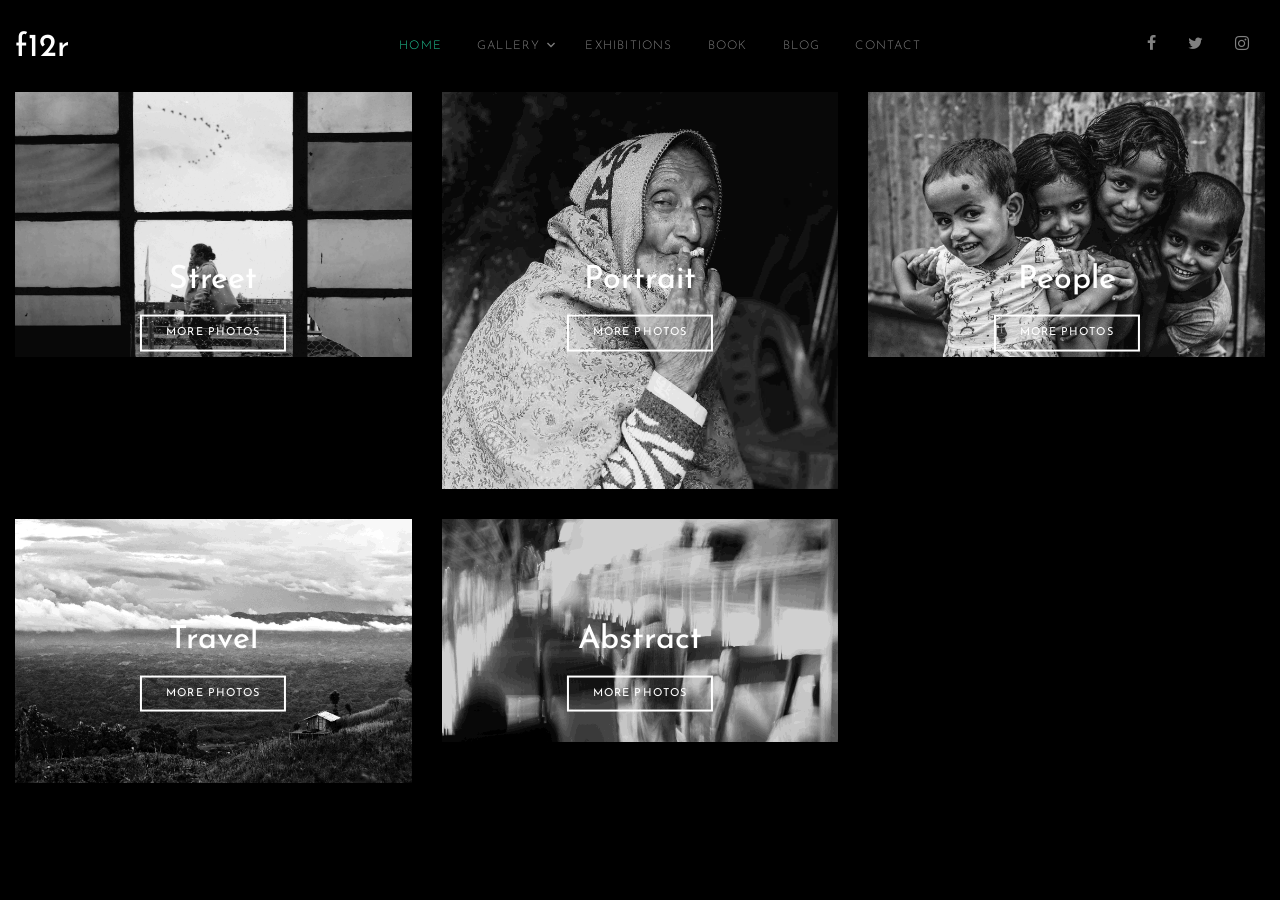
<file: index.html>
<!DOCTYPE html>
<html lang="en">
<head>
  <title>F12R PHOTOGRAPHY &mdash;</title>
  <meta charset="utf-8">
  <meta name="viewport" content="width=device-width, initial-scale=1, shrink-to-fit=no">

  <link href="https://fonts.googleapis.com/css2?family=Josefin+Sans:wght@400;700&family=Roboto+Mono:wght@400;700&display=swap" rel="stylesheet">
  <link rel="stylesheet" href="fonts/icomoon/style.css">

  <link rel="stylesheet" href="css/bootstrap.min.css">
  <link rel="stylesheet" href="css/magnific-popup.css">
  <link rel="stylesheet" href="css/jquery-ui.css">
  <link rel="stylesheet" href="css/owl.carousel.min.css">
  <link rel="stylesheet" href="css/owl.theme.default.min.css">

  <link rel="stylesheet" href="css/lightgallery.min.css">    

  <link rel="stylesheet" href="css/bootstrap-datepicker.css">

  <link rel="stylesheet" href="fonts/flaticon/font/flaticon.css">

  <link rel="stylesheet" href="css/swiper.css">

  <link rel="stylesheet" href="css/aos.css">

  <link rel="stylesheet" href="css/style.css">
<style>
  .site-mobile-menu {
    display: none;
    position: fixed;
    top: 0;
    left: 0;
    width: 100%;
    height: 100%;
    background: #333;
    z-index: 1000;
    overflow-y: auto;
    transition: all 0.3s ease-in-out;
}

.site-mobile-menu.active {
    display: block;
}

.site-mobile-menu .site-mobile-menu-header {
    display: flex;
    justify-content: flex-end;
    padding: 15px;
}

.site-mobile-menu .site-mobile-menu-close span {
    font-size: 24px;
    color: white;
    cursor: pointer;
}

.site-mobile-menu-body ul {
    padding: 20px;
    list-style: none;
}

.site-mobile-menu-body ul li {
    margin-bottom: 10px;
}

.site-mobile-menu-body ul li a {
    color: white;
    text-decoration: none;
    font-size: 18px;
}

.site-mobile-menu-body ul li a:hover {
    color: #f8c471;
}

</style>
</head>
<body>

  <div class="site-wrap">

    <div class="site-mobile-menu">
        <div class="site-mobile-menu-header">
            <div class="site-mobile-menu-close mt-3">
                <span class="icon-close2 js-menu-toggle"></span>
            </div>
        </div>
        <div class="site-mobile-menu-body">
            <ul class="site-menu list-unstyled">
                <li class="active"><a href="index.html">Home</a></li>
                <li class="has-children">
                    <a href="https://flickr.com/photos/fahimmuntashir/">Gallery</a>
                    <ul class="dropdown">
                        <li><a href="https://flickr.com/photos/fahimmuntashir/">Street</a></li>
                        <li><a href="https://portraitmode.io/profile/f12r/">Portrait</a></li>
                        <li><a href="https://portraitmode.io/profile/f12r/">People</a></li>
                        <li><a href="#">Architecture</a></li>
                        <li><a href="#">Animals</a></li>
                        <li><a href="#">Travel</a></li>
                        
                    </ul>
                </li>
                <li><a href="exhibition.html">Exhibitions</a></li>
                <li><a href="books.html">Book</a></li>
                <li><a href="https://fahimmuntashir.com/photography">Blog</a></li>
                <li><a href="contact.html">Contact</a></li>
            </ul>
        </div>
    </div>

    <header class="site-navbar py-3" role="banner">
        <div class="container-fluid">
            <div class="row align-items-center">
                <div class="col-6 col-xl-2" data-aos="fade-down">
                    <h1 class="mb-0"><a href="https://fahimmuntashir.com/" class="text-white h2 mb-0">f12r</a></h1>
                </div>
                <div class="col-10 col-md-8 d-none d-xl-block" data-aos="fade-down">
                    <nav class="site-navigation position-relative text-right text-lg-center" role="navigation">
                        <ul class="site-menu js-clone-nav mx-auto d-none d-lg-block">
                            <li class="active"><a href="index.html">Home</a></li>
                            <li class="has-children">
                                <a href="https://flickr.com/photos/fahimmuntashir/">Gallery</a>
                                <ul class="dropdown">
                                    <li><a href="https://flickr.com/photos/fahimmuntashir/">Street</a></li>
                                    <li><a href="https://portraitmode.io/profile/f12r/">Portrait</a></li>
                                    <li><a href="https://portraitmode.io/profile/f12r/">People</a></li>
                                    <li><a href="#">Architecture</a></li>
                                    <li><a href="#">Animals</a></li>
                                    <li><a href="#">Travel</a></li>
                                </ul>
                            </li>
                            <li><a href="exhibition.html">Exhibitions</a></li>
                            <li><a href="books.html">Book</a></li>
                            <li><a href="https://fahimmuntashir.com/photography">Blog</a></li>
                            <li><a href="contact.html">Contact</a></li>
                        </ul>
                    </nav>
                </div>
                <div class="col-6 col-xl-2 text-right" data-aos="fade-down">
                    <div class="d-none d-xl-inline-block">
                        <ul class="site-menu js-clone-nav ml-auto list-unstyled d-flex text-right mb-0" data-class="social">
                            <li><a href="https://www.facebook.com/f12r.me/" class="pl-0 pr-3"><span class="icon-facebook"></span></a></li>
                            <li><a href="https://x.com/Fahim_Muntashir" class="pl-3 pr-3"><span class="icon-twitter"></span></a></li>
                            <li><a href="https://www.instagram.com/fahim_muntashir/" class="pl-3 pr-3"><span class="icon-instagram"></span></a></li>
                        </ul>
                    </div>
                    <div class="d-inline-block d-xl-none ml-md-0 mr-auto py-3" style="position: relative; top: 3px;">
                        <a href="#" class="site-menu-toggle js-menu-toggle text-white"><span class="icon-menu h3"></span></a>
                    </div>
                </div>
            </div>
        </div>
    </header>
</div>


    <div class="container-fluid" data-aos="fade" data-aos-delay="500">
      <div class="row">
        <div class="col-lg-4">

          <div class="image-wrap-2">
            <div class="image-info">
              <h2 class="mb-3">Street</h2>
              <a href="street.html" class="btn btn-outline-white py-2 px-4">More Photos</a>
            </div>
            <img src="images/street/18.jpg" alt="Image" class="img-fluid">
          </div>

        </div>
        <div class="col-lg-4">
          <div class="image-wrap-2">
            <div class="image-info">
              <h2 class="mb-3">Portrait</h2>
              <a href="portrait.html" class="btn btn-outline-white py-2 px-4">More Photos</a>
            </div>
            <img src="images/portrait/cover.jpg" alt="Image" class="img-fluid">
          </div>
        </div>
        <div class="col-lg-4">
          <div class="image-wrap-2">
            <div class="image-info">
              <h2 class="mb-3">People</h2>
              <a href="people.html" class="btn btn-outline-white py-2 px-4">More Photos</a>
            </div>
            <img src="images/people/1.jpg" alt="Image" class="img-fluid">
          </div>
        </div>

        <div class="col-lg-4">
          <div class="image-wrap-2">
            <div class="image-info">
              <h2 class="mb-3">Travel</h2>
              <a href="travel.html" class="btn btn-outline-white py-2 px-4">More Photos</a>
            </div>
            <img src="images/travel/1.jpg" alt="Image" class="img-fluid">
          </div>
        </div>

        <div class="col-lg-4">
          <div class="image-wrap-2">
            <div class="image-info">
              <h2 class="mb-3">Abstract</h2>
              <a href="abstract.html" class="btn btn-outline-white py-2 px-4">More Photos</a>
            </div>
            <img src="images/abstract/5.jpg" alt="Image" class="img-fluid">
          </div>
        </div>

      

      </div>
    </div>

   

    

    
    
  </div>

  <script src="js/jquery-3.3.1.min.js"></script>
  <script src="js/jquery-migrate-3.0.1.min.js"></script>
  <script src="js/jquery-ui.js"></script>
  <script src="js/popper.min.js"></script>
  <script src="js/bootstrap.min.js"></script>
  <script src="js/owl.carousel.min.js"></script>
  <script src="js/jquery.stellar.min.js"></script>
  <script src="js/jquery.countdown.min.js"></script>
  <script src="js/jquery.magnific-popup.min.js"></script>
  <script src="js/bootstrap-datepicker.min.js"></script>
  <script src="js/swiper.min.js"></script>
  <script src="js/aos.js"></script>

  <script src="js/picturefill.min.js"></script>
  <script src="js/lightgallery-all.min.js"></script>
  <script src="js/jquery.mousewheel.min.js"></script>

  <script src="js/main.js"></script>
  
  <script>
   document.addEventListener("DOMContentLoaded", function () {
  const menuToggle = document.querySelector(".js-menu-toggle");
  const mobileMenu = document.querySelector(".site-mobile-menu");

  if (menuToggle && mobileMenu) {
    menuToggle.addEventListener("click", function (e) {
      e.preventDefault();
      mobileMenu.classList.toggle("active");
    });
  }
});


    $(document).ready(function(){
      $('#lightgallery').lightGallery();
    });
  </script>

</body>
</html>
</file>
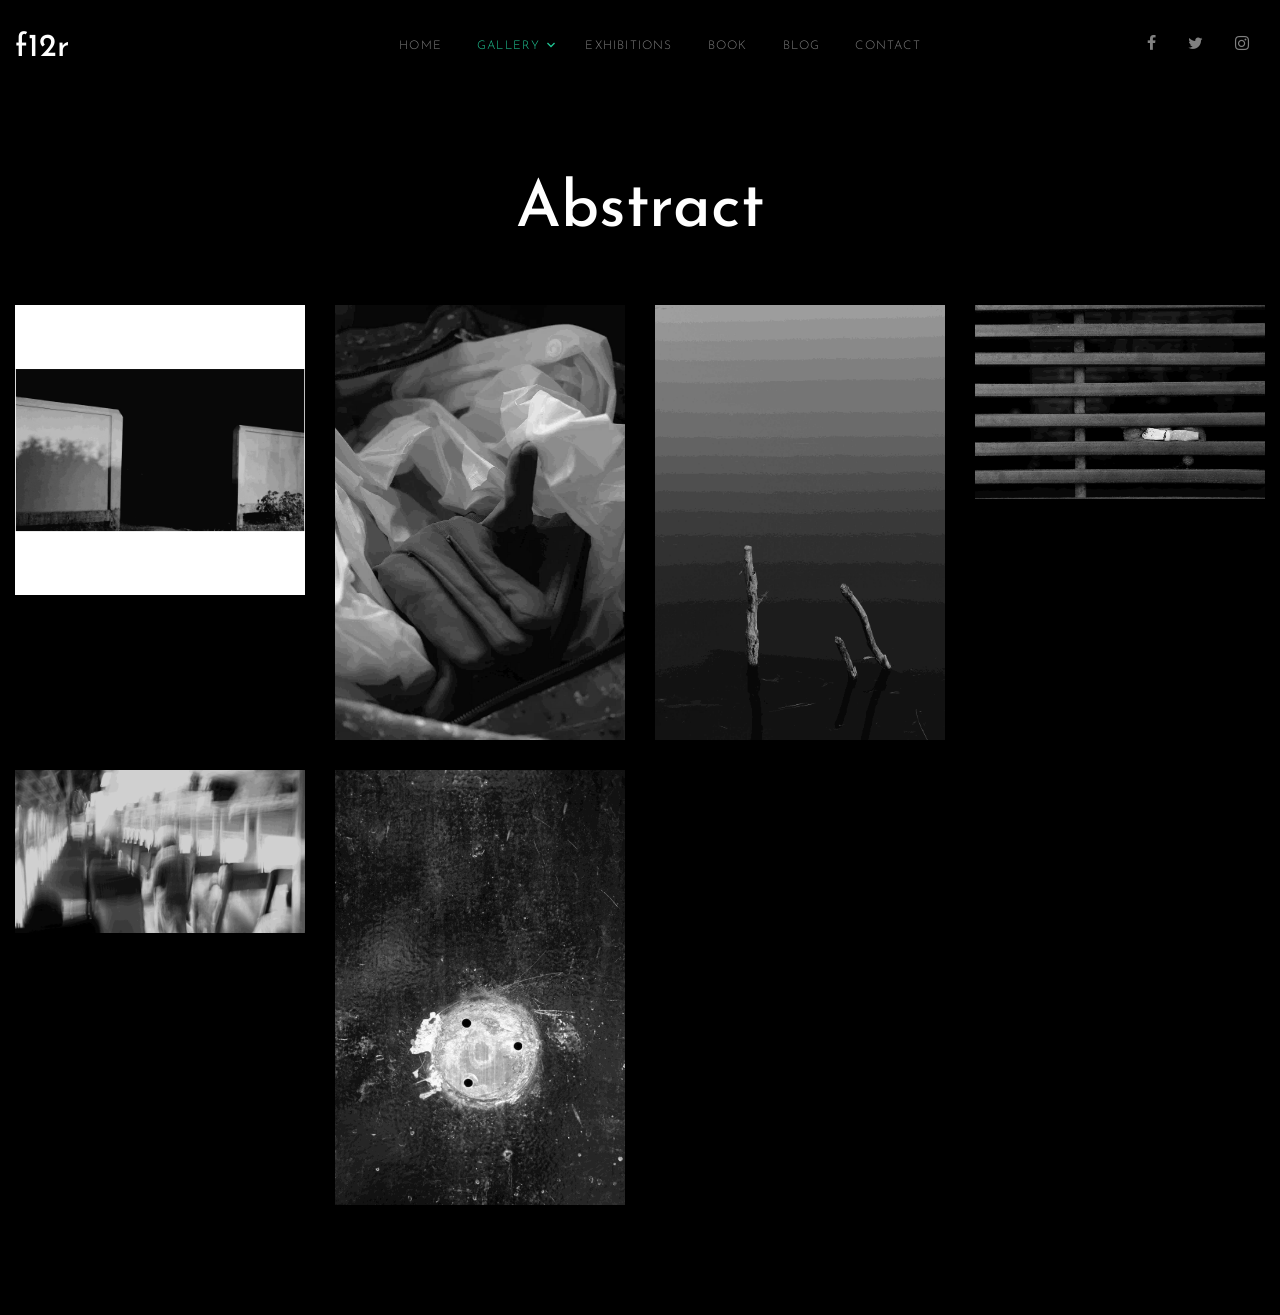
<file: abstract.html>
<!DOCTYPE html>
<html lang="en">
  <head>
    <title>f12r &mdash;</title>
    <meta charset="utf-8" />
    <meta
      name="viewport"
      content="width=device-width, initial-scale=1, shrink-to-fit=no"
    />

    <link
      href="https://fonts.googleapis.com/css2?family=Josefin+Sans:wght@400;700&family=Roboto+Mono:wght@400;700&display=swap"
      rel="stylesheet"
    />
    <link rel="stylesheet" href="fonts/icomoon/style.css" />

    <link rel="stylesheet" href="css/bootstrap.min.css" />
    <link rel="stylesheet" href="css/magnific-popup.css" />
    <link rel="stylesheet" href="css/jquery-ui.css" />
    <link rel="stylesheet" href="css/owl.carousel.min.css" />
    <link rel="stylesheet" href="css/owl.theme.default.min.css" />

    <link rel="stylesheet" href="css/lightgallery.min.css" />

    <link rel="stylesheet" href="css/bootstrap-datepicker.css" />

    <link rel="stylesheet" href="fonts/flaticon/font/flaticon.css" />

    <link rel="stylesheet" href="css/swiper.css" />

    <link rel="stylesheet" href="css/aos.css" />

    <link rel="stylesheet" href="css/style.css" />
  </head>
  <body>
    <div class="site-wrap">
      <div class="site-mobile-menu">
        <div class="site-mobile-menu-header">
          <div class="site-mobile-menu-close mt-3">
            <span class="icon-close2 js-menu-toggle"></span>
          </div>
        </div>
        <div class="site-mobile-menu-body"></div>
      </div>

      <header class="site-navbar py-3" role="banner">
        <div class="container-fluid">
          <div class="row align-items-center">
            <div class="col-6 col-xl-2" data-aos="fade-down">
              <h1 class="mb-0">
                <a href="index.html" class="text-white h2 mb-0"
                  >f12r</a
                >
              </h1>
            </div>
            <div class="col-10 col-md-8 d-none d-xl-block" data-aos="fade-down">
              <nav
                class="site-navigation position-relative text-right text-lg-center"
                role="navigation"
              >
                <ul class="site-menu js-clone-nav mx-auto d-none d-lg-block">
                  <li><a href="index.html">Home</a></li>
                  <li class="has-children active">
                    <a href="https://flickr.com/photos/fahimmuntashir/">Gallery</a>
                    <ul class="dropdown">
                      <li><a href="https://flickr.com/photos/fahimmuntashir/">Street</a></li>
                      <li><a href="https://portraitmode.io/profile/f12r/">Portrait</a></li>
                      <li><a href="https://portraitmode.io/profile/f12r/">People</a></li>
                      <li><a href="#">Architecture</a></li>
                      <li><a href="#">Animals</a></li>
                      <li><a href="#">Travel</a></li>
                    </ul>
                  </li>
                  <li><a href="exhibition.html">Exhibitions</a></li>
                <li><a href="books.html">Book</a></li>
                <li><a href="https://fahimmuntashir.com/photography">Blog</a></li>
                <li><a href="contact.html">Contact</a></li>
                </ul>
              </nav>
            </div>

            <div class="col-6 col-xl-2 text-right" data-aos="fade-down">
              <div class="d-none d-xl-inline-block">
                <ul
                  class="site-menu js-clone-nav ml-auto list-unstyled d-flex text-right mb-0"
                  data-class="social"
                >
                  <li><a href="https://www.facebook.com/f12r.me/" class="pl-0 pr-3"><span class="icon-facebook"></span></a></li>
                            <li><a href="https://x.com/Fahim_Muntashir" class="pl-3 pr-3"><span class="icon-twitter"></span></a></li>
                            <li><a href="https://www.instagram.com/fahim_muntashir/" class="pl-3 pr-3"><span class="icon-instagram"></span></a></li>
                </ul>
              </div>

              <div
                class="d-inline-block d-xl-none ml-md-0 mr-auto py-3"
                style="position: relative; top: 3px"
              >
                <a href="#" class="site-menu-toggle js-menu-toggle text-white"
                  ><span class="icon-menu h3"></span
                ></a>
              </div>
            </div>
          </div>
        </div>
      </header>

      <div class="site-section" data-aos="fade">
        <div class="container-fluid">
          <div class="row justify-content-center">
            <div class="col-md-7">
              <div class="row mb-5">
                <div class="col-12">
                  <h2 class="site-section-heading text-center">Abstract</h2>
                </div>
              </div>
            </div>
          </div>
          <div class="row" id="lightgallery">
            <div
              class="col-sm-6 col-md-4 col-lg-3 col-xl-3 item"
              data-aos="fade"
              data-src="images/big-images/abstract/1.jpg"
              data-sub-html="<h4>shadow in darkness</h4><p></p>"
            >
              <a href="#"
                ><img src="images/abstract/1.jpg" alt="IMage" class="img-fluid"
              /></a>

            </div>
            <div
              class="col-sm-6 col-md-4 col-lg-3 col-xl-3 item"
              data-aos="fade"
              data-src="images/big-images/abstract/2.jpg"
              data-sub-html="<h4></h4><p>untitled</p>"
            >
              <a href="#"
                ><img src="images/abstract/2.jpg" alt="IMage" class="img-fluid"
              /></a>
            </div>


            <div
              class="col-sm-6 col-md-4 col-lg-3 col-xl-3 item"
              data-aos="fade"
              data-src="images/big-images/abstract/3.jpg"
              data-sub-html="<h4>the old monk and his disciples.</h4><p></p>"
            >
              <a href="#"
                ><img src="images/abstract/3.jpg" alt="IMage" class="img-fluid"
              /></a>
            </div>
            <div
              class="col-sm-6 col-md-4 col-lg-3 col-xl-3 item"
              data-aos="fade"
              data-src="images/big-images/abstract/4.jpg"
              data-sub-html="<h4>unexpected holder</h4><p></p>"
            >
              <a href="#"
                ><img src="images/abstract/4.jpg" alt="IMage" class="img-fluid"
              /></a>
            </div>
            <div
              class="col-sm-6 col-md-4 col-lg-3 col-xl-3 item"
              data-aos="fade"
              data-src="images/big-images/abstract/5.jpg"
              data-sub-html="<h4>untitled</h4><p></p>"
            >
              <a href="#"
                ><img src="images/abstract/5.jpg" alt="IMage" class="img-fluid"
              /></a>
            </div>
            <div
              class="col-sm-6 col-md-4 col-lg-3 col-xl-3 item"
              data-aos="fade"
              data-src="images/big-images/abstract/6.jpg"
              data-sub-html="<h4>untitled</h4><p></p>"
            >
              <a href="#"
                ><img src="images/abstract/6.jpg" alt="IMage" class="img-fluid"
              /></a>
            </div>
            
            
            
          </div>
        </div>
      </div>
    </div>

    <script src="js/jquery-3.3.1.min.js"></script>
    <script src="js/jquery-migrate-3.0.1.min.js"></script>
    <script src="js/jquery-ui.js"></script>
    <script src="js/popper.min.js"></script>
    <script src="js/bootstrap.min.js"></script>
    <script src="js/owl.carousel.min.js"></script>
    <script src="js/jquery.stellar.min.js"></script>
    <script src="js/jquery.countdown.min.js"></script>
    <script src="js/jquery.magnific-popup.min.js"></script>
    <script src="js/bootstrap-datepicker.min.js"></script>
    <script src="js/swiper.min.js"></script>
    <script src="js/aos.js"></script>

    <script src="js/picturefill.min.js"></script>
    <script src="js/lightgallery-all.min.js"></script>
    <script src="js/jquery.mousewheel.min.js"></script>

    <script src="js/main.js"></script>

    <script>
      $(document).ready(function () {
        $("#lightgallery").lightGallery();
      });
    </script>
  </body>
</html>
</file>
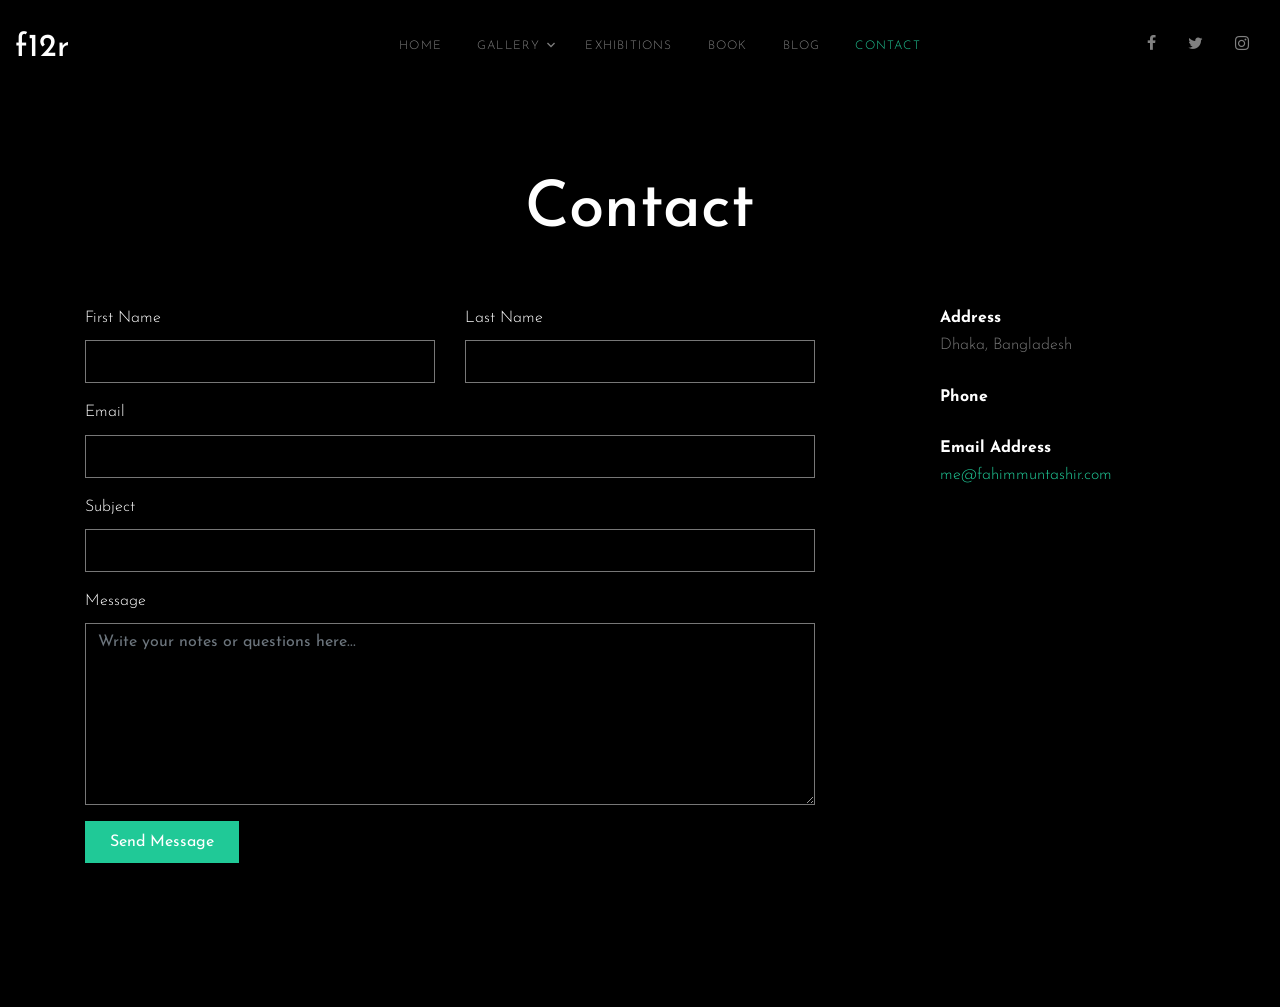
<file: contact.html>
<!DOCTYPE html>
<html lang="en">
<head>
  <title>Photosen &mdash; Colorlib Website Template</title>
  <meta charset="utf-8">
  <meta name="viewport" content="width=device-width, initial-scale=1, shrink-to-fit=no">

  <link href="https://fonts.googleapis.com/css2?family=Josefin+Sans:wght@400;700&family=Roboto+Mono:wght@400;700&display=swap" rel="stylesheet">
  <link rel="stylesheet" href="fonts/icomoon/style.css">

  <link rel="stylesheet" href="css/bootstrap.min.css">
  <link rel="stylesheet" href="css/magnific-popup.css">
  <link rel="stylesheet" href="css/jquery-ui.css">
  <link rel="stylesheet" href="css/owl.carousel.min.css">
  <link rel="stylesheet" href="css/owl.theme.default.min.css">

  <link rel="stylesheet" href="css/lightgallery.min.css">    

  <link rel="stylesheet" href="css/bootstrap-datepicker.css">

  <link rel="stylesheet" href="fonts/flaticon/font/flaticon.css">

  <link rel="stylesheet" href="css/swiper.css">

  <link rel="stylesheet" href="css/aos.css">

  <link rel="stylesheet" href="css/style.css">

</head>
<body>

  <div class="site-wrap">

    <div class="site-mobile-menu">
      <div class="site-mobile-menu-header">
        <div class="site-mobile-menu-close mt-3">
          <span class="icon-close2 js-menu-toggle"></span>
        </div>
      </div>
      <div class="site-mobile-menu-body"></div>
    </div>
    



    <header class="site-navbar py-3" role="banner">

      <div class="container-fluid">
        <div class="row align-items-center">

          <div class="col-6 col-xl-2" data-aos="fade-down">
            <h1 class="mb-0"><a href="index.html" class="text-white h2 mb-0">f12r</a></h1>
          </div>
          <div class="col-10 col-md-8 d-none d-xl-block" data-aos="fade-down">
            <nav class="site-navigation position-relative text-right text-lg-center" role="navigation">

              <ul class="site-menu js-clone-nav mx-auto d-none d-lg-block">
                <li><a href="index.html">Home</a></li>
                <li class="has-children">
                  <a href="https://flickr.com/photos/fahimmuntashir/">Gallery</a>
                  <ul class="dropdown">
                    <li><a href="https://flickr.com/photos/fahimmuntashir/">Street</a></li>
                    <li><a href="https://portraitmode.io/profile/f12r/">Portrait</a></li>
                    <li><a href="https://portraitmode.io/profile/f12r/">People</a></li>
                    <li><a href="#">Architecture</a></li>
                    <li><a href="#">Animals</a></li>
                    <li><a href="#">Travel</a></li>
                    <!-- <li class="has-children">
                      <a href="#">Sub Menu</a>
                      <ul class="dropdown">
                        <li><a href="#">Menu One</a></li>
                        <li><a href="#">Menu Two</a></li>
                        <li><a href="#">Menu Three</a></li>
                      </ul>
                    </li> -->
                  </ul>
                </li>
                <li><a href="exhibition.html">Exhibitions</a></li>
                <li><a href="books.html">Book</a></li>
                <li><a href="https://fahimmuntashir.com/photography">Blog</a></li>
                <li class="active"><a href="contact.html">Contact</a></li>
              </ul>
            </nav>
          </div>

          <div class="col-6 col-xl-2 text-right" data-aos="fade-down">
            <div class="d-none d-xl-inline-block">
              <ul class="site-menu js-clone-nav ml-auto list-unstyled d-flex text-right mb-0" data-class="social">
                <li><a href="https://www.facebook.com/f12r.me/" class="pl-0 pr-3"><span class="icon-facebook"></span></a></li>
                            <li><a href="https://x.com/Fahim_Muntashir" class="pl-3 pr-3"><span class="icon-twitter"></span></a></li>
                            <li><a href="https://www.instagram.com/fahim_muntashir/" class="pl-3 pr-3"><span class="icon-instagram"></span></a></li>
              </ul>
            </div>

            <div class="d-inline-block d-xl-none ml-md-0 mr-auto py-3" style="position: relative; top: 3px;"><a href="#" class="site-menu-toggle js-menu-toggle text-white"><span class="icon-menu h3"></span></a></div>

          </div>

        </div>
      </div>
      
    </header>



    <div class="site-section"  data-aos="fade">
      <div class="container">

        <div class="row justify-content-center">

          <div class="col-md-7">
            <div class="row mb-5">
              <div class="col-12 ">
                <h2 class="site-section-heading text-center">Contact</h2>
              </div>
            </div>
          </div>

        </div>
        
        <div class="row">
          <div class="col-lg-8 mb-5">
            <form action="#">


              <div class="row form-group">
                <div class="col-md-6 mb-3 mb-md-0">
                  <label class="text-white" for="fname">First Name</label>
                  <input type="text" id="fname" class="form-control">
                </div>
                <div class="col-md-6">
                  <label class="text-white" for="lname">Last Name</label>
                  <input type="text" id="lname" class="form-control">
                </div>
              </div>

              <div class="row form-group">

                <div class="col-md-12">
                  <label class="text-white" for="email">Email</label> 
                  <input type="email" id="email" class="form-control">
                </div>
              </div>

              <div class="row form-group">

                <div class="col-md-12">
                  <label class="text-white" for="subject">Subject</label> 
                  <input type="subject" id="subject" class="form-control">
                </div>
              </div>

              <div class="row form-group">
                <div class="col-md-12">
                  <label class="text-white" for="message">Message</label> 
                  <textarea name="message" id="message" cols="30" rows="7" class="form-control" placeholder="Write your notes or questions here..."></textarea>
                </div>
              </div>

              <div class="row form-group">
                <div class="col-md-12">
                  <input type="submit" value="Send Message" class="btn btn-primary py-2 px-4 text-white">
                </div>
              </div>


            </form>
          </div>
          <div class="col-lg-3 ml-auto">
            <div class="mb-3">
              <p class="mb-0 font-weight-bold text-white">Address</p>
              <p class="mb-4">Dhaka, Bangladesh</p>

              <p class="mb-0 font-weight-bold text-white">Phone</p>
              <p class="mb-4"><a href="#"></a></p>

              <p class="mb-0 font-weight-bold text-white">Email Address</p>
              <p class="mb-0"><a href="mailto:me@fahimmuntashir.com">me@fahimmuntashir.com</a></p>

            </div>

          </div>
        </div>
      </div>
    </div>

   

    

    
    
  </div>

  <script src="js/jquery-3.3.1.min.js"></script>
  <script src="js/jquery-migrate-3.0.1.min.js"></script>
  <script src="js/jquery-ui.js"></script>
  <script src="js/popper.min.js"></script>
  <script src="js/bootstrap.min.js"></script>
  <script src="js/owl.carousel.min.js"></script>
  <script src="js/jquery.stellar.min.js"></script>
  <script src="js/jquery.countdown.min.js"></script>
  <script src="js/jquery.magnific-popup.min.js"></script>
  <script src="js/bootstrap-datepicker.min.js"></script>
  <script src="js/swiper.min.js"></script>
  <script src="js/aos.js"></script>

  <script src="js/picturefill.min.js"></script>
  <script src="js/lightgallery-all.min.js"></script>
  <script src="js/jquery.mousewheel.min.js"></script>

  <script src="js/main.js"></script>
  
  <script>
    $(document).ready(function(){
      $('#lightgallery').lightGallery();
    });
  </script>

</body>
</html>
</file>
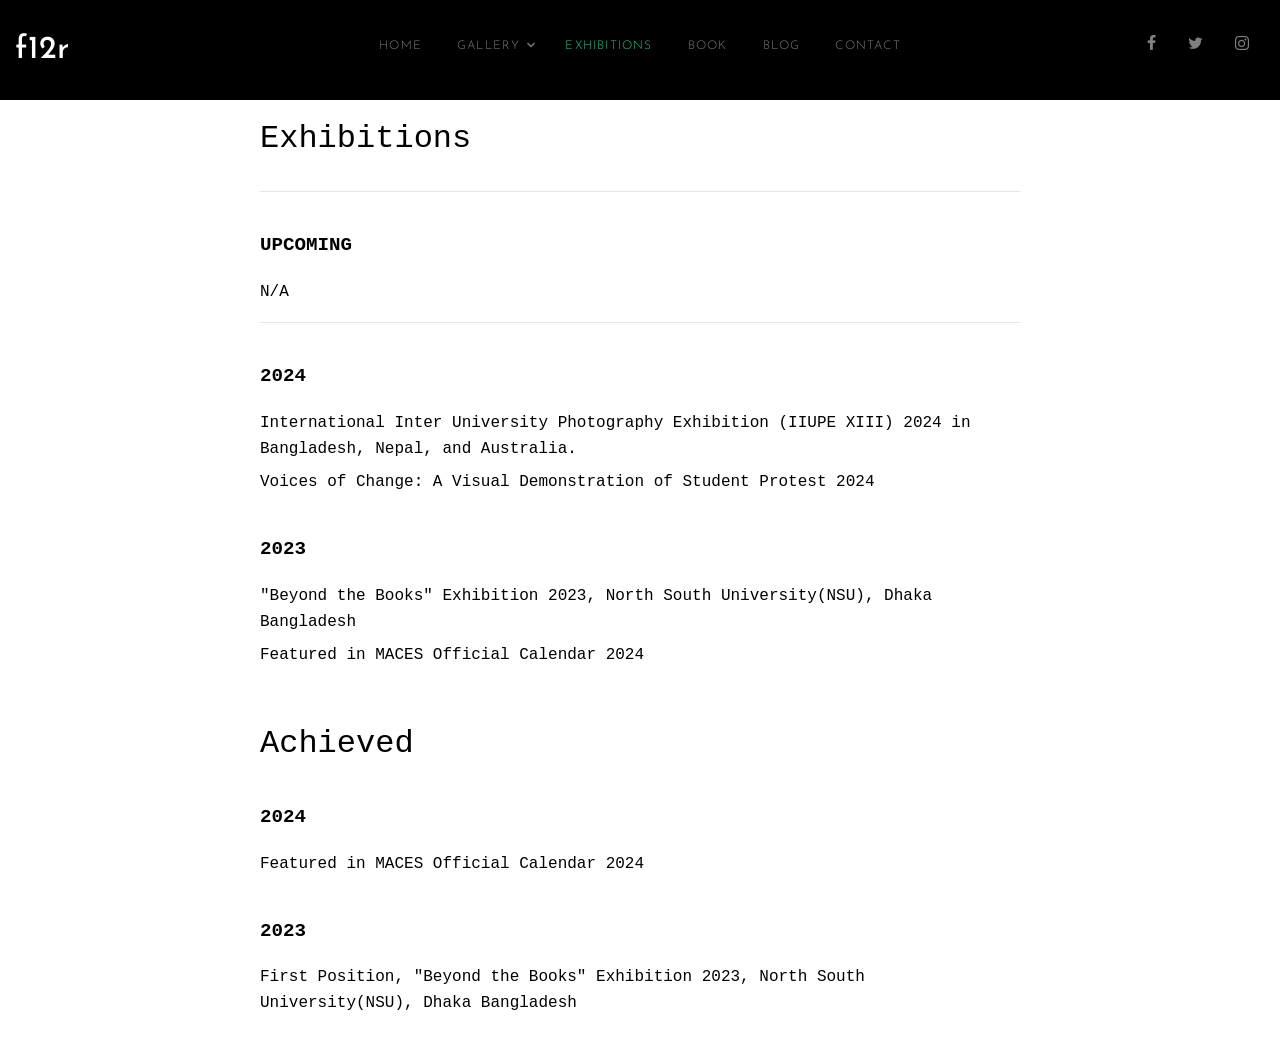
<file: exhibition.html>
<!DOCTYPE html>
<html lang="en">
<head>
  <title>Exhibitions</title>

  <meta charset="utf-8">
  <meta name="viewport" content="width=device-width, initial-scale=1, shrink-to-fit=no">

  <link href="https://fonts.googleapis.com/css2?family=Josefin+Sans:wght@400;700&family=Roboto+Mono:wght@400;700&display=swap" rel="stylesheet">
  <link rel="stylesheet" href="fonts/icomoon/style.css">

  <link rel="stylesheet" href="css/bootstrap.min.css">
  <link rel="stylesheet" href="css/magnific-popup.css">
  <link rel="stylesheet" href="css/jquery-ui.css">
  <link rel="stylesheet" href="css/owl.carousel.min.css">
  <link rel="stylesheet" href="css/owl.theme.default.min.css">

  <link rel="stylesheet" href="css/lightgallery.min.css">    

  <link rel="stylesheet" href="css/bootstrap-datepicker.css">

  <link rel="stylesheet" href="fonts/flaticon/font/flaticon.css">

  <link rel="stylesheet" href="css/swiper.css">

  <link rel="stylesheet" href="css/aos.css">

  <link rel="stylesheet" href="css/style.css">

  <style>
    .main-body-part {
        font-family: 'Courier New', Courier, monospace; /* Ensure font matches original */
        margin: 0;
        padding: 0;
        background-color: #fff;
        color: #000;
        line-height: 1.6;
    }

    .container {
        max-width: 800px;
        margin: 0 auto;
        padding: 20px;
    }

    h1 {
        font-size: 2em;
        margin-bottom: 1em;
    }

    .year {
        font-size: 1.2em;
        font-weight: bold;
        margin-top: 2em;
        margin-bottom: 1em;
    }

    ul {
        list-style: none;
        padding: 0;
    }

    li {
        margin-bottom: 0.5em;
    }

    @media (max-width: 768px) {
        body {
            font-size: 0.9em;
        }

        h1 {
            font-size: 1.8em;
        }

        .container {
            padding: 15px;
        }
    }

    @media (max-width: 480px) {
        h1 {
            font-size: 1.5em;
        }
    }
</style>

</head>
<body>

  <div class="site-wrap">

    <div class="site-mobile-menu">
      <div class="site-mobile-menu-header">
        <div class="site-mobile-menu-close mt-3">
          <span class="icon-close2 js-menu-toggle"></span>
        </div>
      </div>
      <div class="site-mobile-menu-body"></div>
    </div>
    



    <header class="site-navbar py-3" role="banner">

      <div class="container-fluid">
        <div class="row align-items-center">

          <div class="col-6 col-xl-2" data-aos="fade-down">
            <h1 class="mb-0"><a href="index.html" class="text-white h2 mb-0">f12r</a></h1>
          </div>
          <div class="col-10 col-md-8 d-none d-xl-block" data-aos="fade-down">
            <nav class="site-navigation position-relative text-right text-lg-center" role="navigation">

              <ul class="site-menu js-clone-nav mx-auto d-none d-lg-block">
                <li><a href="index.html">Home</a></li>
                <li class="has-children">
                  <a href="https://flickr.com/photos/fahimmuntashir/">Gallery</a>
                  <ul class="dropdown">
                    <li><a href="https://flickr.com/photos/fahimmuntashir/">Street</a></li>
                    <li><a href="https://portraitmode.io/profile/f12r/">Portrait</a></li>
                    <li><a href="https://portraitmode.io/profile/f12r/">People</a></li>
                    <li><a href="#">Architecture</a></li>
                    <li><a href="#">Animals</a></li>
                    <li><a href="#">Travel</a></li>
                    <!-- <li class="has-children">
                      <a href="#">Sub Menu</a>
                      <ul class="dropdown">
                        <li><a href="#">Menu One</a></li>
                        <li><a href="#">Menu Two</a></li>
                        <li><a href="#">Menu Three</a></li>
                      </ul>
                    </li> -->
                  </ul>
                </li>
                <li class="active"><a href="exhibition.html">Exhibitions</a></li>
                <li><a href="books.html">Book</a></li>
                <li><a href="https://fahimmuntashir.com/photography">Blog</a></li>
                <li><a href="contact.html">Contact</a></li>
              </ul>
            </nav>
          </div>

          <div class="col-6 col-xl-2 text-right" data-aos="fade-down">
            <div class="d-none d-xl-inline-block">
              <ul class="site-menu js-clone-nav ml-auto list-unstyled d-flex text-right mb-0" data-class="social">
                <li><a href="https://www.facebook.com/f12r.me/" class="pl-0 pr-3"><span class="icon-facebook"></span></a></li>
                            <li><a href="https://x.com/Fahim_Muntashir" class="pl-3 pr-3"><span class="icon-twitter"></span></a></li>
                            <li><a href="https://www.instagram.com/fahim_muntashir/" class="pl-3 pr-3"><span class="icon-instagram"></span></a></li>
              </ul>
            </div>

            <div class="d-inline-block d-xl-none ml-md-0 mr-auto py-3" style="position: relative; top: 3px;"><a href="#" class="site-menu-toggle js-menu-toggle text-white"><span class="icon-menu h3"></span></a></div>

          </div>

        </div>
      </div>
      
    </header>



   

   

    
    <div class="main-body-part">

    
    
  

    <div class="container">
      <h1>Exhibitions</h1>
      <hr>

      <div class="year">UPCOMING</div>
      <ul>
        <li>N/A</li>
      </ul>
      <hr>

      <div class="year">2024</div>
      <ul>
        <li>
          International Inter University Photography Exhibition (IIUPE XIII) 2024 in Bangladesh, Nepal, and Australia.
        </li>
        <li>Voices of Change: A Visual Demonstration of Student Protest 2024</li>
        
      </ul>

      <div class="year">2023</div>
      <ul>
        <li>"Beyond the Books" Exhibition 2023, North South University(NSU), Dhaka Bangladesh</li>
       <li>Featured in MACES Official Calendar 2024</li>
      </ul>

      

    </div>

    <div class="container">
        <h1>Achieved</h1>
      <div class="year">2024</div>
      <ul>
        <li>Featured in MACES Official Calendar 2024</li>
      </ul>

        <div class="year">2023</div>
      <ul>
        <li>First Position, "Beyond the Books" Exhibition 2023, North South University(NSU), Dhaka Bangladesh</li>
      </ul>
    </div>
    
    

    </div>


  <script src="js/jquery-3.3.1.min.js"></script>
  <script src="js/jquery-migrate-3.0.1.min.js"></script>
  <script src="js/jquery-ui.js"></script>
  <script src="js/popper.min.js"></script>
  <script src="js/bootstrap.min.js"></script>
  <script src="js/owl.carousel.min.js"></script>
  <script src="js/jquery.stellar.min.js"></script>
  <script src="js/jquery.countdown.min.js"></script>
  <script src="js/jquery.magnific-popup.min.js"></script>
  <script src="js/bootstrap-datepicker.min.js"></script>
  <script src="js/swiper.min.js"></script>
  <script src="js/aos.js"></script>

  <script src="js/picturefill.min.js"></script>
  <script src="js/lightgallery-all.min.js"></script>
  <script src="js/jquery.mousewheel.min.js"></script>

  <script src="js/main.js"></script>
  
  <script>
    $(document).ready(function(){
      $('#lightgallery').lightGallery();
    });
  </script>


  </body>
</html>
</file>
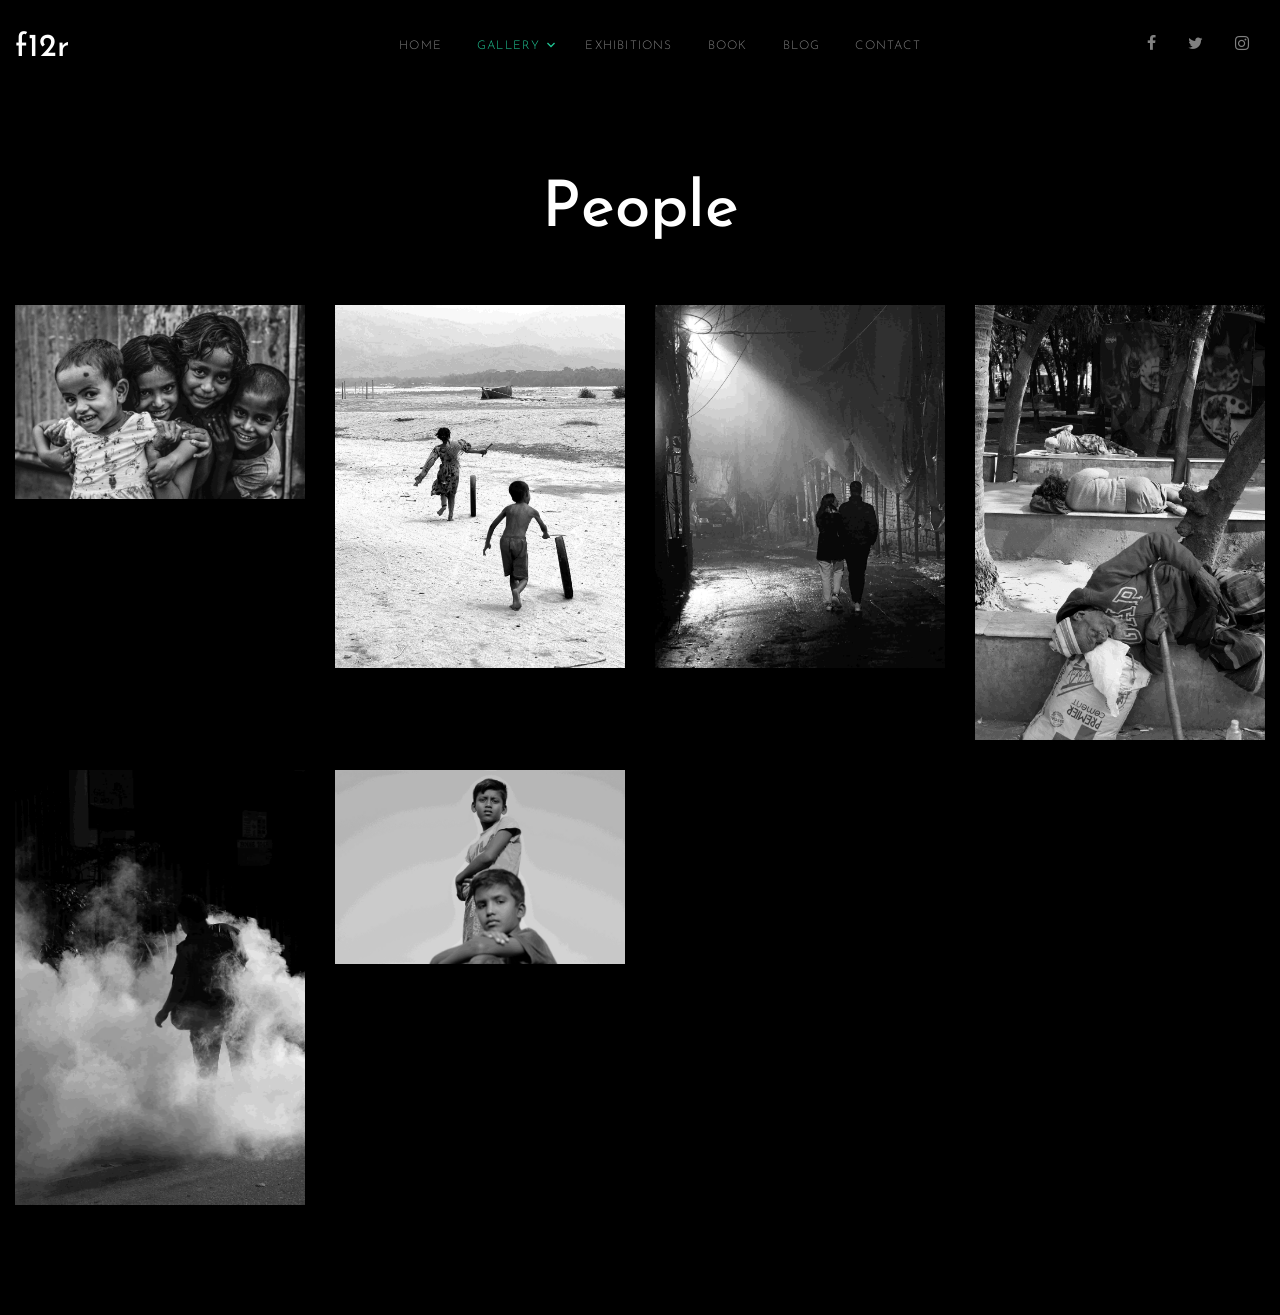
<file: people.html>
<!DOCTYPE html>
<html lang="en">
  <head>
    <title>f12r &mdash;</title>
    <meta charset="utf-8" />
    <meta
      name="viewport"
      content="width=device-width, initial-scale=1, shrink-to-fit=no"
    />

    <link
      href="https://fonts.googleapis.com/css2?family=Josefin+Sans:wght@400;700&family=Roboto+Mono:wght@400;700&display=swap"
      rel="stylesheet"
    />
    <link rel="stylesheet" href="fonts/icomoon/style.css" />

    <link rel="stylesheet" href="css/bootstrap.min.css" />
    <link rel="stylesheet" href="css/magnific-popup.css" />
    <link rel="stylesheet" href="css/jquery-ui.css" />
    <link rel="stylesheet" href="css/owl.carousel.min.css" />
    <link rel="stylesheet" href="css/owl.theme.default.min.css" />

    <link rel="stylesheet" href="css/lightgallery.min.css" />

    <link rel="stylesheet" href="css/bootstrap-datepicker.css" />

    <link rel="stylesheet" href="fonts/flaticon/font/flaticon.css" />

    <link rel="stylesheet" href="css/swiper.css" />

    <link rel="stylesheet" href="css/aos.css" />

    <link rel="stylesheet" href="css/style.css" />
  </head>
  <body>
    <div class="site-wrap">
      <div class="site-mobile-menu">
        <div class="site-mobile-menu-header">
          <div class="site-mobile-menu-close mt-3">
            <span class="icon-close2 js-menu-toggle"></span>
          </div>
        </div>
        <div class="site-mobile-menu-body"></div>
      </div>

      <header class="site-navbar py-3" role="banner">
        <div class="container-fluid">
          <div class="row align-items-center">
            <div class="col-6 col-xl-2" data-aos="fade-down">
              <h1 class="mb-0">
                <a href="index.html" class="text-white h2 mb-0"
                  >f12r</a
                >
              </h1>
            </div>
            <div class="col-10 col-md-8 d-none d-xl-block" data-aos="fade-down">
              <nav
                class="site-navigation position-relative text-right text-lg-center"
                role="navigation"
              >
                <ul class="site-menu js-clone-nav mx-auto d-none d-lg-block">
                  <li><a href="index.html">Home</a></li>
                  <li class="has-children active">
                    <a href="https://flickr.com/photos/fahimmuntashir/">Gallery</a>
                    <ul class="dropdown">
                      <li><a href="https://flickr.com/photos/fahimmuntashir/">Street</a></li>
                      <li><a href="https://portraitmode.io/profile/f12r/">Portrait</a></li>
                      <li><a href="https://portraitmode.io/profile/f12r/">People</a></li>
                      <li><a href="#">Architecture</a></li>
                      <li><a href="#">Animals</a></li>
                      <li><a href="#">Travel</a></li>
                      
                    </ul>
                  </li>
                  <li><a href="exhibition.html">Exhibitions</a></li>
                <li><a href="books.html">Book</a></li>
                <li><a href="https://fahimmuntashir.com/photography">Blog</a></li>
                <li><a href="contact.html">Contact</a></li>
                </ul>
              </nav>
            </div>

            <div class="col-6 col-xl-2 text-right" data-aos="fade-down">
              <div class="d-none d-xl-inline-block">
                <ul
                  class="site-menu js-clone-nav ml-auto list-unstyled d-flex text-right mb-0"
                  data-class="social"
                >
                  <li><a href="https://www.facebook.com/f12r.me/" class="pl-0 pr-3"><span class="icon-facebook"></span></a></li>
                            <li><a href="https://x.com/Fahim_Muntashir" class="pl-3 pr-3"><span class="icon-twitter"></span></a></li>
                            <li><a href="https://www.instagram.com/fahim_muntashir/" class="pl-3 pr-3"><span class="icon-instagram"></span></a></li>
                </ul>
              </div>

              <div
                class="d-inline-block d-xl-none ml-md-0 mr-auto py-3"
                style="position: relative; top: 3px"
              >
                <a href="#" class="site-menu-toggle js-menu-toggle text-white"
                  ><span class="icon-menu h3"></span
                ></a>
              </div>
            </div>
          </div>
        </div>
      </header>

      <div class="site-section" data-aos="fade">
        <div class="container-fluid">
          <div class="row justify-content-center">
            <div class="col-md-7">
              <div class="row mb-5">
                <div class="col-12">
                  <h2 class="site-section-heading text-center">People</h2>
                </div>
              </div>
            </div>
          </div>
          <div class="row" id="lightgallery">
            <div
              class="col-sm-6 col-md-4 col-lg-3 col-xl-3 item"
              data-aos="fade"
              data-src="images/big-images/people/1.jpg"
              data-sub-html="<h4>Smile with all your heart</h4><p>These children do not have much and they don't expect much. Live happily with whatever life has given them.</p>"
            >
              <a href="#"
                ><img src="images/people/1.jpg" alt="IMage" class="img-fluid"
              /></a>

            </div>
            <div
              class="col-sm-6 col-md-4 col-lg-3 col-xl-3 item"
              data-aos="fade"
              data-src="images/big-images/people/2.jpg"
              data-sub-html="<h4>Towards Solitude .... </h4><p>Jadukata River, Sunamganj  | May '23</p>"
            >
              <a href="#"
                ><img src="images/people/2.jpg" alt="IMage" class="img-fluid"
              /></a>
            </div>


            <div
              class="col-sm-6 col-md-4 col-lg-3 col-xl-3 item"
              data-aos="fade"
              data-src="images/big-images/people/3.jpg"
              data-sub-html="<h4>together</h4><p>Darjeeling Street | Sep 2023</p>"
            >
              <a href="#"
                ><img src="images/people/3.jpg" alt="IMage" class="img-fluid"
              /></a>
            </div>
            <div
              class="col-sm-6 col-md-4 col-lg-3 col-xl-3 item"
              data-aos="fade"
              data-src="images/big-images/people/4.jpg"
              data-sub-html="<h4>respite in the city </h4><p>Bahadur Shah Park | 2024</p>"
            >
              <a href="#"
                ><img src="images/people/4.jpg" alt="IMage" class="img-fluid"
              /></a>
            </div>
            <div
              class="col-sm-6 col-md-4 col-lg-3 col-xl-3 item"
              data-aos="fade"
              data-src="images/big-images/people/5.jpg"
              data-sub-html="<h4>untitled</h4><p></p>"
            >
              <a href="#"
                ><img src="images/people/5.jpg" alt="IMage" class="img-fluid"
              /></a>
            </div>
            <div
              class="col-sm-6 col-md-4 col-lg-3 col-xl-3 item"
              data-aos="fade"
              data-src="images/big-images/people/6.jpg"
              data-sub-html="<h4>The Face of Content</h4><p> Hazaribagh, Dhaka |  April '2021</p>"
            >
              <a href="#"
                ><img src="images/people/6.jpg" alt="IMage" class="img-fluid"
              /></a>
            </div>
            
            
            
          </div>
        </div>
      </div>
    </div>

    <script src="js/jquery-3.3.1.min.js"></script>
    <script src="js/jquery-migrate-3.0.1.min.js"></script>
    <script src="js/jquery-ui.js"></script>
    <script src="js/popper.min.js"></script>
    <script src="js/bootstrap.min.js"></script>
    <script src="js/owl.carousel.min.js"></script>
    <script src="js/jquery.stellar.min.js"></script>
    <script src="js/jquery.countdown.min.js"></script>
    <script src="js/jquery.magnific-popup.min.js"></script>
    <script src="js/bootstrap-datepicker.min.js"></script>
    <script src="js/swiper.min.js"></script>
    <script src="js/aos.js"></script>

    <script src="js/picturefill.min.js"></script>
    <script src="js/lightgallery-all.min.js"></script>
    <script src="js/jquery.mousewheel.min.js"></script>

    <script src="js/main.js"></script>

    <script>
      $(document).ready(function () {
        $("#lightgallery").lightGallery();
      });
    </script>
  </body>
</html>
</file>
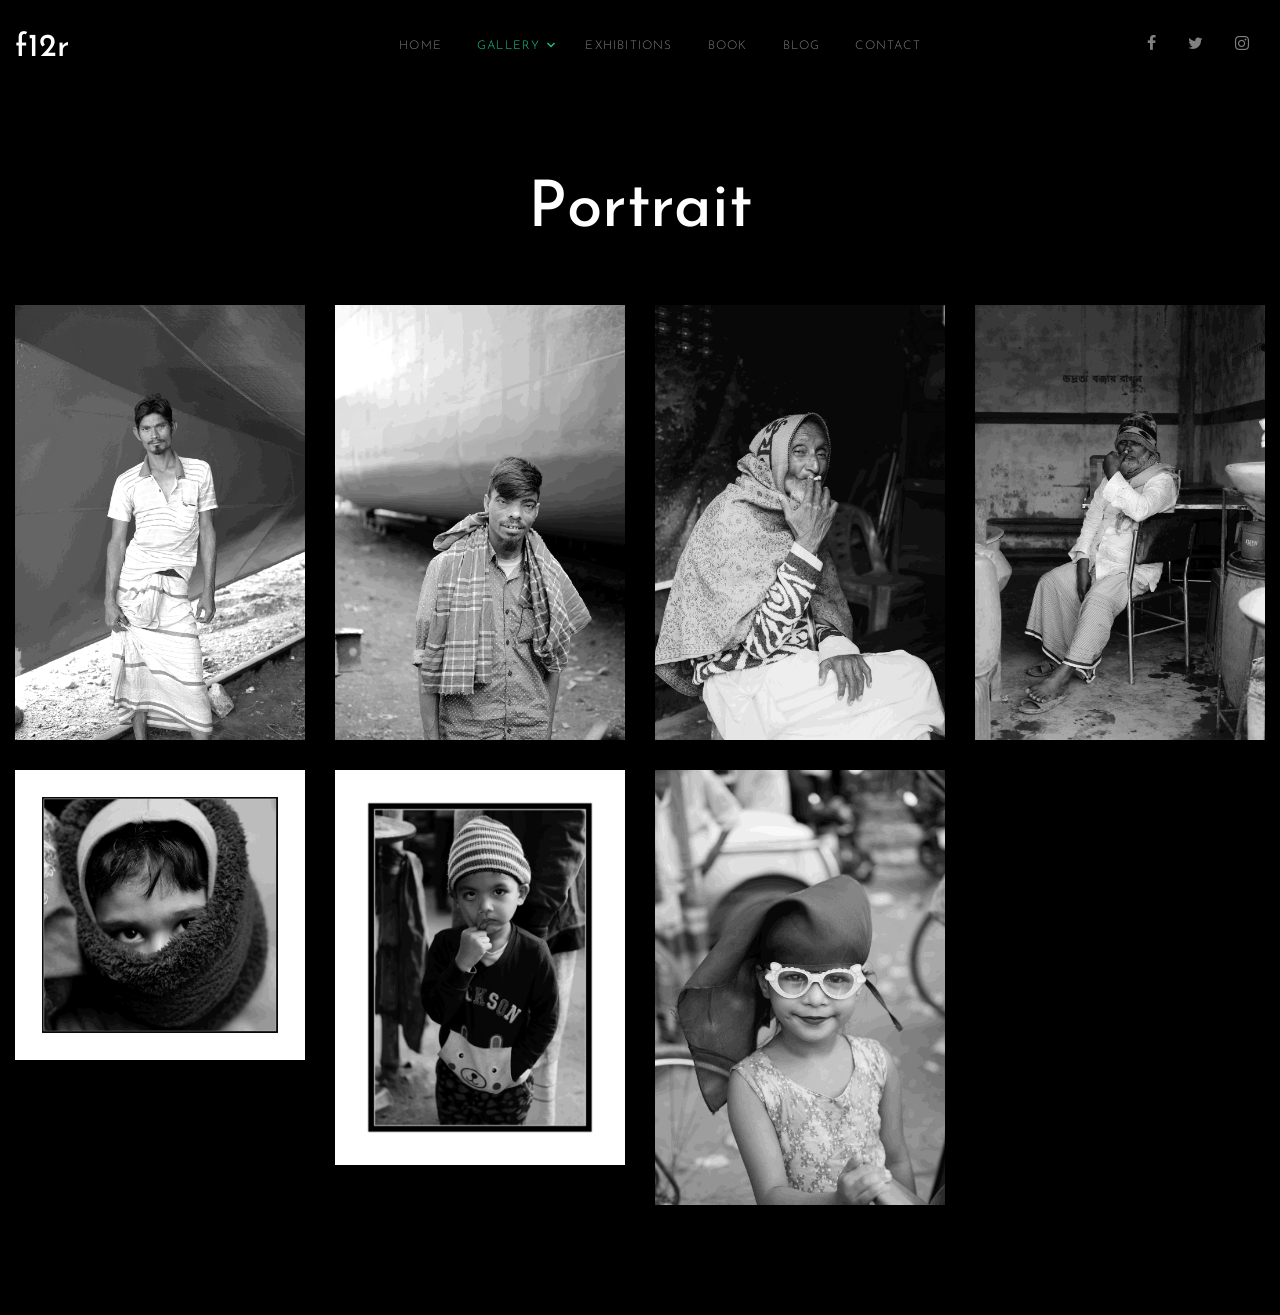
<file: portrait.html>
<!DOCTYPE html>
<html lang="en">
  <head>
    <title>f12r &mdash;</title>
    <meta charset="utf-8" />
    <meta
      name="viewport"
      content="width=device-width, initial-scale=1, shrink-to-fit=no"
    />

    <link
      href="https://fonts.googleapis.com/css2?family=Josefin+Sans:wght@400;700&family=Roboto+Mono:wght@400;700&display=swap"
      rel="stylesheet"
    />
    <link rel="stylesheet" href="fonts/icomoon/style.css" />

    <link rel="stylesheet" href="css/bootstrap.min.css" />
    <link rel="stylesheet" href="css/magnific-popup.css" />
    <link rel="stylesheet" href="css/jquery-ui.css" />
    <link rel="stylesheet" href="css/owl.carousel.min.css" />
    <link rel="stylesheet" href="css/owl.theme.default.min.css" />

    <link rel="stylesheet" href="css/lightgallery.min.css" />

    <link rel="stylesheet" href="css/bootstrap-datepicker.css" />

    <link rel="stylesheet" href="fonts/flaticon/font/flaticon.css" />

    <link rel="stylesheet" href="css/swiper.css" />

    <link rel="stylesheet" href="css/aos.css" />

    <link rel="stylesheet" href="css/style.css" />
  </head>
  <body>
    <div class="site-wrap">
      <div class="site-mobile-menu">
        <div class="site-mobile-menu-header">
          <div class="site-mobile-menu-close mt-3">
            <span class="icon-close2 js-menu-toggle"></span>
          </div>
        </div>
        <div class="site-mobile-menu-body"></div>
      </div>

      <header class="site-navbar py-3" role="banner">
        <div class="container-fluid">
          <div class="row align-items-center">
            <div class="col-6 col-xl-2" data-aos="fade-down">
              <h1 class="mb-0">
                <a href="index.html" class="text-white h2 mb-0"
                  >f12r</a
                >
              </h1>
            </div>
            <div class="col-10 col-md-8 d-none d-xl-block" data-aos="fade-down">
              <nav
                class="site-navigation position-relative text-right text-lg-center"
                role="navigation"
              >
                <ul class="site-menu js-clone-nav mx-auto d-none d-lg-block">
                  <li><a href="index.html">Home</a></li>
                  <li class="has-children active">
                    <a href="https://flickr.com/photos/fahimmuntashir/">Gallery</a>
                    <ul class="dropdown">
                      <li><a href="https://flickr.com/photos/fahimmuntashir/">Street</a></li>
                      <li><a href="https://portraitmode.io/profile/f12r/">Portrait</a></li>
                      <li><a href="https://portraitmode.io/profile/f12r/">People</a></li>
                      <li><a href="#">Architecture</a></li>
                      <li><a href="#">Animals</a></li>
                      <li><a href="#">Travel</a></li>
                    </ul>
                  </li>
                  <li><a href="exhibition.html">Exhibitions</a></li>
                <li><a href="books.html">Book</a></li>
                <li><a href="https://fahimmuntashir.com/photography">Blog</a></li>
                <li><a href="contact.html">Contact</a></li>
                </ul>
              </nav>
            </div>

            <div class="col-6 col-xl-2 text-right" data-aos="fade-down">
              <div class="d-none d-xl-inline-block">
                <ul
                  class="site-menu js-clone-nav ml-auto list-unstyled d-flex text-right mb-0"
                  data-class="social"
                >
                  <li><a href="https://www.facebook.com/f12r.me/" class="pl-0 pr-3"><span class="icon-facebook"></span></a></li>
                            <li><a href="https://x.com/Fahim_Muntashir" class="pl-3 pr-3"><span class="icon-twitter"></span></a></li>
                            <li><a href="https://www.instagram.com/fahim_muntashir/" class="pl-3 pr-3"><span class="icon-instagram"></span></a></li>
                </ul>
              </div>

              <div
                class="d-inline-block d-xl-none ml-md-0 mr-auto py-3"
                style="position: relative; top: 3px"
              >
                <a href="#" class="site-menu-toggle js-menu-toggle text-white"
                  ><span class="icon-menu h3"></span
                ></a>
              </div>
            </div>
          </div>
        </div>
      </header>

      <div class="site-section" data-aos="fade">
        <div class="container-fluid">
          <div class="row justify-content-center">
            <div class="col-md-7">
              <div class="row mb-5">
                <div class="col-12">
                  <h2 class="site-section-heading text-center">Portrait</h2>
                </div>
              </div>
            </div>
          </div>
          <div class="row" id="lightgallery">
            <div
              class="col-sm-6 col-md-4 col-lg-3 col-xl-3 item"
              data-aos="fade"
              data-src="images/big-images/portrait/5.jpg"
              data-sub-html="<h4>portrait of a dockyard worker</h4><p></p>"
            >
              <a href="#"
                ><img src="images/portrait/5.jpg" alt="IMage" class="img-fluid"
              /></a>

            </div>
            <div
              class="col-sm-6 col-md-4 col-lg-3 col-xl-3 item"
              data-aos="fade"
              data-src="images/big-images/portrait/6.jpg"
              data-sub-html="<h4>portrait of a dockyard worker</h4><p></p>"
            >
              <a href="#"
                ><img src="images/portrait/6.jpg" alt="IMage" class="img-fluid"
              /></a>
            </div>


            <div
              class="col-sm-6 col-md-4 col-lg-3 col-xl-3 item"
              data-aos="fade"
              data-src="images/big-images/portrait/3.jpg"
              data-sub-html="<h4>years of life in every puff</h4><p>Beraid, Badda | Dec '24</p>"
            >
              <a href="#"
                ><img src="images/portrait/3.jpg" alt="IMage" class="img-fluid"
              /></a>
            </div>
            <div
              class="col-sm-6 col-md-4 col-lg-3 col-xl-3 item"
              data-aos="fade"
              data-src="images/big-images/portrait/2.jpg"
              data-sub-html="<h4>sits lost in thought</h4><p></p>"
            >
              <a href="#"
                ><img src="images/portrait/2.jpg" alt="IMage" class="img-fluid"
              /></a>
            </div>
            <div
              class="col-sm-6 col-md-4 col-lg-3 col-xl-3 item"
              data-aos="fade"
              data-src="images/big-images/portrait/4.jpg"
              data-sub-html="<h4>wrapped in warmth</h4><p></p>"
            >
              <a href="#"
                ><img src="images/portrait/4.jpg" alt="IMage" class="img-fluid"
              /></a>
            </div>
            <div
              class="col-sm-6 col-md-4 col-lg-3 col-xl-3 item"
              data-aos="fade"
              data-src="images/big-images/portrait/1.jpg"
              data-sub-html="<h4>curious eyes</h4><p></p>"
            >
              <a href="#"
                ><img src="images/portrait/1.jpg" alt="IMage" class="img-fluid"
              /></a>
            </div>
            <div
              class="col-sm-6 col-md-4 col-lg-3 col-xl-3 item"
              data-aos="fade"
              data-src="images/big-images/portrait/7.jpg"
              data-sub-html="<h4>joyful faces of victory</h4><p></p>"
            >
              <a href="#"
                ><img src="images/portrait/7.jpg" alt="IMage" class="img-fluid"
              /></a>
            </div>
            
            
          </div>
        </div>
      </div>
    </div>

    <script src="js/jquery-3.3.1.min.js"></script>
    <script src="js/jquery-migrate-3.0.1.min.js"></script>
    <script src="js/jquery-ui.js"></script>
    <script src="js/popper.min.js"></script>
    <script src="js/bootstrap.min.js"></script>
    <script src="js/owl.carousel.min.js"></script>
    <script src="js/jquery.stellar.min.js"></script>
    <script src="js/jquery.countdown.min.js"></script>
    <script src="js/jquery.magnific-popup.min.js"></script>
    <script src="js/bootstrap-datepicker.min.js"></script>
    <script src="js/swiper.min.js"></script>
    <script src="js/aos.js"></script>

    <script src="js/picturefill.min.js"></script>
    <script src="js/lightgallery-all.min.js"></script>
    <script src="js/jquery.mousewheel.min.js"></script>

    <script src="js/main.js"></script>

    <script>
      $(document).ready(function () {
        $("#lightgallery").lightGallery();
      });
    </script>
  </body>
</html>
</file>
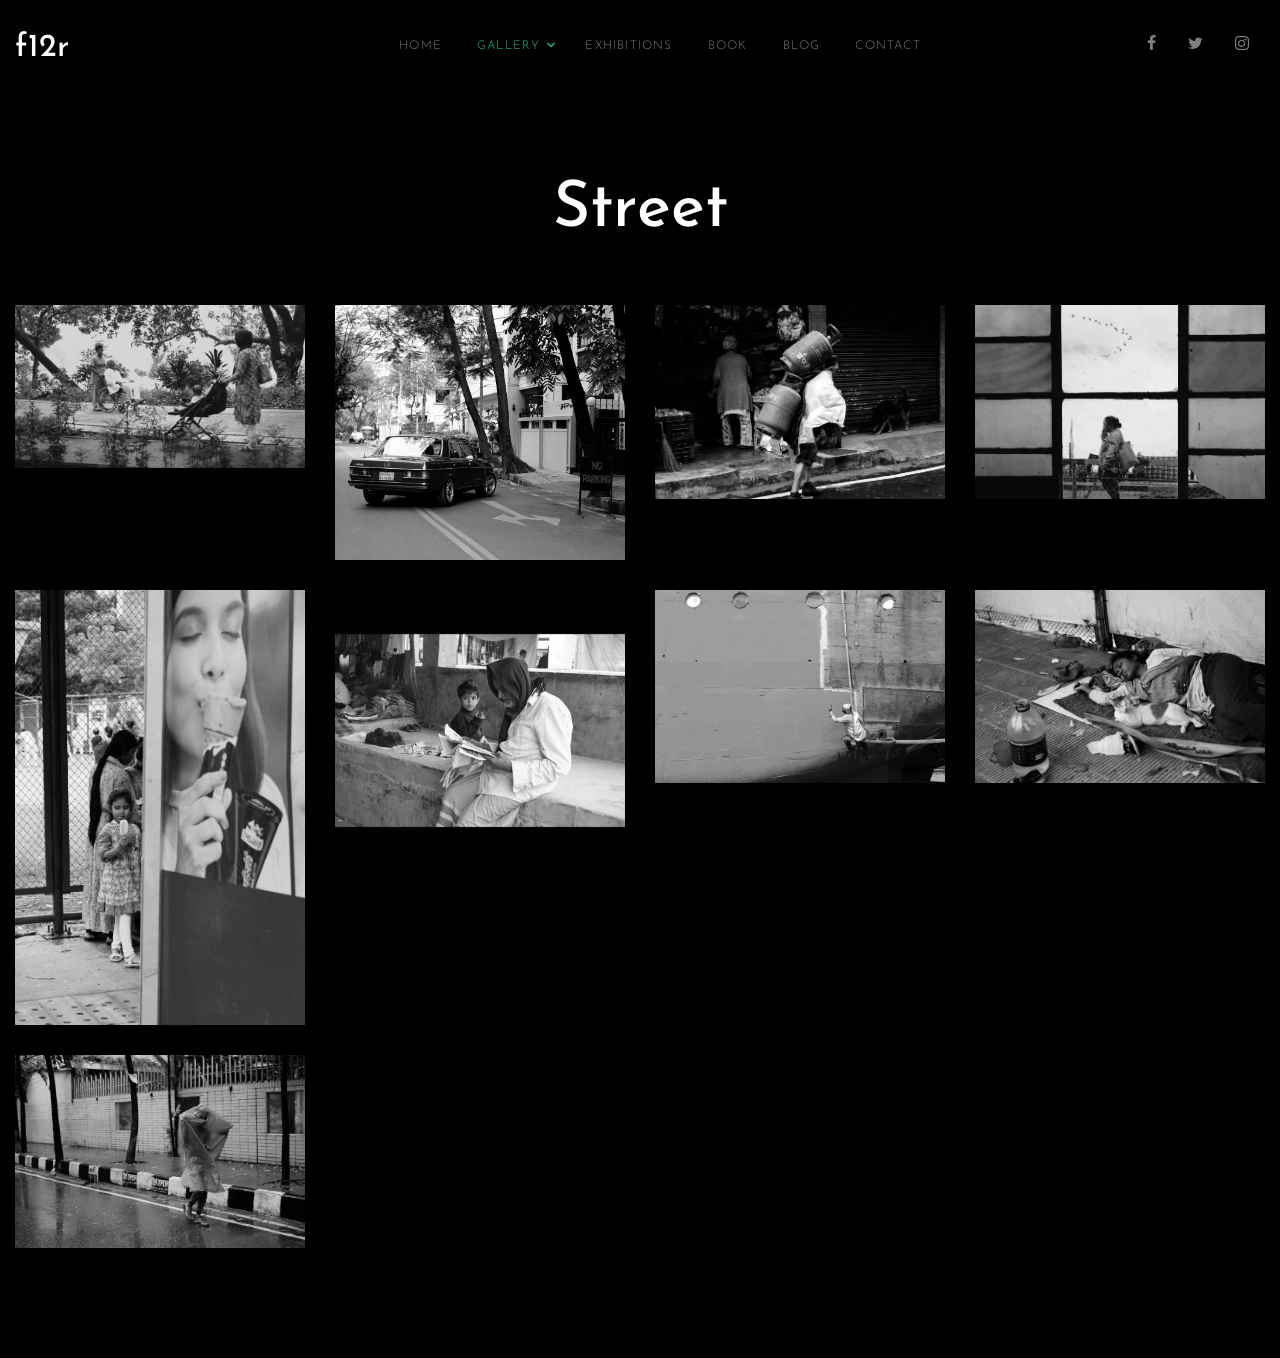
<file: street.html>
<!DOCTYPE html>
<html lang="en">
<head>
  <title>f12r &mdash;</title>
  <meta charset="utf-8">
  <meta name="viewport" content="width=device-width, initial-scale=1, shrink-to-fit=no">

  <link href="https://fonts.googleapis.com/css2?family=Josefin+Sans:wght@400;700&family=Roboto+Mono:wght@400;700&display=swap" rel="stylesheet">
  <link rel="stylesheet" href="fonts/icomoon/style.css">

  <link rel="stylesheet" href="css/bootstrap.min.css">
  <link rel="stylesheet" href="css/magnific-popup.css">
  <link rel="stylesheet" href="css/jquery-ui.css">
  <link rel="stylesheet" href="css/owl.carousel.min.css">
  <link rel="stylesheet" href="css/owl.theme.default.min.css">

  <link rel="stylesheet" href="css/lightgallery.min.css">    

  <link rel="stylesheet" href="css/bootstrap-datepicker.css">

  <link rel="stylesheet" href="fonts/flaticon/font/flaticon.css">

  <link rel="stylesheet" href="css/swiper.css">

  <link rel="stylesheet" href="css/aos.css">

  <link rel="stylesheet" href="css/style.css">

</head>
<body>

  <div class="site-wrap">

    <div class="site-mobile-menu">
      <div class="site-mobile-menu-header">
        <div class="site-mobile-menu-close mt-3">
          <span class="icon-close2 js-menu-toggle"></span>
        </div>
      </div>
      <div class="site-mobile-menu-body"></div>
    </div>
    



    <header class="site-navbar py-3" role="banner">

      <div class="container-fluid">
        <div class="row align-items-center">

          <div class="col-6 col-xl-2" data-aos="fade-down">
            <h1 class="mb-0"><a href="index.html" class="text-white h2 mb-0">f12r</a></h1>
          </div>
          <div class="col-10 col-md-8 d-none d-xl-block" data-aos="fade-down">
            <nav class="site-navigation position-relative text-right text-lg-center" role="navigation">

              <ul class="site-menu js-clone-nav mx-auto d-none d-lg-block">
                <li><a href="index.html">Home</a></li>
                <li class="has-children active">
                  <a href="https://flickr.com/photos/fahimmuntashir/">Gallery</a>
                  <ul class="dropdown">
                    <li><a href="https://flickr.com/photos/fahimmuntashir/">Street</a></li>
                        <li><a href="https://portraitmode.io/profile/f12r/">Portrait</a></li>
                        <li><a href="https://portraitmode.io/profile/f12r/">People</a></li>
                        <li><a href="#">Architecture</a></li>
                        <li><a href="#">Animals</a></li>
                        <li><a href="#">Travel</a></li>
                    
                  </ul>
                </li>
                <li><a href="exhibition.html">Exhibitions</a></li>
                <li><a href="books.html">Book</a></li>
                <li><a href="https://fahimmuntashir.com/photography">Blog</a></li>
                <li><a href="contact.html">Contact</a></li>
              </ul>
            </nav>
          </div>

          <div class="col-6 col-xl-2 text-right" data-aos="fade-down">
            <div class="d-none d-xl-inline-block">
              <ul class="site-menu js-clone-nav ml-auto list-unstyled d-flex text-right mb-0" data-class="social">
               <li><a href="https://www.facebook.com/f12r.me/" class="pl-0 pr-3"><span class="icon-facebook"></span></a></li>
                            <li><a href="https://x.com/Fahim_Muntashir" class="pl-3 pr-3"><span class="icon-twitter"></span></a></li>
                            <li><a href="https://www.instagram.com/fahim_muntashir/" class="pl-3 pr-3"><span class="icon-instagram"></span></a></li>
              </ul>
            </div>

            <div class="d-inline-block d-xl-none ml-md-0 mr-auto py-3" style="position: relative; top: 3px;"><a href="#" class="site-menu-toggle js-menu-toggle text-white"><span class="icon-menu h3"></span></a></div>

          </div>

        </div>
      </div>
      
    </header>



    <div class="site-section"  data-aos="fade">
      <div class="container-fluid">

        <div class="row justify-content-center">

          <div class="col-md-7">
            <div class="row mb-5">
              <div class="col-12 ">
                <h2 class="site-section-heading text-center">Street</h2>
              </div>
            </div>
          </div>

        </div>
        <div class="row" id="lightgallery">
          <div class="col-sm-6 col-md-4 col-lg-3 col-xl-3 item" data-aos="fade" data-src="images/big-images/street/1.jpg" data-sub-html="<h4>reflection</h4><p>

            Said the little boy, “Sometimes I drop my spoon.”
            Said the little old man, “I do that too.”
            - Chel Silverstein. 
            
            Shahabuddin Park | September '2023</p>">
            <a href="#"><img src="images/street/1.jpg" alt="IMage" class="img-fluid"></a>
          </div>
          <div class="col-sm-6 col-md-4 col-lg-3 col-xl-3 item" data-aos="fade" data-src="images/big-images/street/7.jpg" data-sub-html="<h4>Parking</h4><p>Gulshan, Dhaka | March '2023</p>">
            <a href="#"><img src="images/street/7.jpg" alt="IMage" class="img-fluid"></a>
          </div>
          <div class="col-sm-6 col-md-4 col-lg-3 col-xl-3 item" data-aos="fade" data-src="images/big-images/street/17.jpg" data-sub-html="<h4>the struggle</h4><p>Darjeeling, India</p>">
            <a href="#"><img src="images/street/17.jpg" alt="IMage" class="img-fluid"></a>
          </div>
          <div class="col-sm-6 col-md-4 col-lg-3 col-xl-3 item" data-aos="fade" data-src="images/big-images/street/18.jpg" data-sub-html="<h4>untitled</h4><p>Darjeeling, India</p>">
            <a href="#"><img src="images/street/18.jpg" alt="IMage" class="img-fluid"></a>
          </div>
          <div class="col-sm-6 col-md-4 col-lg-3 col-xl-3 item" data-aos="fade" data-src="images/big-images/street/21.jpg" data-sub-html="<h4>Indulging in sweet moments, just like the poster promised</h4><p>Banani | Oct 2023          </p>">
            <a href="#"><img src="images/street/21.jpg" alt="IMage" class="img-fluid"></a>
          </div>
          <div class="col-sm-6 col-md-4 col-lg-3 col-xl-3 item" data-aos="fade" data-src="images/big-images/street/2.jpg" data-sub-html="<h4></h4><p>Beraid, Badda | Dec '24</p>">
            <a href="#"><img src="images/street/2.jpg" alt="IMage" class="img-fluid"></a>
          </div>
          <div class="col-sm-6 col-md-4 col-lg-3 col-xl-3 item" data-aos="fade" data-src="images/big-images/street/3.jpg" data-sub-html="<h4>dockyard worker</h4><p></p>">
            <a href="#"><img src="images/street/3.jpg" alt="IMage" class="img-fluid"></a>
          </div>
          <div class="col-sm-6 col-md-4 col-lg-3 col-xl-3 item" data-aos="fade" data-src="images/big-images/street/4.jpg" data-sub-html="<h4>Street Scene</h4><p></p>">
            <a href="#"><img src="images/street/4.jpg" alt="IMage" class="img-fluid"></a>
          </div>
          <div class="col-sm-6 col-md-4 col-lg-3 col-xl-3 item" data-aos="fade" data-src="images/big-images/street/5.jpg" data-sub-html="<h4>Shielded by plastic, eyes meet the storm.</h4><p></p>">
            <a href="#"><img src="images/street/5.jpg" alt="IMage" class="img-fluid"></a>
          </div>
          

        </div>
      </div>
    </div>

   

    

    
    
  </div>

  <script src="js/jquery-3.3.1.min.js"></script>
  <script src="js/jquery-migrate-3.0.1.min.js"></script>
  <script src="js/jquery-ui.js"></script>
  <script src="js/popper.min.js"></script>
  <script src="js/bootstrap.min.js"></script>
  <script src="js/owl.carousel.min.js"></script>
  <script src="js/jquery.stellar.min.js"></script>
  <script src="js/jquery.countdown.min.js"></script>
  <script src="js/jquery.magnific-popup.min.js"></script>
  <script src="js/bootstrap-datepicker.min.js"></script>
  <script src="js/swiper.min.js"></script>
  <script src="js/aos.js"></script>

  <script src="js/picturefill.min.js"></script>
  <script src="js/lightgallery-all.min.js"></script>
  <script src="js/jquery.mousewheel.min.js"></script>

  <script src="js/main.js"></script>
  
  <script>
    $(document).ready(function(){
      $('#lightgallery').lightGallery();
    });
  </script>

</body>
</html>
</file>
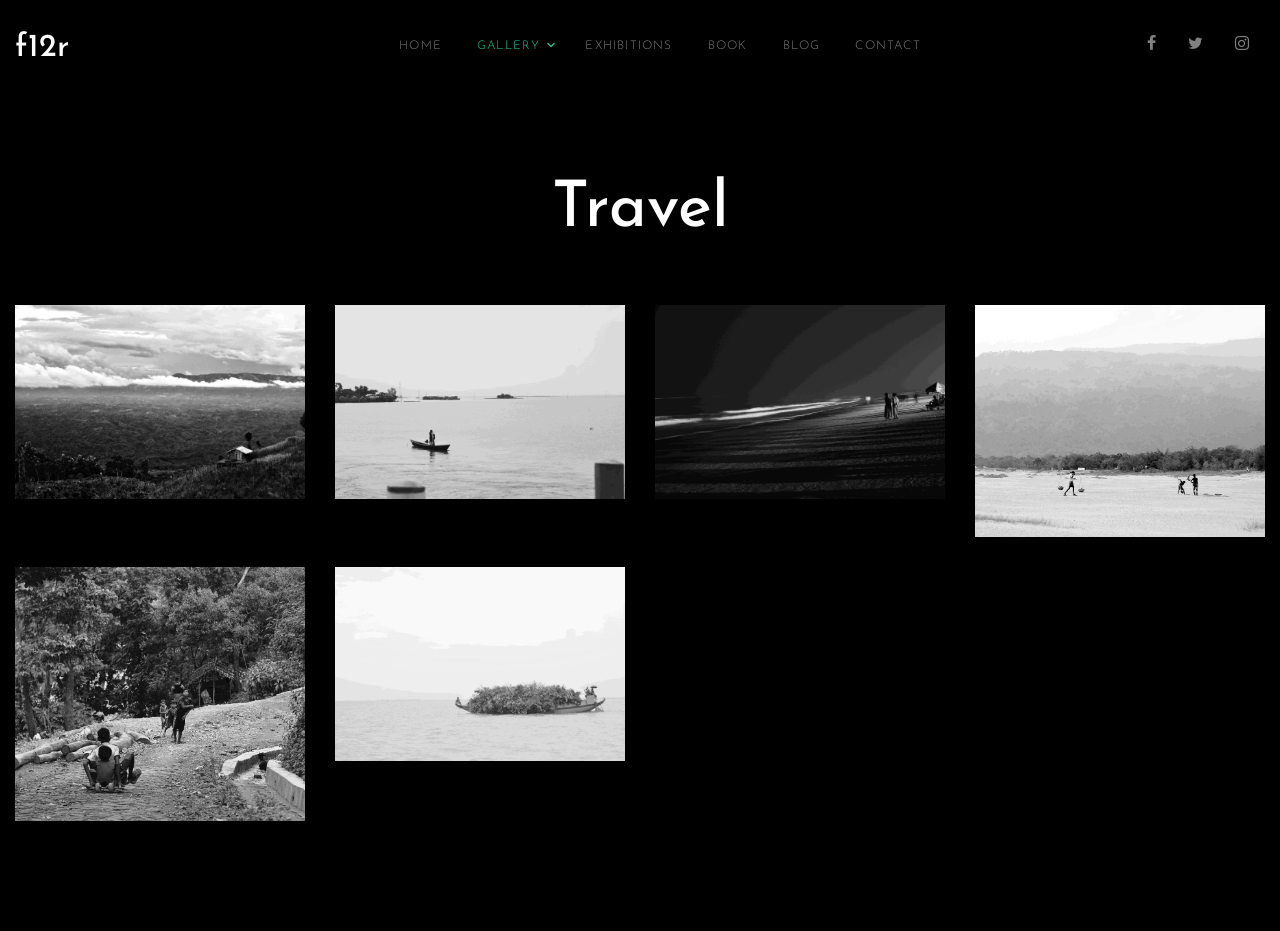
<file: travel.html>
<!DOCTYPE html>
<html lang="en">
  <head>
    <title>f12r &mdash;</title>
    <meta charset="utf-8" />
    <meta
      name="viewport"
      content="width=device-width, initial-scale=1, shrink-to-fit=no"
    />

    <link
      href="https://fonts.googleapis.com/css2?family=Josefin+Sans:wght@400;700&family=Roboto+Mono:wght@400;700&display=swap"
      rel="stylesheet"
    />
    <link rel="stylesheet" href="fonts/icomoon/style.css" />

    <link rel="stylesheet" href="css/bootstrap.min.css" />
    <link rel="stylesheet" href="css/magnific-popup.css" />
    <link rel="stylesheet" href="css/jquery-ui.css" />
    <link rel="stylesheet" href="css/owl.carousel.min.css" />
    <link rel="stylesheet" href="css/owl.theme.default.min.css" />

    <link rel="stylesheet" href="css/lightgallery.min.css" />

    <link rel="stylesheet" href="css/bootstrap-datepicker.css" />

    <link rel="stylesheet" href="fonts/flaticon/font/flaticon.css" />

    <link rel="stylesheet" href="css/swiper.css" />

    <link rel="stylesheet" href="css/aos.css" />

    <link rel="stylesheet" href="css/style.css" />
  </head>
  <body>
    <div class="site-wrap">
      <div class="site-mobile-menu">
        <div class="site-mobile-menu-header">
          <div class="site-mobile-menu-close mt-3">
            <span class="icon-close2 js-menu-toggle"></span>
          </div>
        </div>
        <div class="site-mobile-menu-body"></div>
      </div>

      <header class="site-navbar py-3" role="banner">
        <div class="container-fluid">
          <div class="row align-items-center">
            <div class="col-6 col-xl-2" data-aos="fade-down">
              <h1 class="mb-0">
                <a href="index.html" class="text-white h2 mb-0"
                  >f12r</a
                >
              </h1>
            </div>
            <div class="col-10 col-md-8 d-none d-xl-block" data-aos="fade-down">
              <nav
                class="site-navigation position-relative text-right text-lg-center"
                role="navigation"
              >
                <ul class="site-menu js-clone-nav mx-auto d-none d-lg-block">
                  <li><a href="index.html">Home</a></li>
                  <li class="has-children active">
                    <a href="https://flickr.com/photos/fahimmuntashir/">Gallery</a>
                    <ul class="dropdown">
                      <li><a href="https://flickr.com/photos/fahimmuntashir/">Street</a></li>
                      <li><a href="https://portraitmode.io/profile/f12r/">Portrait</a></li>
                      <li><a href="https://portraitmode.io/profile/f12r/">People</a></li>
                      <li><a href="#">Architecture</a></li>
                      <li><a href="#">Animals</a></li>
                      <li><a href="#">Travel</a></li>
                    </ul>
                  </li>
                  <li><a href="exhibition.html">Exhibitions</a></li>
                  <li><a href="books.html">Book</a></li>
                  
                  <li><a href="https://fahimmuntashir.com/photography">Blog</a></li>
                  <li><a href="contact.html">Contact</a></li>
                </ul>
              </nav>
            </div>

            <div class="col-6 col-xl-2 text-right" data-aos="fade-down">
              <div class="d-none d-xl-inline-block">
                <ul
                  class="site-menu js-clone-nav ml-auto list-unstyled d-flex text-right mb-0"
                  data-class="social"
                >
                  <li><a href="https://www.facebook.com/f12r.me/" class="pl-0 pr-3"><span class="icon-facebook"></span></a></li>
                            <li><a href="https://x.com/Fahim_Muntashir" class="pl-3 pr-3"><span class="icon-twitter"></span></a></li>
                            <li><a href="https://www.instagram.com/fahim_muntashir/" class="pl-3 pr-3"><span class="icon-instagram"></span></a></li>
                </ul>
              </div>

              <div
                class="d-inline-block d-xl-none ml-md-0 mr-auto py-3"
                style="position: relative; top: 3px"
              >
                <a href="#" class="site-menu-toggle js-menu-toggle text-white"
                  ><span class="icon-menu h3"></span
                ></a>
              </div>
            </div>
          </div>
        </div>
      </header>

      <div class="site-section" data-aos="fade">
        <div class="container-fluid">
          <div class="row justify-content-center">
            <div class="col-md-7">
              <div class="row mb-5">
                <div class="col-12">
                  <h2 class="site-section-heading text-center">Travel</h2>
                </div>
              </div>
            </div>
          </div>
          <div class="row" id="lightgallery">
            <div
              class="col-sm-6 col-md-4 col-lg-3 col-xl-3 item"
              data-aos="fade"
              data-src="images/big-images/travel/1.jpg"
              data-sub-html="<h4>the silent sound of loneliness</h4><p>Bandarban</p>"
            >
              <a href="#"
                ><img src="images/travel/1.jpg" alt="IMage" class="img-fluid"
              /></a>

            </div>
            <div
              class="col-sm-6 col-md-4 col-lg-3 col-xl-3 item"
              data-aos="fade"
              data-src="images/big-images/travel/2.jpg"
              data-sub-html="<h4></h4><p>Mithamoin, Kishorgonj</p>"
            >
              <a href="#"
                ><img src="images/travel/2.jpg" alt="IMage" class="img-fluid"
              /></a>
            </div>


            <div
              class="col-sm-6 col-md-4 col-lg-3 col-xl-3 item"
              data-aos="fade"
              data-src="images/big-images/travel/3.jpg"
              data-sub-html="<h4>ICM</h4><p>COX's Bazar Sea Beach</p>"
            >
              <a href="#"
                ><img src="images/travel/3.jpg" alt="IMage" class="img-fluid"
              /></a>
            </div>
            <div
              class="col-sm-6 col-md-4 col-lg-3 col-xl-3 item"
              data-aos="fade"
              data-src="images/big-images/travel/4.jpg"
              data-sub-html="<h4>Harmony</h4><p>Sunamganj</p>"
            >
              <a href="#"
                ><img src="images/travel/4.jpg" alt="IMage" class="img-fluid"
              /></a>
            </div>
            <div
              class="col-sm-6 col-md-4 col-lg-3 col-xl-3 item"
              data-aos="fade"
              data-src="images/big-images/travel/5.jpg"
              data-sub-html="<h4>children playing</h4><p>Bandarban</p>"
            >
              <a href="#"
                ><img src="images/travel/5.jpg" alt="IMage" class="img-fluid"
              /></a>
            </div>
            <div
              class="col-sm-6 col-md-4 col-lg-3 col-xl-3 item"
              data-aos="fade"
              data-src="images/big-images/travel/6.jpg"
              data-sub-html="<h4></h4><p>Mithamoin-Austagram, Kishoregonj</p>"
            >
              <a href="#"
                ><img src="images/travel/6.jpg" alt="IMage" class="img-fluid"
              /></a>
            </div>
            
            
            
          </div>
        </div>
      </div>
    </div>

    <script src="js/jquery-3.3.1.min.js"></script>
    <script src="js/jquery-migrate-3.0.1.min.js"></script>
    <script src="js/jquery-ui.js"></script>
    <script src="js/popper.min.js"></script>
    <script src="js/bootstrap.min.js"></script>
    <script src="js/owl.carousel.min.js"></script>
    <script src="js/jquery.stellar.min.js"></script>
    <script src="js/jquery.countdown.min.js"></script>
    <script src="js/jquery.magnific-popup.min.js"></script>
    <script src="js/bootstrap-datepicker.min.js"></script>
    <script src="js/swiper.min.js"></script>
    <script src="js/aos.js"></script>

    <script src="js/picturefill.min.js"></script>
    <script src="js/lightgallery-all.min.js"></script>
    <script src="js/jquery.mousewheel.min.js"></script>

    <script src="js/main.js"></script>

    <script>
      $(document).ready(function () {
        $("#lightgallery").lightGallery();
      });
    </script>
  </body>
</html>
</file>
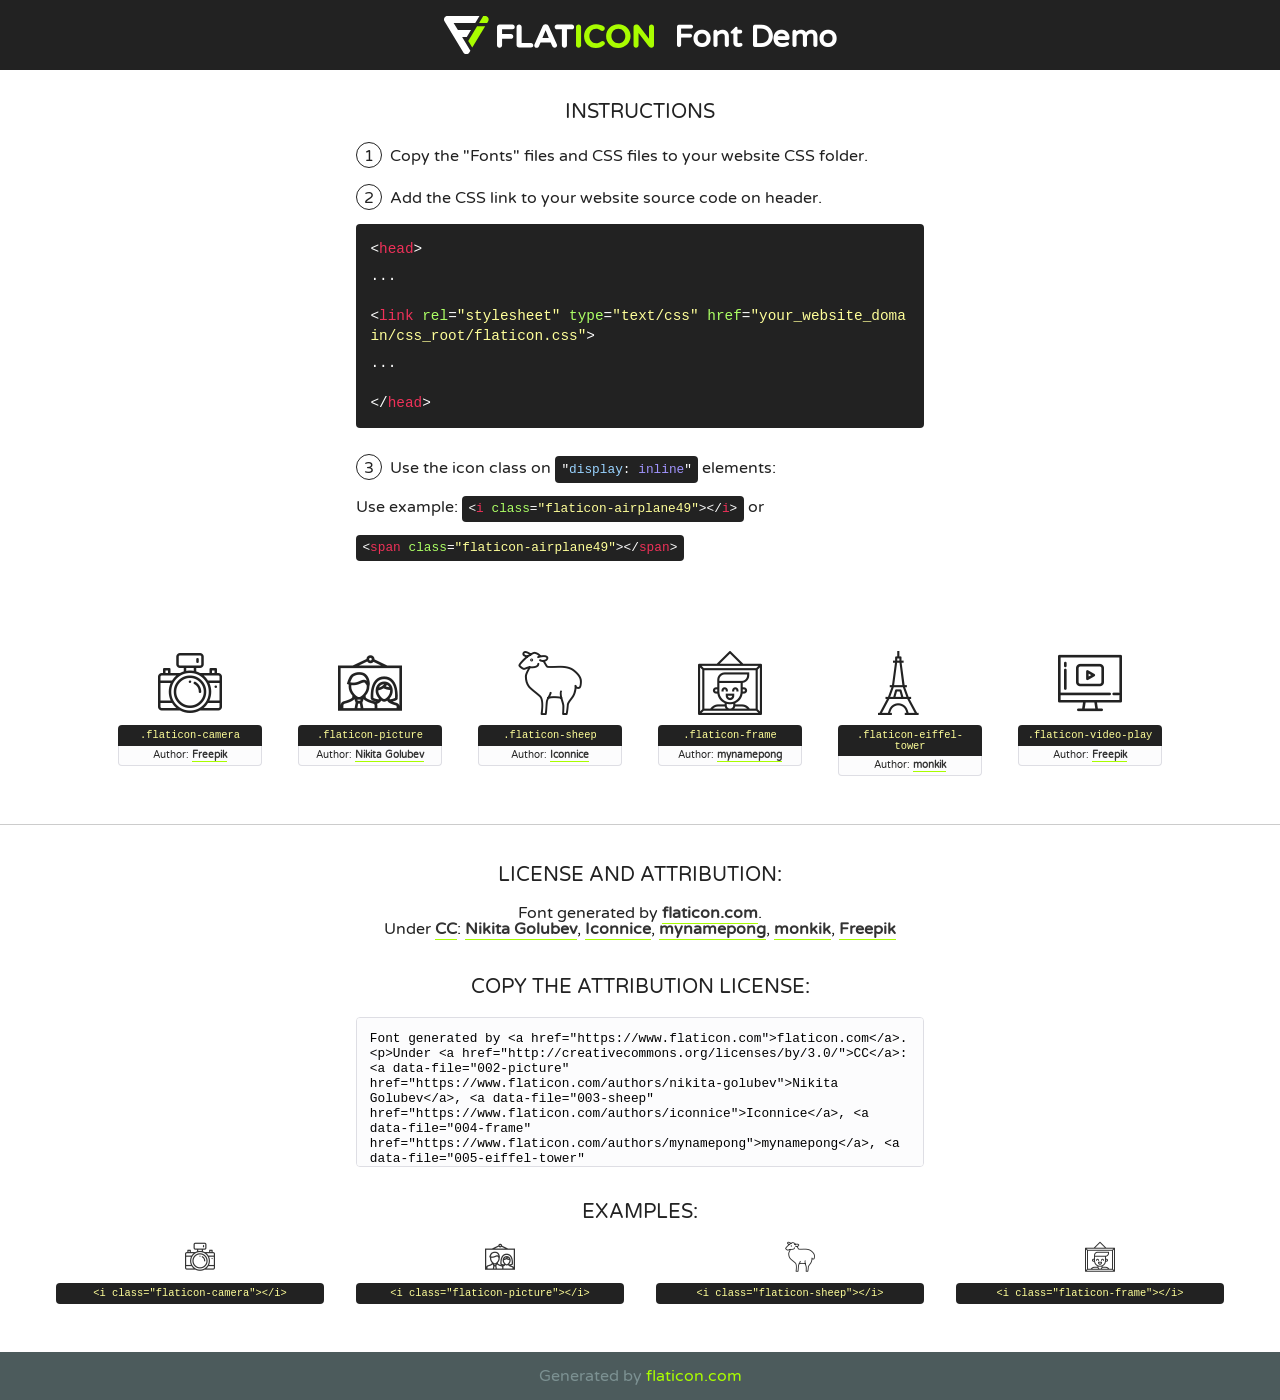
<file: fonts/flaticon/font/flaticon.html>
<!DOCTYPE html>
<!--
  Flaticon icon font: Flaticon
  Creation date: 07/12/2018 03:18
-->
<html>
<!DOCTYPE html>
<html>

<head>
    <title>Flaticon WebFont</title>
    <link href="http://fonts.googleapis.com/css?family=Varela+Round" rel="stylesheet" type="text/css" />
    <link rel="stylesheet" type="text/css" href="flaticon.css">
    <meta charset="UTF-8">
    <style>
    html, body, div, span, applet, object, iframe,
    h1, h2, h3, h4, h5, h6, p, blockquote, pre,
    a, abbr, acronym, address, big, cite, code,
    del, dfn, em, img, ins, kbd, q, s, samp,
    small, strike, strong, sub, sup, tt, var,
    b, u, i, center,
    dl, dt, dd, ol, ul, li,
    fieldset, form, label, legend,
    table, caption, tbody, tfoot, thead, tr, th, td,
    article, aside, canvas, details, embed, 
    figure, figcaption, footer, header, hgroup, 
    menu, nav, output, ruby, section, summary,
    time, mark, audio, video {
        margin: 0;
        padding: 0;
        border: 0;
        font-size: 100%;
        font: inherit;
        vertical-align: baseline;
    }
    /* HTML5 display-role reset for older browsers */
    article, aside, details, figcaption, figure, 
    footer, header, hgroup, menu, nav, section {
        display: block;
    }
    body {
        line-height: 1;
    }
    ol, ul {
        list-style: none;
    }
    blockquote, q {
        quotes: none;
    }
    blockquote:before, blockquote:after,
    q:before, q:after {
        content: '';
        content: none;
    }
    table {
        border-collapse: collapse;
        border-spacing: 0;
    }
    body {
        font-family: 'Varela Round', Helvetica, Arial, sans-serif;
        font-size: 16px;
        color: #222;
    }
    a {
        color: #333;
        border-bottom: 1px solid #a9fd00;
        font-weight: bold;
        text-decoration: none;
    }
    * {
        -moz-box-sizing: border-box;
        -webkit-box-sizing: border-box;
        box-sizing: border-box;
        margin: 0;
        padding: 0;
    }
    [class^="flaticon-"]:before, [class*=" flaticon-"]:before, [class^="flaticon-"]:after, [class*=" flaticon-"]:after {
        font-family: Flaticon;
        font-size: 30px;
        font-style: normal;
        margin-left: 20px;
        color: #333;
    }
    .wrapper {
        max-width: 600px;
        margin: auto;
        padding: 0 1em;
    }
    .title {
        font-size: 1.25em;
        text-align: center;
        margin-bottom: 1em;
        text-transform: uppercase;
    }
    header {
        text-align: center;
        background-color: #222;
        color: #fff;
        padding: 1em;
    }
    header .logo {
        width: 210px;
        height: 38px;
        display: inline-block;
        vertical-align: middle;
        margin-right: 1em;
        border: none;
    }
    header strong {
        font-size: 1.95em;
        font-weight: bold;
        vertical-align: middle;
        margin-top: 5px;
        display: inline-block;
    }
    .demo {
        margin: 2em auto;
        line-height: 1.25em;
    }
    .demo ul li {
        margin-bottom: 1em;
    }
    .demo ul li .num {
        color: #222;
        border-radius: 20px;
        display: inline-block;
        width: 26px;
        padding: 3px;
        height: 26px;
        text-align: center;
        margin-right: 0.5em;
        border: 1px solid #222;
    }
    .demo ul li code {
        background-color: #222;
        border-radius: 4px;
        padding: 0.25em 0.5em;
        display: inline-block;
        color: #fff;
        font-family: Consolas,Monaco,Lucida Console,Liberation Mono,DejaVu Sans Mono,Bitstream Vera Sans Mono,Courier New, monospace;
        font-weight: lighter;
        margin-top: 1em;
        font-size: 0.8em;
        word-break: break-all;
    }
    .demo ul li code.big {
        padding: 1em;
        font-size: 0.9em;
    }
    .demo ul li code .red {
        color: #EF3159;
    }
    .demo ul li code .green {
        color: #ACFF65;
    }
    .demo ul li code .yellow {
        color: #FFFF99;
    }
    .demo ul li code .blue {
        color: #99D3FF;
    }
    .demo ul li code .purple {
        color: #A295FF;
    }
    .demo ul li code .dots {
        margin-top: 0.5em;
        display: block;
    }
    #glyphs {
        border-bottom: 1px solid #ccc;
        padding: 2em 0;
        text-align: center;
    }
    .glyph {
        display: inline-block;
        width: 9em;
        margin: 1em;
        text-align: center;
        vertical-align: top;
        background: #FFF;
    }
    .glyph .glyph-icon {
        padding: 10px;
        display: block;
        font-family:"Flaticon";
        font-size: 64px;
        line-height: 1;
    }
    .glyph .glyph-icon:before {
        font-size: 64px;
        color: #222;
        margin-left: 0;
    }
    .class-name {
        font-size: 0.65em;
        background-color: #222;
        color: #fff;
        border-radius: 4px 4px 0 0;
        padding: 0.5em;
        color: #FFFF99;
        font-family: Consolas,Monaco,Lucida Console,Liberation Mono,DejaVu Sans Mono,Bitstream Vera Sans Mono,Courier New, monospace;
    }
    .author-name {
        font-size: 0.6em;
        background-color: #fcfcfd;
        border: 1px solid #DEDEE4;
        border-top: 0;
        border-radius: 0 0 4px 4px;
        padding: 0.5em;
    }
    .class-name:last-child {
        font-size: 10px;
        color:#888;
    }
    .class-name:last-child a {
        font-size: 10px;
        color:#555;
    }
    .class-name:last-child a:hover {
        color:#a9fd00;
    }
    .glyph > input {
        display: block;
        width: 100px;
        margin: 5px auto;
        text-align: center;
        font-size: 12px;
        cursor: text;
    }
    .glyph > input.icon-input {
        font-family:"Flaticon";
        font-size: 16px;
        margin-bottom: 10px;
    }
    .attribution .title {
        margin-top: 2em;
    }
    .attribution textarea {
        background-color: #fcfcfd;
        padding: 1em;
        border: none;
        box-shadow: none;
        border: 1px solid #DEDEE4;
        border-radius: 4px;
        resize: none;
        width: 100%;
        height: 150px;
        font-size: 0.8em;
        font-family: Consolas,Monaco,Lucida Console,Liberation Mono,DejaVu Sans Mono,Bitstream Vera Sans Mono,Courier New, monospace;
        -webkit-appearance: none;
    }
    .iconsuse {
        margin: 2em auto;
        text-align: center;
        max-width: 1200px;
    }
    .iconsuse:after {
        content: '';
        display: table;
        clear: both;
    }
    .iconsuse .image {
        float: left;
        width: 25%;
        padding: 0 1em;
    }
    .iconsuse .image p {
        margin-bottom: 1em;
    }
    .iconsuse .image span {
        display: block;
        font-size: 0.65em;
        background-color: #222;
        color: #fff;
        border-radius: 4px;
        padding: 0.5em;
        color: #FFFF99;
        margin-top: 1em;
        font-family: Consolas,Monaco,Lucida Console,Liberation Mono,DejaVu Sans Mono,Bitstream Vera Sans Mono,Courier New, monospace;
    }
    #footer {
        text-align: center;
        background-color: #4C5B5C;
        color: #7c9192;
        padding: 1em;
    }
    #footer a {
        border: none;
        color: #a9fd00;
        font-weight: normal;
    }
    @media (max-width: 960px) {
        .iconsuse .image {
            width: 50%;
        }
    }
    @media (max-width: 560px) {
        .iconsuse .image {
            width: 100%;
        }
    }
    </style>
</head>

<body class="characters-off">

    <header>
        <a href="https://www.flaticon.com" target="_blank" class="logo">
            <svg version="1.1" xmlns="http://www.w3.org/2000/svg" xmlns:xlink="http://www.w3.org/1999/xlink" xmlns:a="http://ns.adobe.com/AdobeSVGViewerExtensions/3.0/" viewBox="0 0 560.875 102.036" enable-background="new 0 0 560.875 102.036" xml:space="preserve">
                <defs>
                </defs>
                <g>
                    <g class="letters">
                        <path fill="#ffffff" d="M141.596,29.675c0-3.777,2.985-6.767,6.764-6.767h34.438c3.426,0,6.15,2.728,6.15,6.15
                        c0,3.43-2.724,6.149-6.15,6.149h-27.674v13.091h23.719c3.429,0,6.151,2.724,6.151,6.15c0,3.43-2.723,6.149-6.151,6.149h-23.719
                        v17.574c0,3.773-2.986,6.761-6.764,6.761c-3.779,0-6.764-2.989-6.764-6.761V29.675z"></path>
                        <path fill="#ffffff" d="M193.844,29.149c0-3.781,2.985-6.767,6.764-6.767c3.776,0,6.763,2.985,6.763,6.767v42.957h25.039
                        c3.426,0,6.149,2.726,6.149,6.153c0,3.425-2.723,6.15-6.149,6.15h-31.802c-3.779,0-6.764-2.986-6.764-6.768V29.149z"></path>
                        <path fill="#ffffff" d="M241.891,75.71l21.438-48.407c1.492-3.341,4.215-5.357,7.906-5.357h0.792
                        c3.686,0,6.323,2.017,7.815,5.357l21.439,48.407c0.436,0.967,0.701,1.845,0.701,2.723c0,3.602-2.809,6.501-6.414,6.501
                        c-3.161,0-5.269-1.845-6.499-4.655l-4.132-9.661h-27.059l-4.301,10.102c-1.144,2.631-3.426,4.214-6.237,4.214
                        c-3.517,0-6.24-2.81-6.24-6.325C241.1,77.64,241.451,76.677,241.891,75.71z M279.932,58.666l-8.521-20.297l-8.526,20.297H279.932
                        z"></path>
                        <path fill="#ffffff" d="M314.864,35.387H301.86c-3.429,0-6.239-2.813-6.239-6.238c0-3.429,2.811-6.24,6.239-6.24h39.533
                        c3.426,0,6.237,2.811,6.237,6.24c0,3.425-2.811,6.238-6.237,6.238h-13.001v42.785c0,3.773-2.99,6.761-6.764,6.761
                        c-3.779,0-6.764-2.989-6.764-6.761V35.387z"></path>
                        <path fill="#A9FD00" d="M352.615,29.149c0-3.781,2.985-6.767,6.767-6.767c3.774,0,6.761,2.985,6.761,6.767v49.024
                        c0,3.773-2.987,6.761-6.761,6.761c-3.781,0-6.767-2.989-6.767-6.761V29.149z"></path>
                        <path fill="#A9FD00" d="M374.132,53.836v-0.179c0-17.481,13.178-31.801,32.065-31.801c9.22,0,15.459,2.458,20.557,6.238
                        c1.402,1.054,2.637,2.985,2.637,5.357c0,3.692-2.985,6.59-6.681,6.59c-1.845,0-3.071-0.702-4.044-1.319
                        c-3.776-2.813-7.729-4.393-12.562-4.393c-10.364,0-17.831,8.611-17.831,19.154v0.173c0,10.542,7.291,19.329,17.831,19.329
                        c5.715,0,9.492-1.756,13.359-4.834c1.049-0.874,2.458-1.491,4.039-1.491c3.429,0,6.325,2.813,6.325,6.236
                        c0,2.106-1.056,3.78-2.282,4.834c-5.539,4.834-12.036,7.733-21.878,7.733C387.572,85.464,374.132,71.493,374.132,53.836z"></path>
                        <path fill="#A9FD00" d="M433.009,53.836v-0.179c0-17.481,13.79-31.801,32.766-31.801c18.981,0,32.592,14.143,32.592,31.628v0.173
                        c0,17.483-13.785,31.807-32.769,31.807C446.625,85.464,433.009,71.32,433.009,53.836z M484.224,53.836v-0.179
                        c0-10.539-7.725-19.326-18.626-19.326c-10.893,0-18.449,8.611-18.449,19.154v0.173c0,10.542,7.73,19.329,18.626,19.329
                        C476.676,72.986,484.224,64.378,484.224,53.836z"></path>
                        <path fill="#A9FD00" d="M506.233,29.321c0-3.774,2.99-6.763,6.767-6.763h1.401c3.252,0,5.183,1.583,7.029,3.953l26.093,34.265
                        V29.059c0-3.692,2.99-6.677,6.681-6.677c3.683,0,6.671,2.985,6.671,6.677v48.934c0,3.78-2.987,6.765-6.764,6.765h-0.436
                        c-3.257,0-5.188-1.581-7.034-3.953l-27.056-35.492v32.944c0,3.687-2.985,6.676-6.678,6.676c-3.683,0-6.673-2.989-6.673-6.676
                        V29.321z"></path>
                    </g>
                    <g class="insignia">
                        <path fill="#ffffff" d="M48.372,56.137h12.517l11.156-18.537H37.186L25.688,18.539h57.825L94.668,0H9.271
                        C5.925,0,2.842,1.801,1.198,4.716c-1.644,2.907-1.593,6.482,0.134,9.343l50.38,83.501c1.678,2.781,4.689,4.476,7.938,4.476
                        c3.246,0,6.257-1.695,7.935-4.476l2.898-4.804L48.372,56.137z"></path>
                        <g class="i">
                            <path fill="#A9FD00" d="M93.575,18.539h0.031v0.004l21.652,0.004l2.705-4.488c1.727-2.861,1.778-6.436,0.133-9.343
                            C116.454,1.801,113.371,0,110.026,0h-5.294L93.575,18.539z"></path>
                            <polygon fill="#A9FD00" points="88.291,27.356 64.725,66.486 75.519,84.404 109.942,27.356"></polygon>
                        </g>
                    </g>
                </g>
            </svg>
        </a>
        <strong>Font Demo</strong>
    </header>


    <section class="demo wrapper">

        <p class="title">Instructions</p>

        <ul>
            <li>
                <span class="num">1</span>Copy the "Fonts" files and CSS files to your website CSS folder.
            </li>
            <li>
                <span class="num">2</span>Add the CSS link to your website source code on header.
                <code class="big">
                    &lt;<span class="red">head</span>&gt;
                    <br/><span class="dots">...</span>
                    <br/>&lt;<span class="red">link</span> <span class="green">rel</span>=<span class="yellow">"stylesheet"</span> <span class="green">type</span>=<span class="yellow">"text/css"</span> <span class="green">href</span>=<span class="yellow">"your_website_domain/css_root/flaticon.css"</span>&gt;
                    <br/><span class="dots">...</span>
                    <br/>&lt;/<span class="red">head</span>&gt;
                </code>
            </li>

            <li>
                <p>
                    <span class="num">3</span>Use the icon class on <code>"<span class="blue">display</span>:<span class="purple"> inline</span>"</code> elements:
                    <br />
                    Use example: <code>&lt;<span class="red">i</span> <span class="green">class</span>=<span class="yellow">&quot;flaticon-airplane49&quot;</span>&gt;&lt;/<span class="red">i</span>&gt;</code> or <code>&lt;<span class="red">span</span> <span class="green">class</span>=<span class="yellow">&quot;flaticon-airplane49&quot;</span>&gt;&lt;/<span class="red">span</span>&gt;</code>
            </li>
        </ul>

    </section>




   <section id="glyphs">          
    
      
        <div class="glyph"><div class="glyph-icon flaticon-camera"></div>
            <div class="class-name">.flaticon-camera</div>
            <div class="author-name">Author: <a data-file="001-camera" href="http://www.freepik.com">Freepik</a> </div> 
        </div>        
        
        <div class="glyph"><div class="glyph-icon flaticon-picture"></div>
            <div class="class-name">.flaticon-picture</div>
            <div class="author-name">Author: <a data-file="002-picture" href="https://www.flaticon.com/authors/nikita-golubev">Nikita Golubev</a> </div> 
        </div>        
        
        <div class="glyph"><div class="glyph-icon flaticon-sheep"></div>
            <div class="class-name">.flaticon-sheep</div>
            <div class="author-name">Author: <a data-file="003-sheep" href="https://www.flaticon.com/authors/iconnice">Iconnice</a> </div> 
        </div>        
        
        <div class="glyph"><div class="glyph-icon flaticon-frame"></div>
            <div class="class-name">.flaticon-frame</div>
            <div class="author-name">Author: <a data-file="004-frame" href="https://www.flaticon.com/authors/mynamepong">mynamepong</a> </div> 
        </div>        
        
        <div class="glyph"><div class="glyph-icon flaticon-eiffel-tower"></div>
            <div class="class-name">.flaticon-eiffel-tower</div>
            <div class="author-name">Author: <a data-file="005-eiffel-tower" href="https://www.flaticon.com/authors/monkik">monkik</a> </div> 
        </div>        
        
        <div class="glyph"><div class="glyph-icon flaticon-video-play"></div>
            <div class="class-name">.flaticon-video-play</div>
            <div class="author-name">Author: <a data-file="006-video-play" href="http://www.freepik.com">Freepik</a> </div> 
        </div>        
        

    </section>



    <section class="attribution wrapper"   style="text-align:center;">

      <div class="title">License and attribution:</div><div class="attrDiv">Font generated by <a href="https://www.flaticon.com">flaticon.com</a>. <div><p>Under <a href="http://creativecommons.org/licenses/by/3.0/">CC</a>: <a data-file="002-picture" href="https://www.flaticon.com/authors/nikita-golubev">Nikita Golubev</a>, <a data-file="003-sheep" href="https://www.flaticon.com/authors/iconnice">Iconnice</a>, <a data-file="004-frame" href="https://www.flaticon.com/authors/mynamepong">mynamepong</a>, <a data-file="005-eiffel-tower" href="https://www.flaticon.com/authors/monkik">monkik</a>, <a data-file="001-camera" href="http://www.freepik.com">Freepik</a></p>  </div>
      </div>
      <div class="title">Copy the Attribution License:</div>

    <textarea onclick="this.focus();this.select();">Font generated by &lt;a href=&quot;https://www.flaticon.com&quot;&gt;flaticon.com&lt;/a&gt;. <p>Under <a href="http://creativecommons.org/licenses/by/3.0/">CC</a>: <a data-file="002-picture" href="https://www.flaticon.com/authors/nikita-golubev">Nikita Golubev</a>, <a data-file="003-sheep" href="https://www.flaticon.com/authors/iconnice">Iconnice</a>, <a data-file="004-frame" href="https://www.flaticon.com/authors/mynamepong">mynamepong</a>, <a data-file="005-eiffel-tower" href="https://www.flaticon.com/authors/monkik">monkik</a>, <a data-file="001-camera" href="http://www.freepik.com">Freepik</a></p>  
     </textarea>

    </section>

    <section class="iconsuse">

          <div class="title">Examples:</div>            
             
            <div class="image">
                <p>
                    <i class="glyph-icon flaticon-camera"></i> 
                    <span>&lt;i class=&quot;flaticon-camera&quot;&gt;&lt;/i&gt;</span>
                </p>
            </div>
            
            <div class="image">
                <p>
                    <i class="glyph-icon flaticon-picture"></i> 
                    <span>&lt;i class=&quot;flaticon-picture&quot;&gt;&lt;/i&gt;</span>
                </p>
            </div>
            
            <div class="image">
                <p>
                    <i class="glyph-icon flaticon-sheep"></i> 
                    <span>&lt;i class=&quot;flaticon-sheep&quot;&gt;&lt;/i&gt;</span>
                </p>
            </div>
            
            <div class="image">
                <p>
                    <i class="glyph-icon flaticon-frame"></i> 
                    <span>&lt;i class=&quot;flaticon-frame&quot;&gt;&lt;/i&gt;</span>
                </p>
            </div>
                       
        </div>
                            
    </section>

<div id="footer">
    <div>Generated by <a href="https://www.flaticon.com">flaticon.com</a>
    </div>
</div>



</body>
</html>
</file>
<file: fonts/icomoon/style.css>
@font-face {
  font-family: 'icomoon';
  src:  url('fonts/icomoon.eot?10si43');
  src:  url('fonts/icomoon.eot?10si43#iefix') format('embedded-opentype'),
    url('fonts/icomoon.ttf?10si43') format('truetype'),
    url('fonts/icomoon.woff?10si43') format('woff'),
    url('fonts/icomoon.svg?10si43#icomoon') format('svg');
  font-weight: normal;
  font-style: normal;
}

[class^="icon-"], [class*=" icon-"] {
  /* use !important to prevent issues with browser extensions that change fonts */
  font-family: 'icomoon' !important;
  speak: none;
  font-style: normal;
  font-weight: normal;
  font-variant: normal;
  text-transform: none;
  line-height: 1;

  /* Better Font Rendering =========== */
  -webkit-font-smoothing: antialiased;
  -moz-osx-font-smoothing: grayscale;
}

.icon-asterisk:before {
  content: "\f069";
}
.icon-plus:before {
  content: "\f067";
}
.icon-question:before {
  content: "\f128";
}
.icon-minus:before {
  content: "\f068";
}
.icon-glass:before {
  content: "\f000";
}
.icon-music:before {
  content: "\f001";
}
.icon-search:before {
  content: "\f002";
}
.icon-envelope-o:before {
  content: "\f003";
}
.icon-heart:before {
  content: "\f004";
}
.icon-star:before {
  content: "\f005";
}
.icon-star-o:before {
  content: "\f006";
}
.icon-user:before {
  content: "\f007";
}
.icon-film:before {
  content: "\f008";
}
.icon-th-large:before {
  content: "\f009";
}
.icon-th:before {
  content: "\f00a";
}
.icon-th-list:before {
  content: "\f00b";
}
.icon-check:before {
  content: "\f00c";
}
.icon-close:before {
  content: "\f00d";
}
.icon-remove:before {
  content: "\f00d";
}
.icon-times:before {
  content: "\f00d";
}
.icon-search-plus:before {
  content: "\f00e";
}
.icon-search-minus:before {
  content: "\f010";
}
.icon-power-off:before {
  content: "\f011";
}
.icon-signal:before {
  content: "\f012";
}
.icon-cog:before {
  content: "\f013";
}
.icon-gear:before {
  content: "\f013";
}
.icon-trash-o:before {
  content: "\f014";
}
.icon-home:before {
  content: "\f015";
}
.icon-file-o:before {
  content: "\f016";
}
.icon-clock-o:before {
  content: "\f017";
}
.icon-road:before {
  content: "\f018";
}
.icon-download:before {
  content: "\f019";
}
.icon-arrow-circle-o-down:before {
  content: "\f01a";
}
.icon-arrow-circle-o-up:before {
  content: "\f01b";
}
.icon-inbox:before {
  content: "\f01c";
}
.icon-play-circle-o:before {
  content: "\f01d";
}
.icon-repeat:before {
  content: "\f01e";
}
.icon-rotate-right:before {
  content: "\f01e";
}
.icon-refresh:before {
  content: "\f021";
}
.icon-list-alt:before {
  content: "\f022";
}
.icon-lock:before {
  content: "\f023";
}
.icon-flag:before {
  content: "\f024";
}
.icon-headphones:before {
  content: "\f025";
}
.icon-volume-off:before {
  content: "\f026";
}
.icon-volume-down:before {
  content: "\f027";
}
.icon-volume-up:before {
  content: "\f028";
}
.icon-qrcode:before {
  content: "\f029";
}
.icon-barcode:before {
  content: "\f02a";
}
.icon-tag:before {
  content: "\f02b";
}
.icon-tags:before {
  content: "\f02c";
}
.icon-book:before {
  content: "\f02d";
}
.icon-bookmark:before {
  content: "\f02e";
}
.icon-print:before {
  content: "\f02f";
}
.icon-camera:before {
  content: "\f030";
}
.icon-font:before {
  content: "\f031";
}
.icon-bold:before {
  content: "\f032";
}
.icon-italic:before {
  content: "\f033";
}
.icon-text-height:before {
  content: "\f034";
}
.icon-text-width:before {
  content: "\f035";
}
.icon-align-left:before {
  content: "\f036";
}
.icon-align-center:before {
  content: "\f037";
}
.icon-align-right:before {
  content: "\f038";
}
.icon-align-justify:before {
  content: "\f039";
}
.icon-list:before {
  content: "\f03a";
}
.icon-dedent:before {
  content: "\f03b";
}
.icon-outdent:before {
  content: "\f03b";
}
.icon-indent:before {
  content: "\f03c";
}
.icon-video-camera:before {
  content: "\f03d";
}
.icon-image:before {
  content: "\f03e";
}
.icon-photo:before {
  content: "\f03e";
}
.icon-picture-o:before {
  content: "\f03e";
}
.icon-pencil:before {
  content: "\f040";
}
.icon-map-marker:before {
  content: "\f041";
}
.icon-adjust:before {
  content: "\f042";
}
.icon-tint:before {
  content: "\f043";
}
.icon-edit:before {
  content: "\f044";
}
.icon-pencil-square-o:before {
  content: "\f044";
}
.icon-share-square-o:before {
  content: "\f045";
}
.icon-check-square-o:before {
  content: "\f046";
}
.icon-arrows:before {
  content: "\f047";
}
.icon-step-backward:before {
  content: "\f048";
}
.icon-fast-backward:before {
  content: "\f049";
}
.icon-backward:before {
  content: "\f04a";
}
.icon-play:before {
  content: "\f04b";
}
.icon-pause:before {
  content: "\f04c";
}
.icon-stop:before {
  content: "\f04d";
}
.icon-forward:before {
  content: "\f04e";
}
.icon-fast-forward:before {
  content: "\f050";
}
.icon-step-forward:before {
  content: "\f051";
}
.icon-eject:before {
  content: "\f052";
}
.icon-chevron-left:before {
  content: "\f053";
}
.icon-chevron-right:before {
  content: "\f054";
}
.icon-plus-circle:before {
  content: "\f055";
}
.icon-minus-circle:before {
  content: "\f056";
}
.icon-times-circle:before {
  content: "\f057";
}
.icon-check-circle:before {
  content: "\f058";
}
.icon-question-circle:before {
  content: "\f059";
}
.icon-info-circle:before {
  content: "\f05a";
}
.icon-crosshairs:before {
  content: "\f05b";
}
.icon-times-circle-o:before {
  content: "\f05c";
}
.icon-check-circle-o:before {
  content: "\f05d";
}
.icon-ban:before {
  content: "\f05e";
}
.icon-arrow-left:before {
  content: "\f060";
}
.icon-arrow-right:before {
  content: "\f061";
}
.icon-arrow-up:before {
  content: "\f062";
}
.icon-arrow-down:before {
  content: "\f063";
}
.icon-mail-forward:before {
  content: "\f064";
}
.icon-share:before {
  content: "\f064";
}
.icon-expand:before {
  content: "\f065";
}
.icon-compress:before {
  content: "\f066";
}
.icon-exclamation-circle:before {
  content: "\f06a";
}
.icon-gift:before {
  content: "\f06b";
}
.icon-leaf:before {
  content: "\f06c";
}
.icon-fire:before {
  content: "\f06d";
}
.icon-eye:before {
  content: "\f06e";
}
.icon-eye-slash:before {
  content: "\f070";
}
.icon-exclamation-triangle:before {
  content: "\f071";
}
.icon-warning:before {
  content: "\f071";
}
.icon-plane:before {
  content: "\f072";
}
.icon-calendar:before {
  content: "\f073";
}
.icon-random:before {
  content: "\f074";
}
.icon-comment:before {
  content: "\f075";
}
.icon-magnet:before {
  content: "\f076";
}
.icon-chevron-up:before {
  content: "\f077";
}
.icon-chevron-down:before {
  content: "\f078";
}
.icon-retweet:before {
  content: "\f079";
}
.icon-shopping-cart:before {
  content: "\f07a";
}
.icon-folder:before {
  content: "\f07b";
}
.icon-folder-open:before {
  content: "\f07c";
}
.icon-arrows-v:before {
  content: "\f07d";
}
.icon-arrows-h:before {
  content: "\f07e";
}
.icon-bar-chart:before {
  content: "\f080";
}
.icon-bar-chart-o:before {
  content: "\f080";
}
.icon-twitter-square:before {
  content: "\f081";
}
.icon-facebook-square:before {
  content: "\f082";
}
.icon-camera-retro:before {
  content: "\f083";
}
.icon-key:before {
  content: "\f084";
}
.icon-cogs:before {
  content: "\f085";
}
.icon-gears:before {
  content: "\f085";
}
.icon-comments:before {
  content: "\f086";
}
.icon-thumbs-o-up:before {
  content: "\f087";
}
.icon-thumbs-o-down:before {
  content: "\f088";
}
.icon-star-half:before {
  content: "\f089";
}
.icon-heart-o:before {
  content: "\f08a";
}
.icon-sign-out:before {
  content: "\f08b";
}
.icon-linkedin-square:before {
  content: "\f08c";
}
.icon-thumb-tack:before {
  content: "\f08d";
}
.icon-external-link:before {
  content: "\f08e";
}
.icon-sign-in:before {
  content: "\f090";
}
.icon-trophy:before {
  content: "\f091";
}
.icon-github-square:before {
  content: "\f092";
}
.icon-upload:before {
  content: "\f093";
}
.icon-lemon-o:before {
  content: "\f094";
}
.icon-phone:before {
  content: "\f095";
}
.icon-square-o:before {
  content: "\f096";
}
.icon-bookmark-o:before {
  content: "\f097";
}
.icon-phone-square:before {
  content: "\f098";
}
.icon-twitter:before {
  content: "\f099";
}
.icon-facebook:before {
  content: "\f09a";
}
.icon-facebook-f:before {
  content: "\f09a";
}
.icon-github:before {
  content: "\f09b";
}
.icon-unlock:before {
  content: "\f09c";
}
.icon-credit-card:before {
  content: "\f09d";
}
.icon-feed:before {
  content: "\f09e";
}
.icon-rss:before {
  content: "\f09e";
}
.icon-hdd-o:before {
  content: "\f0a0";
}
.icon-bullhorn:before {
  content: "\f0a1";
}
.icon-bell-o:before {
  content: "\f0a2";
}
.icon-certificate:before {
  content: "\f0a3";
}
.icon-hand-o-right:before {
  content: "\f0a4";
}
.icon-hand-o-left:before {
  content: "\f0a5";
}
.icon-hand-o-up:before {
  content: "\f0a6";
}
.icon-hand-o-down:before {
  content: "\f0a7";
}
.icon-arrow-circle-left:before {
  content: "\f0a8";
}
.icon-arrow-circle-right:before {
  content: "\f0a9";
}
.icon-arrow-circle-up:before {
  content: "\f0aa";
}
.icon-arrow-circle-down:before {
  content: "\f0ab";
}
.icon-globe:before {
  content: "\f0ac";
}
.icon-wrench:before {
  content: "\f0ad";
}
.icon-tasks:before {
  content: "\f0ae";
}
.icon-filter:before {
  content: "\f0b0";
}
.icon-briefcase:before {
  content: "\f0b1";
}
.icon-arrows-alt:before {
  content: "\f0b2";
}
.icon-group:before {
  content: "\f0c0";
}
.icon-users:before {
  content: "\f0c0";
}
.icon-chain:before {
  content: "\f0c1";
}
.icon-link:before {
  content: "\f0c1";
}
.icon-cloud:before {
  content: "\f0c2";
}
.icon-flask:before {
  content: "\f0c3";
}
.icon-cut:before {
  content: "\f0c4";
}
.icon-scissors:before {
  content: "\f0c4";
}
.icon-copy:before {
  content: "\f0c5";
}
.icon-files-o:before {
  content: "\f0c5";
}
.icon-paperclip:before {
  content: "\f0c6";
}
.icon-floppy-o:before {
  content: "\f0c7";
}
.icon-save:before {
  content: "\f0c7";
}
.icon-square:before {
  content: "\f0c8";
}
.icon-bars:before {
  content: "\f0c9";
}
.icon-navicon:before {
  content: "\f0c9";
}
.icon-reorder:before {
  content: "\f0c9";
}
.icon-list-ul:before {
  content: "\f0ca";
}
.icon-list-ol:before {
  content: "\f0cb";
}
.icon-strikethrough:before {
  content: "\f0cc";
}
.icon-underline:before {
  content: "\f0cd";
}
.icon-table:before {
  content: "\f0ce";
}
.icon-magic:before {
  content: "\f0d0";
}
.icon-truck:before {
  content: "\f0d1";
}
.icon-pinterest:before {
  content: "\f0d2";
}
.icon-pinterest-square:before {
  content: "\f0d3";
}
.icon-google-plus-square:before {
  content: "\f0d4";
}
.icon-google-plus:before {
  content: "\f0d5";
}
.icon-money:before {
  content: "\f0d6";
}
.icon-caret-down:before {
  content: "\f0d7";
}
.icon-caret-up:before {
  content: "\f0d8";
}
.icon-caret-left:before {
  content: "\f0d9";
}
.icon-caret-right:before {
  content: "\f0da";
}
.icon-columns:before {
  content: "\f0db";
}
.icon-sort:before {
  content: "\f0dc";
}
.icon-unsorted:before {
  content: "\f0dc";
}
.icon-sort-desc:before {
  content: "\f0dd";
}
.icon-sort-down:before {
  content: "\f0dd";
}
.icon-sort-asc:before {
  content: "\f0de";
}
.icon-sort-up:before {
  content: "\f0de";
}
.icon-envelope:before {
  content: "\f0e0";
}
.icon-linkedin:before {
  content: "\f0e1";
}
.icon-rotate-left:before {
  content: "\f0e2";
}
.icon-undo:before {
  content: "\f0e2";
}
.icon-gavel:before {
  content: "\f0e3";
}
.icon-legal:before {
  content: "\f0e3";
}
.icon-dashboard:before {
  content: "\f0e4";
}
.icon-tachometer:before {
  content: "\f0e4";
}
.icon-comment-o:before {
  content: "\f0e5";
}
.icon-comments-o:before {
  content: "\f0e6";
}
.icon-bolt:before {
  content: "\f0e7";
}
.icon-flash:before {
  content: "\f0e7";
}
.icon-sitemap:before {
  content: "\f0e8";
}
.icon-umbrella:before {
  content: "\f0e9";
}
.icon-clipboard:before {
  content: "\f0ea";
}
.icon-paste:before {
  content: "\f0ea";
}
.icon-lightbulb-o:before {
  content: "\f0eb";
}
.icon-exchange:before {
  content: "\f0ec";
}
.icon-cloud-download:before {
  content: "\f0ed";
}
.icon-cloud-upload:before {
  content: "\f0ee";
}
.icon-user-md:before {
  content: "\f0f0";
}
.icon-stethoscope:before {
  content: "\f0f1";
}
.icon-suitcase:before {
  content: "\f0f2";
}
.icon-bell:before {
  content: "\f0f3";
}
.icon-coffee:before {
  content: "\f0f4";
}
.icon-cutlery:before {
  content: "\f0f5";
}
.icon-file-text-o:before {
  content: "\f0f6";
}
.icon-building-o:before {
  content: "\f0f7";
}
.icon-hospital-o:before {
  content: "\f0f8";
}
.icon-ambulance:before {
  content: "\f0f9";
}
.icon-medkit:before {
  content: "\f0fa";
}
.icon-fighter-jet:before {
  content: "\f0fb";
}
.icon-beer:before {
  content: "\f0fc";
}
.icon-h-square:before {
  content: "\f0fd";
}
.icon-plus-square:before {
  content: "\f0fe";
}
.icon-angle-double-left:before {
  content: "\f100";
}
.icon-angle-double-right:before {
  content: "\f101";
}
.icon-angle-double-up:before {
  content: "\f102";
}
.icon-angle-double-down:before {
  content: "\f103";
}
.icon-angle-left:before {
  content: "\f104";
}
.icon-angle-right:before {
  content: "\f105";
}
.icon-angle-up:before {
  content: "\f106";
}
.icon-angle-down:before {
  content: "\f107";
}
.icon-desktop:before {
  content: "\f108";
}
.icon-laptop:before {
  content: "\f109";
}
.icon-tablet:before {
  content: "\f10a";
}
.icon-mobile:before {
  content: "\f10b";
}
.icon-mobile-phone:before {
  content: "\f10b";
}
.icon-circle-o:before {
  content: "\f10c";
}
.icon-quote-left:before {
  content: "\f10d";
}
.icon-quote-right:before {
  content: "\f10e";
}
.icon-spinner:before {
  content: "\f110";
}
.icon-circle:before {
  content: "\f111";
}
.icon-mail-reply:before {
  content: "\f112";
}
.icon-reply:before {
  content: "\f112";
}
.icon-github-alt:before {
  content: "\f113";
}
.icon-folder-o:before {
  content: "\f114";
}
.icon-folder-open-o:before {
  content: "\f115";
}
.icon-smile-o:before {
  content: "\f118";
}
.icon-frown-o:before {
  content: "\f119";
}
.icon-meh-o:before {
  content: "\f11a";
}
.icon-gamepad:before {
  content: "\f11b";
}
.icon-keyboard-o:before {
  content: "\f11c";
}
.icon-flag-o:before {
  content: "\f11d";
}
.icon-flag-checkered:before {
  content: "\f11e";
}
.icon-terminal:before {
  content: "\f120";
}
.icon-code:before {
  content: "\f121";
}
.icon-mail-reply-all:before {
  content: "\f122";
}
.icon-reply-all:before {
  content: "\f122";
}
.icon-star-half-empty:before {
  content: "\f123";
}
.icon-star-half-full:before {
  content: "\f123";
}
.icon-star-half-o:before {
  content: "\f123";
}
.icon-location-arrow:before {
  content: "\f124";
}
.icon-crop:before {
  content: "\f125";
}
.icon-code-fork:before {
  content: "\f126";
}
.icon-chain-broken:before {
  content: "\f127";
}
.icon-unlink:before {
  content: "\f127";
}
.icon-info:before {
  content: "\f129";
}
.icon-exclamation:before {
  content: "\f12a";
}
.icon-superscript:before {
  content: "\f12b";
}
.icon-subscript:before {
  content: "\f12c";
}
.icon-eraser:before {
  content: "\f12d";
}
.icon-puzzle-piece:before {
  content: "\f12e";
}
.icon-microphone:before {
  content: "\f130";
}
.icon-microphone-slash:before {
  content: "\f131";
}
.icon-shield:before {
  content: "\f132";
}
.icon-calendar-o:before {
  content: "\f133";
}
.icon-fire-extinguisher:before {
  content: "\f134";
}
.icon-rocket:before {
  content: "\f135";
}
.icon-maxcdn:before {
  content: "\f136";
}
.icon-chevron-circle-left:before {
  content: "\f137";
}
.icon-chevron-circle-right:before {
  content: "\f138";
}
.icon-chevron-circle-up:before {
  content: "\f139";
}
.icon-chevron-circle-down:before {
  content: "\f13a";
}
.icon-html5:before {
  content: "\f13b";
}
.icon-css3:before {
  content: "\f13c";
}
.icon-anchor:before {
  content: "\f13d";
}
.icon-unlock-alt:before {
  content: "\f13e";
}
.icon-bullseye:before {
  content: "\f140";
}
.icon-ellipsis-h:before {
  content: "\f141";
}
.icon-ellipsis-v:before {
  content: "\f142";
}
.icon-rss-square:before {
  content: "\f143";
}
.icon-play-circle:before {
  content: "\f144";
}
.icon-ticket:before {
  content: "\f145";
}
.icon-minus-square:before {
  content: "\f146";
}
.icon-minus-square-o:before {
  content: "\f147";
}
.icon-level-up:before {
  content: "\f148";
}
.icon-level-down:before {
  content: "\f149";
}
.icon-check-square:before {
  content: "\f14a";
}
.icon-pencil-square:before {
  content: "\f14b";
}
.icon-external-link-square:before {
  content: "\f14c";
}
.icon-share-square:before {
  content: "\f14d";
}
.icon-compass:before {
  content: "\f14e";
}
.icon-caret-square-o-down:before {
  content: "\f150";
}
.icon-toggle-down:before {
  content: "\f150";
}
.icon-caret-square-o-up:before {
  content: "\f151";
}
.icon-toggle-up:before {
  content: "\f151";
}
.icon-caret-square-o-right:before {
  content: "\f152";
}
.icon-toggle-right:before {
  content: "\f152";
}
.icon-eur:before {
  content: "\f153";
}
.icon-euro:before {
  content: "\f153";
}
.icon-gbp:before {
  content: "\f154";
}
.icon-dollar:before {
  content: "\f155";
}
.icon-usd:before {
  content: "\f155";
}
.icon-inr:before {
  content: "\f156";
}
.icon-rupee:before {
  content: "\f156";
}
.icon-cny:before {
  content: "\f157";
}
.icon-jpy:before {
  content: "\f157";
}
.icon-rmb:before {
  content: "\f157";
}
.icon-yen:before {
  content: "\f157";
}
.icon-rouble:before {
  content: "\f158";
}
.icon-rub:before {
  content: "\f158";
}
.icon-ruble:before {
  content: "\f158";
}
.icon-krw:before {
  content: "\f159";
}
.icon-won:before {
  content: "\f159";
}
.icon-bitcoin:before {
  content: "\f15a";
}
.icon-btc:before {
  content: "\f15a";
}
.icon-file:before {
  content: "\f15b";
}
.icon-file-text:before {
  content: "\f15c";
}
.icon-sort-alpha-asc:before {
  content: "\f15d";
}
.icon-sort-alpha-desc:before {
  content: "\f15e";
}
.icon-sort-amount-asc:before {
  content: "\f160";
}
.icon-sort-amount-desc:before {
  content: "\f161";
}
.icon-sort-numeric-asc:before {
  content: "\f162";
}
.icon-sort-numeric-desc:before {
  content: "\f163";
}
.icon-thumbs-up:before {
  content: "\f164";
}
.icon-thumbs-down:before {
  content: "\f165";
}
.icon-youtube-square:before {
  content: "\f166";
}
.icon-youtube:before {
  content: "\f167";
}
.icon-xing:before {
  content: "\f168";
}
.icon-xing-square:before {
  content: "\f169";
}
.icon-youtube-play:before {
  content: "\f16a";
}
.icon-dropbox:before {
  content: "\f16b";
}
.icon-stack-overflow:before {
  content: "\f16c";
}
.icon-instagram:before {
  content: "\f16d";
}
.icon-flickr:before {
  content: "\f16e";
}
.icon-adn:before {
  content: "\f170";
}
.icon-bitbucket:before {
  content: "\f171";
}
.icon-bitbucket-square:before {
  content: "\f172";
}
.icon-tumblr:before {
  content: "\f173";
}
.icon-tumblr-square:before {
  content: "\f174";
}
.icon-long-arrow-down:before {
  content: "\f175";
}
.icon-long-arrow-up:before {
  content: "\f176";
}
.icon-long-arrow-left:before {
  content: "\f177";
}
.icon-long-arrow-right:before {
  content: "\f178";
}
.icon-apple:before {
  content: "\f179";
}
.icon-windows:before {
  content: "\f17a";
}
.icon-android:before {
  content: "\f17b";
}
.icon-linux:before {
  content: "\f17c";
}
.icon-dribbble:before {
  content: "\f17d";
}
.icon-skype:before {
  content: "\f17e";
}
.icon-foursquare:before {
  content: "\f180";
}
.icon-trello:before {
  content: "\f181";
}
.icon-female:before {
  content: "\f182";
}
.icon-male:before {
  content: "\f183";
}
.icon-gittip:before {
  content: "\f184";
}
.icon-gratipay:before {
  content: "\f184";
}
.icon-sun-o:before {
  content: "\f185";
}
.icon-moon-o:before {
  content: "\f186";
}
.icon-archive:before {
  content: "\f187";
}
.icon-bug:before {
  content: "\f188";
}
.icon-vk:before {
  content: "\f189";
}
.icon-weibo:before {
  content: "\f18a";
}
.icon-renren:before {
  content: "\f18b";
}
.icon-pagelines:before {
  content: "\f18c";
}
.icon-stack-exchange:before {
  content: "\f18d";
}
.icon-arrow-circle-o-right:before {
  content: "\f18e";
}
.icon-arrow-circle-o-left:before {
  content: "\f190";
}
.icon-caret-square-o-left:before {
  content: "\f191";
}
.icon-toggle-left:before {
  content: "\f191";
}
.icon-dot-circle-o:before {
  content: "\f192";
}
.icon-wheelchair:before {
  content: "\f193";
}
.icon-vimeo-square:before {
  content: "\f194";
}
.icon-try:before {
  content: "\f195";
}
.icon-turkish-lira:before {
  content: "\f195";
}
.icon-plus-square-o:before {
  content: "\f196";
}
.icon-space-shuttle:before {
  content: "\f197";
}
.icon-slack:before {
  content: "\f198";
}
.icon-envelope-square:before {
  content: "\f199";
}
.icon-wordpress:before {
  content: "\f19a";
}
.icon-openid:before {
  content: "\f19b";
}
.icon-bank:before {
  content: "\f19c";
}
.icon-institution:before {
  content: "\f19c";
}
.icon-university:before {
  content: "\f19c";
}
.icon-graduation-cap:before {
  content: "\f19d";
}
.icon-mortar-board:before {
  content: "\f19d";
}
.icon-yahoo:before {
  content: "\f19e";
}
.icon-google:before {
  content: "\f1a0";
}
.icon-reddit:before {
  content: "\f1a1";
}
.icon-reddit-square:before {
  content: "\f1a2";
}
.icon-stumbleupon-circle:before {
  content: "\f1a3";
}
.icon-stumbleupon:before {
  content: "\f1a4";
}
.icon-delicious:before {
  content: "\f1a5";
}
.icon-digg:before {
  content: "\f1a6";
}
.icon-pied-piper-pp:before {
  content: "\f1a7";
}
.icon-pied-piper-alt:before {
  content: "\f1a8";
}
.icon-drupal:before {
  content: "\f1a9";
}
.icon-joomla:before {
  content: "\f1aa";
}
.icon-language:before {
  content: "\f1ab";
}
.icon-fax:before {
  content: "\f1ac";
}
.icon-building:before {
  content: "\f1ad";
}
.icon-child:before {
  content: "\f1ae";
}
.icon-paw:before {
  content: "\f1b0";
}
.icon-spoon:before {
  content: "\f1b1";
}
.icon-cube:before {
  content: "\f1b2";
}
.icon-cubes:before {
  content: "\f1b3";
}
.icon-behance:before {
  content: "\f1b4";
}
.icon-behance-square:before {
  content: "\f1b5";
}
.icon-steam:before {
  content: "\f1b6";
}
.icon-steam-square:before {
  content: "\f1b7";
}
.icon-recycle:before {
  content: "\f1b8";
}
.icon-automobile:before {
  content: "\f1b9";
}
.icon-car:before {
  content: "\f1b9";
}
.icon-cab:before {
  content: "\f1ba";
}
.icon-taxi:before {
  content: "\f1ba";
}
.icon-tree:before {
  content: "\f1bb";
}
.icon-spotify:before {
  content: "\f1bc";
}
.icon-deviantart:before {
  content: "\f1bd";
}
.icon-soundcloud:before {
  content: "\f1be";
}
.icon-database:before {
  content: "\f1c0";
}
.icon-file-pdf-o:before {
  content: "\f1c1";
}
.icon-file-word-o:before {
  content: "\f1c2";
}
.icon-file-excel-o:before {
  content: "\f1c3";
}
.icon-file-powerpoint-o:before {
  content: "\f1c4";
}
.icon-file-image-o:before {
  content: "\f1c5";
}
.icon-file-photo-o:before {
  content: "\f1c5";
}
.icon-file-picture-o:before {
  content: "\f1c5";
}
.icon-file-archive-o:before {
  content: "\f1c6";
}
.icon-file-zip-o:before {
  content: "\f1c6";
}
.icon-file-audio-o:before {
  content: "\f1c7";
}
.icon-file-sound-o:before {
  content: "\f1c7";
}
.icon-file-movie-o:before {
  content: "\f1c8";
}
.icon-file-video-o:before {
  content: "\f1c8";
}
.icon-file-code-o:before {
  content: "\f1c9";
}
.icon-vine:before {
  content: "\f1ca";
}
.icon-codepen:before {
  content: "\f1cb";
}
.icon-jsfiddle:before {
  content: "\f1cc";
}
.icon-life-bouy:before {
  content: "\f1cd";
}
.icon-life-buoy:before {
  content: "\f1cd";
}
.icon-life-ring:before {
  content: "\f1cd";
}
.icon-life-saver:before {
  content: "\f1cd";
}
.icon-support:before {
  content: "\f1cd";
}
.icon-circle-o-notch:before {
  content: "\f1ce";
}
.icon-ra:before {
  content: "\f1d0";
}
.icon-rebel:before {
  content: "\f1d0";
}
.icon-resistance:before {
  content: "\f1d0";
}
.icon-empire:before {
  content: "\f1d1";
}
.icon-ge:before {
  content: "\f1d1";
}
.icon-git-square:before {
  content: "\f1d2";
}
.icon-git:before {
  content: "\f1d3";
}
.icon-hacker-news:before {
  content: "\f1d4";
}
.icon-y-combinator-square:before {
  content: "\f1d4";
}
.icon-yc-square:before {
  content: "\f1d4";
}
.icon-tencent-weibo:before {
  content: "\f1d5";
}
.icon-qq:before {
  content: "\f1d6";
}
.icon-wechat:before {
  content: "\f1d7";
}
.icon-weixin:before {
  content: "\f1d7";
}
.icon-paper-plane:before {
  content: "\f1d8";
}
.icon-send:before {
  content: "\f1d8";
}
.icon-paper-plane-o:before {
  content: "\f1d9";
}
.icon-send-o:before {
  content: "\f1d9";
}
.icon-history:before {
  content: "\f1da";
}
.icon-circle-thin:before {
  content: "\f1db";
}
.icon-header:before {
  content: "\f1dc";
}
.icon-paragraph:before {
  content: "\f1dd";
}
.icon-sliders:before {
  content: "\f1de";
}
.icon-share-alt:before {
  content: "\f1e0";
}
.icon-share-alt-square:before {
  content: "\f1e1";
}
.icon-bomb:before {
  content: "\f1e2";
}
.icon-futbol-o:before {
  content: "\f1e3";
}
.icon-soccer-ball-o:before {
  content: "\f1e3";
}
.icon-tty:before {
  content: "\f1e4";
}
.icon-binoculars:before {
  content: "\f1e5";
}
.icon-plug:before {
  content: "\f1e6";
}
.icon-slideshare:before {
  content: "\f1e7";
}
.icon-twitch:before {
  content: "\f1e8";
}
.icon-yelp:before {
  content: "\f1e9";
}
.icon-newspaper-o:before {
  content: "\f1ea";
}
.icon-wifi:before {
  content: "\f1eb";
}
.icon-calculator:before {
  content: "\f1ec";
}
.icon-paypal:before {
  content: "\f1ed";
}
.icon-google-wallet:before {
  content: "\f1ee";
}
.icon-cc-visa:before {
  content: "\f1f0";
}
.icon-cc-mastercard:before {
  content: "\f1f1";
}
.icon-cc-discover:before {
  content: "\f1f2";
}
.icon-cc-amex:before {
  content: "\f1f3";
}
.icon-cc-paypal:before {
  content: "\f1f4";
}
.icon-cc-stripe:before {
  content: "\f1f5";
}
.icon-bell-slash:before {
  content: "\f1f6";
}
.icon-bell-slash-o:before {
  content: "\f1f7";
}
.icon-trash:before {
  content: "\f1f8";
}
.icon-copyright:before {
  content: "\f1f9";
}
.icon-at:before {
  content: "\f1fa";
}
.icon-eyedropper:before {
  content: "\f1fb";
}
.icon-paint-brush:before {
  content: "\f1fc";
}
.icon-birthday-cake:before {
  content: "\f1fd";
}
.icon-area-chart:before {
  content: "\f1fe";
}
.icon-pie-chart:before {
  content: "\f200";
}
.icon-line-chart:before {
  content: "\f201";
}
.icon-lastfm:before {
  content: "\f202";
}
.icon-lastfm-square:before {
  content: "\f203";
}
.icon-toggle-off:before {
  content: "\f204";
}
.icon-toggle-on:before {
  content: "\f205";
}
.icon-bicycle:before {
  content: "\f206";
}
.icon-bus:before {
  content: "\f207";
}
.icon-ioxhost:before {
  content: "\f208";
}
.icon-angellist:before {
  content: "\f209";
}
.icon-cc:before {
  content: "\f20a";
}
.icon-ils:before {
  content: "\f20b";
}
.icon-shekel:before {
  content: "\f20b";
}
.icon-sheqel:before {
  content: "\f20b";
}
.icon-meanpath:before {
  content: "\f20c";
}
.icon-buysellads:before {
  content: "\f20d";
}
.icon-connectdevelop:before {
  content: "\f20e";
}
.icon-dashcube:before {
  content: "\f210";
}
.icon-forumbee:before {
  content: "\f211";
}
.icon-leanpub:before {
  content: "\f212";
}
.icon-sellsy:before {
  content: "\f213";
}
.icon-shirtsinbulk:before {
  content: "\f214";
}
.icon-simplybuilt:before {
  content: "\f215";
}
.icon-skyatlas:before {
  content: "\f216";
}
.icon-cart-plus:before {
  content: "\f217";
}
.icon-cart-arrow-down:before {
  content: "\f218";
}
.icon-diamond:before {
  content: "\f219";
}
.icon-ship:before {
  content: "\f21a";
}
.icon-user-secret:before {
  content: "\f21b";
}
.icon-motorcycle:before {
  content: "\f21c";
}
.icon-street-view:before {
  content: "\f21d";
}
.icon-heartbeat:before {
  content: "\f21e";
}
.icon-venus:before {
  content: "\f221";
}
.icon-mars:before {
  content: "\f222";
}
.icon-mercury:before {
  content: "\f223";
}
.icon-intersex:before {
  content: "\f224";
}
.icon-transgender:before {
  content: "\f224";
}
.icon-transgender-alt:before {
  content: "\f225";
}
.icon-venus-double:before {
  content: "\f226";
}
.icon-mars-double:before {
  content: "\f227";
}
.icon-venus-mars:before {
  content: "\f228";
}
.icon-mars-stroke:before {
  content: "\f229";
}
.icon-mars-stroke-v:before {
  content: "\f22a";
}
.icon-mars-stroke-h:before {
  content: "\f22b";
}
.icon-neuter:before {
  content: "\f22c";
}
.icon-genderless:before {
  content: "\f22d";
}
.icon-facebook-official:before {
  content: "\f230";
}
.icon-pinterest-p:before {
  content: "\f231";
}
.icon-whatsapp:before {
  content: "\f232";
}
.icon-server:before {
  content: "\f233";
}
.icon-user-plus:before {
  content: "\f234";
}
.icon-user-times:before {
  content: "\f235";
}
.icon-bed:before {
  content: "\f236";
}
.icon-hotel:before {
  content: "\f236";
}
.icon-viacoin:before {
  content: "\f237";
}
.icon-train:before {
  content: "\f238";
}
.icon-subway:before {
  content: "\f239";
}
.icon-medium:before {
  content: "\f23a";
}
.icon-y-combinator:before {
  content: "\f23b";
}
.icon-yc:before {
  content: "\f23b";
}
.icon-optin-monster:before {
  content: "\f23c";
}
.icon-opencart:before {
  content: "\f23d";
}
.icon-expeditedssl:before {
  content: "\f23e";
}
.icon-battery:before {
  content: "\f240";
}
.icon-battery-4:before {
  content: "\f240";
}
.icon-battery-full:before {
  content: "\f240";
}
.icon-battery-3:before {
  content: "\f241";
}
.icon-battery-three-quarters:before {
  content: "\f241";
}
.icon-battery-2:before {
  content: "\f242";
}
.icon-battery-half:before {
  content: "\f242";
}
.icon-battery-1:before {
  content: "\f243";
}
.icon-battery-quarter:before {
  content: "\f243";
}
.icon-battery-0:before {
  content: "\f244";
}
.icon-battery-empty:before {
  content: "\f244";
}
.icon-mouse-pointer:before {
  content: "\f245";
}
.icon-i-cursor:before {
  content: "\f246";
}
.icon-object-group:before {
  content: "\f247";
}
.icon-object-ungroup:before {
  content: "\f248";
}
.icon-sticky-note:before {
  content: "\f249";
}
.icon-sticky-note-o:before {
  content: "\f24a";
}
.icon-cc-jcb:before {
  content: "\f24b";
}
.icon-cc-diners-club:before {
  content: "\f24c";
}
.icon-clone:before {
  content: "\f24d";
}
.icon-balance-scale:before {
  content: "\f24e";
}
.icon-hourglass-o:before {
  content: "\f250";
}
.icon-hourglass-1:before {
  content: "\f251";
}
.icon-hourglass-start:before {
  content: "\f251";
}
.icon-hourglass-2:before {
  content: "\f252";
}
.icon-hourglass-half:before {
  content: "\f252";
}
.icon-hourglass-3:before {
  content: "\f253";
}
.icon-hourglass-end:before {
  content: "\f253";
}
.icon-hourglass:before {
  content: "\f254";
}
.icon-hand-grab-o:before {
  content: "\f255";
}
.icon-hand-rock-o:before {
  content: "\f255";
}
.icon-hand-paper-o:before {
  content: "\f256";
}
.icon-hand-stop-o:before {
  content: "\f256";
}
.icon-hand-scissors-o:before {
  content: "\f257";
}
.icon-hand-lizard-o:before {
  content: "\f258";
}
.icon-hand-spock-o:before {
  content: "\f259";
}
.icon-hand-pointer-o:before {
  content: "\f25a";
}
.icon-hand-peace-o:before {
  content: "\f25b";
}
.icon-trademark:before {
  content: "\f25c";
}
.icon-registered:before {
  content: "\f25d";
}
.icon-creative-commons:before {
  content: "\f25e";
}
.icon-gg:before {
  content: "\f260";
}
.icon-gg-circle:before {
  content: "\f261";
}
.icon-tripadvisor:before {
  content: "\f262";
}
.icon-odnoklassniki:before {
  content: "\f263";
}
.icon-odnoklassniki-square:before {
  content: "\f264";
}
.icon-get-pocket:before {
  content: "\f265";
}
.icon-wikipedia-w:before {
  content: "\f266";
}
.icon-safari:before {
  content: "\f267";
}
.icon-chrome:before {
  content: "\f268";
}
.icon-firefox:before {
  content: "\f269";
}
.icon-opera:before {
  content: "\f26a";
}
.icon-internet-explorer:before {
  content: "\f26b";
}
.icon-television:before {
  content: "\f26c";
}
.icon-tv:before {
  content: "\f26c";
}
.icon-contao:before {
  content: "\f26d";
}
.icon-500px:before {
  content: "\f26e";
}
.icon-amazon:before {
  content: "\f270";
}
.icon-calendar-plus-o:before {
  content: "\f271";
}
.icon-calendar-minus-o:before {
  content: "\f272";
}
.icon-calendar-times-o:before {
  content: "\f273";
}
.icon-calendar-check-o:before {
  content: "\f274";
}
.icon-industry:before {
  content: "\f275";
}
.icon-map-pin:before {
  content: "\f276";
}
.icon-map-signs:before {
  content: "\f277";
}
.icon-map-o:before {
  content: "\f278";
}
.icon-map:before {
  content: "\f279";
}
.icon-commenting:before {
  content: "\f27a";
}
.icon-commenting-o:before {
  content: "\f27b";
}
.icon-houzz:before {
  content: "\f27c";
}
.icon-vimeo:before {
  content: "\f27d";
}
.icon-black-tie:before {
  content: "\f27e";
}
.icon-fonticons:before {
  content: "\f280";
}
.icon-reddit-alien:before {
  content: "\f281";
}
.icon-edge:before {
  content: "\f282";
}
.icon-credit-card-alt:before {
  content: "\f283";
}
.icon-codiepie:before {
  content: "\f284";
}
.icon-modx:before {
  content: "\f285";
}
.icon-fort-awesome:before {
  content: "\f286";
}
.icon-usb:before {
  content: "\f287";
}
.icon-product-hunt:before {
  content: "\f288";
}
.icon-mixcloud:before {
  content: "\f289";
}
.icon-scribd:before {
  content: "\f28a";
}
.icon-pause-circle:before {
  content: "\f28b";
}
.icon-pause-circle-o:before {
  content: "\f28c";
}
.icon-stop-circle:before {
  content: "\f28d";
}
.icon-stop-circle-o:before {
  content: "\f28e";
}
.icon-shopping-bag:before {
  content: "\f290";
}
.icon-shopping-basket:before {
  content: "\f291";
}
.icon-hashtag:before {
  content: "\f292";
}
.icon-bluetooth:before {
  content: "\f293";
}
.icon-bluetooth-b:before {
  content: "\f294";
}
.icon-percent:before {
  content: "\f295";
}
.icon-gitlab:before {
  content: "\f296";
}
.icon-wpbeginner:before {
  content: "\f297";
}
.icon-wpforms:before {
  content: "\f298";
}
.icon-envira:before {
  content: "\f299";
}
.icon-universal-access:before {
  content: "\f29a";
}
.icon-wheelchair-alt:before {
  content: "\f29b";
}
.icon-question-circle-o:before {
  content: "\f29c";
}
.icon-blind:before {
  content: "\f29d";
}
.icon-audio-description:before {
  content: "\f29e";
}
.icon-volume-control-phone:before {
  content: "\f2a0";
}
.icon-braille:before {
  content: "\f2a1";
}
.icon-assistive-listening-systems:before {
  content: "\f2a2";
}
.icon-american-sign-language-interpreting:before {
  content: "\f2a3";
}
.icon-asl-interpreting:before {
  content: "\f2a3";
}
.icon-deaf:before {
  content: "\f2a4";
}
.icon-deafness:before {
  content: "\f2a4";
}
.icon-hard-of-hearing:before {
  content: "\f2a4";
}
.icon-glide:before {
  content: "\f2a5";
}
.icon-glide-g:before {
  content: "\f2a6";
}
.icon-sign-language:before {
  content: "\f2a7";
}
.icon-signing:before {
  content: "\f2a7";
}
.icon-low-vision:before {
  content: "\f2a8";
}
.icon-viadeo:before {
  content: "\f2a9";
}
.icon-viadeo-square:before {
  content: "\f2aa";
}
.icon-snapchat:before {
  content: "\f2ab";
}
.icon-snapchat-ghost:before {
  content: "\f2ac";
}
.icon-snapchat-square:before {
  content: "\f2ad";
}
.icon-pied-piper:before {
  content: "\f2ae";
}
.icon-first-order:before {
  content: "\f2b0";
}
.icon-yoast:before {
  content: "\f2b1";
}
.icon-themeisle:before {
  content: "\f2b2";
}
.icon-google-plus-circle:before {
  content: "\f2b3";
}
.icon-google-plus-official:before {
  content: "\f2b3";
}
.icon-fa:before {
  content: "\f2b4";
}
.icon-font-awesome:before {
  content: "\f2b4";
}
.icon-handshake-o:before {
  content: "\f2b5";
}
.icon-envelope-open:before {
  content: "\f2b6";
}
.icon-envelope-open-o:before {
  content: "\f2b7";
}
.icon-linode:before {
  content: "\f2b8";
}
.icon-address-book:before {
  content: "\f2b9";
}
.icon-address-book-o:before {
  content: "\f2ba";
}
.icon-address-card:before {
  content: "\f2bb";
}
.icon-vcard:before {
  content: "\f2bb";
}
.icon-address-card-o:before {
  content: "\f2bc";
}
.icon-vcard-o:before {
  content: "\f2bc";
}
.icon-user-circle:before {
  content: "\f2bd";
}
.icon-user-circle-o:before {
  content: "\f2be";
}
.icon-user-o:before {
  content: "\f2c0";
}
.icon-id-badge:before {
  content: "\f2c1";
}
.icon-drivers-license:before {
  content: "\f2c2";
}
.icon-id-card:before {
  content: "\f2c2";
}
.icon-drivers-license-o:before {
  content: "\f2c3";
}
.icon-id-card-o:before {
  content: "\f2c3";
}
.icon-quora:before {
  content: "\f2c4";
}
.icon-free-code-camp:before {
  content: "\f2c5";
}
.icon-telegram:before {
  content: "\f2c6";
}
.icon-thermometer:before {
  content: "\f2c7";
}
.icon-thermometer-4:before {
  content: "\f2c7";
}
.icon-thermometer-full:before {
  content: "\f2c7";
}
.icon-thermometer-3:before {
  content: "\f2c8";
}
.icon-thermometer-three-quarters:before {
  content: "\f2c8";
}
.icon-thermometer-2:before {
  content: "\f2c9";
}
.icon-thermometer-half:before {
  content: "\f2c9";
}
.icon-thermometer-1:before {
  content: "\f2ca";
}
.icon-thermometer-quarter:before {
  content: "\f2ca";
}
.icon-thermometer-0:before {
  content: "\f2cb";
}
.icon-thermometer-empty:before {
  content: "\f2cb";
}
.icon-shower:before {
  content: "\f2cc";
}
.icon-bath:before {
  content: "\f2cd";
}
.icon-bathtub:before {
  content: "\f2cd";
}
.icon-s15:before {
  content: "\f2cd";
}
.icon-podcast:before {
  content: "\f2ce";
}
.icon-window-maximize:before {
  content: "\f2d0";
}
.icon-window-minimize:before {
  content: "\f2d1";
}
.icon-window-restore:before {
  content: "\f2d2";
}
.icon-times-rectangle:before {
  content: "\f2d3";
}
.icon-window-close:before {
  content: "\f2d3";
}
.icon-times-rectangle-o:before {
  content: "\f2d4";
}
.icon-window-close-o:before {
  content: "\f2d4";
}
.icon-bandcamp:before {
  content: "\f2d5";
}
.icon-grav:before {
  content: "\f2d6";
}
.icon-etsy:before {
  content: "\f2d7";
}
.icon-imdb:before {
  content: "\f2d8";
}
.icon-ravelry:before {
  content: "\f2d9";
}
.icon-eercast:before {
  content: "\f2da";
}
.icon-microchip:before {
  content: "\f2db";
}
.icon-snowflake-o:before {
  content: "\f2dc";
}
.icon-superpowers:before {
  content: "\f2dd";
}
.icon-wpexplorer:before {
  content: "\f2de";
}
.icon-meetup:before {
  content: "\f2e0";
}
.icon-3d_rotation:before {
  content: "\e84d";
}
.icon-ac_unit:before {
  content: "\eb3b";
}
.icon-alarm:before {
  content: "\e855";
}
.icon-access_alarms:before {
  content: "\e191";
}
.icon-schedule:before {
  content: "\e8b5";
}
.icon-accessibility:before {
  content: "\e84e";
}
.icon-accessible:before {
  content: "\e914";
}
.icon-account_balance:before {
  content: "\e84f";
}
.icon-account_balance_wallet:before {
  content: "\e850";
}
.icon-account_box:before {
  content: "\e851";
}
.icon-account_circle:before {
  content: "\e853";
}
.icon-adb:before {
  content: "\e60e";
}
.icon-add:before {
  content: "\e145";
}
.icon-add_a_photo:before {
  content: "\e439";
}
.icon-alarm_add:before {
  content: "\e856";
}
.icon-add_alert:before {
  content: "\e003";
}
.icon-add_box:before {
  content: "\e146";
}
.icon-add_circle:before {
  content: "\e147";
}
.icon-control_point:before {
  content: "\e3ba";
}
.icon-add_location:before {
  content: "\e567";
}
.icon-add_shopping_cart:before {
  content: "\e854";
}
.icon-queue:before {
  content: "\e03c";
}
.icon-add_to_queue:before {
  content: "\e05c";
}
.icon-adjust2:before {
  content: "\e39e";
}
.icon-airline_seat_flat:before {
  content: "\e630";
}
.icon-airline_seat_flat_angled:before {
  content: "\e631";
}
.icon-airline_seat_individual_suite:before {
  content: "\e632";
}
.icon-airline_seat_legroom_extra:before {
  content: "\e633";
}
.icon-airline_seat_legroom_normal:before {
  content: "\e634";
}
.icon-airline_seat_legroom_reduced:before {
  content: "\e635";
}
.icon-airline_seat_recline_extra:before {
  content: "\e636";
}
.icon-airline_seat_recline_normal:before {
  content: "\e637";
}
.icon-flight:before {
  content: "\e539";
}
.icon-airplanemode_inactive:before {
  content: "\e194";
}
.icon-airplay:before {
  content: "\e055";
}
.icon-airport_shuttle:before {
  content: "\eb3c";
}
.icon-alarm_off:before {
  content: "\e857";
}
.icon-alarm_on:before {
  content: "\e858";
}
.icon-album:before {
  content: "\e019";
}
.icon-all_inclusive:before {
  content: "\eb3d";
}
.icon-all_out:before {
  content: "\e90b";
}
.icon-android2:before {
  content: "\e859";
}
.icon-announcement:before {
  content: "\e85a";
}
.icon-apps:before {
  content: "\e5c3";
}
.icon-archive2:before {
  content: "\e149";
}
.icon-arrow_back:before {
  content: "\e5c4";
}
.icon-arrow_downward:before {
  content: "\e5db";
}
.icon-arrow_drop_down:before {
  content: "\e5c5";
}
.icon-arrow_drop_down_circle:before {
  content: "\e5c6";
}
.icon-arrow_drop_up:before {
  content: "\e5c7";
}
.icon-arrow_forward:before {
  content: "\e5c8";
}
.icon-arrow_upward:before {
  content: "\e5d8";
}
.icon-art_track:before {
  content: "\e060";
}
.icon-aspect_ratio:before {
  content: "\e85b";
}
.icon-poll:before {
  content: "\e801";
}
.icon-assignment:before {
  content: "\e85d";
}
.icon-assignment_ind:before {
  content: "\e85e";
}
.icon-assignment_late:before {
  content: "\e85f";
}
.icon-assignment_return:before {
  content: "\e860";
}
.icon-assignment_returned:before {
  content: "\e861";
}
.icon-assignment_turned_in:before {
  content: "\e862";
}
.icon-assistant:before {
  content: "\e39f";
}
.icon-flag2:before {
  content: "\e153";
}
.icon-attach_file:before {
  content: "\e226";
}
.icon-attach_money:before {
  content: "\e227";
}
.icon-attachment:before {
  content: "\e2bc";
}
.icon-audiotrack:before {
  content: "\e3a1";
}
.icon-autorenew:before {
  content: "\e863";
}
.icon-av_timer:before {
  content: "\e01b";
}
.icon-backspace:before {
  content: "\e14a";
}
.icon-cloud_upload:before {
  content: "\e2c3";
}
.icon-battery_alert:before {
  content: "\e19c";
}
.icon-battery_charging_full:before {
  content: "\e1a3";
}
.icon-battery_std:before {
  content: "\e1a5";
}
.icon-battery_unknown:before {
  content: "\e1a6";
}
.icon-beach_access:before {
  content: "\eb3e";
}
.icon-beenhere:before {
  content: "\e52d";
}
.icon-block:before {
  content: "\e14b";
}
.icon-bluetooth2:before {
  content: "\e1a7";
}
.icon-bluetooth_searching:before {
  content: "\e1aa";
}
.icon-bluetooth_connected:before {
  content: "\e1a8";
}
.icon-bluetooth_disabled:before {
  content: "\e1a9";
}
.icon-blur_circular:before {
  content: "\e3a2";
}
.icon-blur_linear:before {
  content: "\e3a3";
}
.icon-blur_off:before {
  content: "\e3a4";
}
.icon-blur_on:before {
  content: "\e3a5";
}
.icon-class:before {
  content: "\e86e";
}
.icon-turned_in:before {
  content: "\e8e6";
}
.icon-turned_in_not:before {
  content: "\e8e7";
}
.icon-border_all:before {
  content: "\e228";
}
.icon-border_bottom:before {
  content: "\e229";
}
.icon-border_clear:before {
  content: "\e22a";
}
.icon-border_color:before {
  content: "\e22b";
}
.icon-border_horizontal:before {
  content: "\e22c";
}
.icon-border_inner:before {
  content: "\e22d";
}
.icon-border_left:before {
  content: "\e22e";
}
.icon-border_outer:before {
  content: "\e22f";
}
.icon-border_right:before {
  content: "\e230";
}
.icon-border_style:before {
  content: "\e231";
}
.icon-border_top:before {
  content: "\e232";
}
.icon-border_vertical:before {
  content: "\e233";
}
.icon-branding_watermark:before {
  content: "\e06b";
}
.icon-brightness_1:before {
  content: "\e3a6";
}
.icon-brightness_2:before {
  content: "\e3a7";
}
.icon-brightness_3:before {
  content: "\e3a8";
}
.icon-brightness_4:before {
  content: "\e3a9";
}
.icon-brightness_low:before {
  content: "\e1ad";
}
.icon-brightness_medium:before {
  content: "\e1ae";
}
.icon-brightness_high:before {
  content: "\e1ac";
}
.icon-brightness_auto:before {
  content: "\e1ab";
}
.icon-broken_image:before {
  content: "\e3ad";
}
.icon-brush:before {
  content: "\e3ae";
}
.icon-bubble_chart:before {
  content: "\e6dd";
}
.icon-bug_report:before {
  content: "\e868";
}
.icon-build:before {
  content: "\e869";
}
.icon-burst_mode:before {
  content: "\e43c";
}
.icon-domain:before {
  content: "\e7ee";
}
.icon-business_center:before {
  content: "\eb3f";
}
.icon-cached:before {
  content: "\e86a";
}
.icon-cake:before {
  content: "\e7e9";
}
.icon-phone2:before {
  content: "\e0cd";
}
.icon-call_end:before {
  content: "\e0b1";
}
.icon-call_made:before {
  content: "\e0b2";
}
.icon-merge_type:before {
  content: "\e252";
}
.icon-call_missed:before {
  content: "\e0b4";
}
.icon-call_missed_outgoing:before {
  content: "\e0e4";
}
.icon-call_received:before {
  content: "\e0b5";
}
.icon-call_split:before {
  content: "\e0b6";
}
.icon-call_to_action:before {
  content: "\e06c";
}
.icon-camera2:before {
  content: "\e3af";
}
.icon-photo_camera:before {
  content: "\e412";
}
.icon-camera_enhance:before {
  content: "\e8fc";
}
.icon-camera_front:before {
  content: "\e3b1";
}
.icon-camera_rear:before {
  content: "\e3b2";
}
.icon-camera_roll:before {
  content: "\e3b3";
}
.icon-cancel:before {
  content: "\e5c9";
}
.icon-redeem:before {
  content: "\e8b1";
}
.icon-card_membership:before {
  content: "\e8f7";
}
.icon-card_travel:before {
  content: "\e8f8";
}
.icon-casino:before {
  content: "\eb40";
}
.icon-cast:before {
  content: "\e307";
}
.icon-cast_connected:before {
  content: "\e308";
}
.icon-center_focus_strong:before {
  content: "\e3b4";
}
.icon-center_focus_weak:before {
  content: "\e3b5";
}
.icon-change_history:before {
  content: "\e86b";
}
.icon-chat:before {
  content: "\e0b7";
}
.icon-chat_bubble:before {
  content: "\e0ca";
}
.icon-chat_bubble_outline:before {
  content: "\e0cb";
}
.icon-check2:before {
  content: "\e5ca";
}
.icon-check_box:before {
  content: "\e834";
}
.icon-check_box_outline_blank:before {
  content: "\e835";
}
.icon-check_circle:before {
  content: "\e86c";
}
.icon-navigate_before:before {
  content: "\e408";
}
.icon-navigate_next:before {
  content: "\e409";
}
.icon-child_care:before {
  content: "\eb41";
}
.icon-child_friendly:before {
  content: "\eb42";
}
.icon-chrome_reader_mode:before {
  content: "\e86d";
}
.icon-close2:before {
  content: "\e5cd";
}
.icon-clear_all:before {
  content: "\e0b8";
}
.icon-closed_caption:before {
  content: "\e01c";
}
.icon-wb_cloudy:before {
  content: "\e42d";
}
.icon-cloud_circle:before {
  content: "\e2be";
}
.icon-cloud_done:before {
  content: "\e2bf";
}
.icon-cloud_download:before {
  content: "\e2c0";
}
.icon-cloud_off:before {
  content: "\e2c1";
}
.icon-cloud_queue:before {
  content: "\e2c2";
}
.icon-code2:before {
  content: "\e86f";
}
.icon-photo_library:before {
  content: "\e413";
}
.icon-collections_bookmark:before {
  content: "\e431";
}
.icon-palette:before {
  content: "\e40a";
}
.icon-colorize:before {
  content: "\e3b8";
}
.icon-comment2:before {
  content: "\e0b9";
}
.icon-compare:before {
  content: "\e3b9";
}
.icon-compare_arrows:before {
  content: "\e915";
}
.icon-laptop2:before {
  content: "\e31e";
}
.icon-confirmation_number:before {
  content: "\e638";
}
.icon-contact_mail:before {
  content: "\e0d0";
}
.icon-contact_phone:before {
  content: "\e0cf";
}
.icon-contacts:before {
  content: "\e0ba";
}
.icon-content_copy:before {
  content: "\e14d";
}
.icon-content_cut:before {
  content: "\e14e";
}
.icon-content_paste:before {
  content: "\e14f";
}
.icon-control_point_duplicate:before {
  content: "\e3bb";
}
.icon-copyright2:before {
  content: "\e90c";
}
.icon-mode_edit:before {
  content: "\e254";
}
.icon-create_new_folder:before {
  content: "\e2cc";
}
.icon-payment:before {
  content: "\e8a1";
}
.icon-crop2:before {
  content: "\e3be";
}
.icon-crop_16_9:before {
  content: "\e3bc";
}
.icon-crop_3_2:before {
  content: "\e3bd";
}
.icon-crop_landscape:before {
  content: "\e3c3";
}
.icon-crop_7_5:before {
  content: "\e3c0";
}
.icon-crop_din:before {
  content: "\e3c1";
}
.icon-crop_free:before {
  content: "\e3c2";
}
.icon-crop_original:before {
  content: "\e3c4";
}
.icon-crop_portrait:before {
  content: "\e3c5";
}
.icon-crop_rotate:before {
  content: "\e437";
}
.icon-crop_square:before {
  content: "\e3c6";
}
.icon-dashboard2:before {
  content: "\e871";
}
.icon-data_usage:before {
  content: "\e1af";
}
.icon-date_range:before {
  content: "\e916";
}
.icon-dehaze:before {
  content: "\e3c7";
}
.icon-delete:before {
  content: "\e872";
}
.icon-delete_forever:before {
  content: "\e92b";
}
.icon-delete_sweep:before {
  content: "\e16c";
}
.icon-description:before {
  content: "\e873";
}
.icon-desktop_mac:before {
  content: "\e30b";
}
.icon-desktop_windows:before {
  content: "\e30c";
}
.icon-details:before {
  content: "\e3c8";
}
.icon-developer_board:before {
  content: "\e30d";
}
.icon-developer_mode:before {
  content: "\e1b0";
}
.icon-device_hub:before {
  content: "\e335";
}
.icon-phonelink:before {
  content: "\e326";
}
.icon-devices_other:before {
  content: "\e337";
}
.icon-dialer_sip:before {
  content: "\e0bb";
}
.icon-dialpad:before {
  content: "\e0bc";
}
.icon-directions:before {
  content: "\e52e";
}
.icon-directions_bike:before {
  content: "\e52f";
}
.icon-directions_boat:before {
  content: "\e532";
}
.icon-directions_bus:before {
  content: "\e530";
}
.icon-directions_car:before {
  content: "\e531";
}
.icon-directions_railway:before {
  content: "\e534";
}
.icon-directions_run:before {
  content: "\e566";
}
.icon-directions_transit:before {
  content: "\e535";
}
.icon-directions_walk:before {
  content: "\e536";
}
.icon-disc_full:before {
  content: "\e610";
}
.icon-dns:before {
  content: "\e875";
}
.icon-not_interested:before {
  content: "\e033";
}
.icon-do_not_disturb_alt:before {
  content: "\e611";
}
.icon-do_not_disturb_off:before {
  content: "\e643";
}
.icon-remove_circle:before {
  content: "\e15c";
}
.icon-dock:before {
  content: "\e30e";
}
.icon-done:before {
  content: "\e876";
}
.icon-done_all:before {
  content: "\e877";
}
.icon-donut_large:before {
  content: "\e917";
}
.icon-donut_small:before {
  content: "\e918";
}
.icon-drafts:before {
  content: "\e151";
}
.icon-drag_handle:before {
  content: "\e25d";
}
.icon-time_to_leave:before {
  content: "\e62c";
}
.icon-dvr:before {
  content: "\e1b2";
}
.icon-edit_location:before {
  content: "\e568";
}
.icon-eject2:before {
  content: "\e8fb";
}
.icon-markunread:before {
  content: "\e159";
}
.icon-enhanced_encryption:before {
  content: "\e63f";
}
.icon-equalizer:before {
  content: "\e01d";
}
.icon-error:before {
  content: "\e000";
}
.icon-error_outline:before {
  content: "\e001";
}
.icon-euro_symbol:before {
  content: "\e926";
}
.icon-ev_station:before {
  content: "\e56d";
}
.icon-insert_invitation:before {
  content: "\e24f";
}
.icon-event_available:before {
  content: "\e614";
}
.icon-event_busy:before {
  content: "\e615";
}
.icon-event_note:before {
  content: "\e616";
}
.icon-event_seat:before {
  content: "\e903";
}
.icon-exit_to_app:before {
  content: "\e879";
}
.icon-expand_less:before {
  content: "\e5ce";
}
.icon-expand_more:before {
  content: "\e5cf";
}
.icon-explicit:before {
  content: "\e01e";
}
.icon-explore:before {
  content: "\e87a";
}
.icon-exposure:before {
  content: "\e3ca";
}
.icon-exposure_neg_1:before {
  content: "\e3cb";
}
.icon-exposure_neg_2:before {
  content: "\e3cc";
}
.icon-exposure_plus_1:before {
  content: "\e3cd";
}
.icon-exposure_plus_2:before {
  content: "\e3ce";
}
.icon-exposure_zero:before {
  content: "\e3cf";
}
.icon-extension:before {
  content: "\e87b";
}
.icon-face:before {
  content: "\e87c";
}
.icon-fast_forward:before {
  content: "\e01f";
}
.icon-fast_rewind:before {
  content: "\e020";
}
.icon-favorite:before {
  content: "\e87d";
}
.icon-favorite_border:before {
  content: "\e87e";
}
.icon-featured_play_list:before {
  content: "\e06d";
}
.icon-featured_video:before {
  content: "\e06e";
}
.icon-sms_failed:before {
  content: "\e626";
}
.icon-fiber_dvr:before {
  content: "\e05d";
}
.icon-fiber_manual_record:before {
  content: "\e061";
}
.icon-fiber_new:before {
  content: "\e05e";
}
.icon-fiber_pin:before {
  content: "\e06a";
}
.icon-fiber_smart_record:before {
  content: "\e062";
}
.icon-get_app:before {
  content: "\e884";
}
.icon-file_upload:before {
  content: "\e2c6";
}
.icon-filter2:before {
  content: "\e3d3";
}
.icon-filter_1:before {
  content: "\e3d0";
}
.icon-filter_2:before {
  content: "\e3d1";
}
.icon-filter_3:before {
  content: "\e3d2";
}
.icon-filter_4:before {
  content: "\e3d4";
}
.icon-filter_5:before {
  content: "\e3d5";
}
.icon-filter_6:before {
  content: "\e3d6";
}
.icon-filter_7:before {
  content: "\e3d7";
}
.icon-filter_8:before {
  content: "\e3d8";
}
.icon-filter_9:before {
  content: "\e3d9";
}
.icon-filter_9_plus:before {
  content: "\e3da";
}
.icon-filter_b_and_w:before {
  content: "\e3db";
}
.icon-filter_center_focus:before {
  content: "\e3dc";
}
.icon-filter_drama:before {
  content: "\e3dd";
}
.icon-filter_frames:before {
  content: "\e3de";
}
.icon-terrain:before {
  content: "\e564";
}
.icon-filter_list:before {
  content: "\e152";
}
.icon-filter_none:before {
  content: "\e3e0";
}
.icon-filter_tilt_shift:before {
  content: "\e3e2";
}
.icon-filter_vintage:before {
  content: "\e3e3";
}
.icon-find_in_page:before {
  content: "\e880";
}
.icon-find_replace:before {
  content: "\e881";
}
.icon-fingerprint:before {
  content: "\e90d";
}
.icon-first_page:before {
  content: "\e5dc";
}
.icon-fitness_center:before {
  content: "\eb43";
}
.icon-flare:before {
  content: "\e3e4";
}
.icon-flash_auto:before {
  content: "\e3e5";
}
.icon-flash_off:before {
  content: "\e3e6";
}
.icon-flash_on:before {
  content: "\e3e7";
}
.icon-flight_land:before {
  content: "\e904";
}
.icon-flight_takeoff:before {
  content: "\e905";
}
.icon-flip:before {
  content: "\e3e8";
}
.icon-flip_to_back:before {
  content: "\e882";
}
.icon-flip_to_front:before {
  content: "\e883";
}
.icon-folder2:before {
  content: "\e2c7";
}
.icon-folder_open:before {
  content: "\e2c8";
}
.icon-folder_shared:before {
  content: "\e2c9";
}
.icon-folder_special:before {
  content: "\e617";
}
.icon-font_download:before {
  content: "\e167";
}
.icon-format_align_center:before {
  content: "\e234";
}
.icon-format_align_justify:before {
  content: "\e235";
}
.icon-format_align_left:before {
  content: "\e236";
}
.icon-format_align_right:before {
  content: "\e237";
}
.icon-format_bold:before {
  content: "\e238";
}
.icon-format_clear:before {
  content: "\e239";
}
.icon-format_color_fill:before {
  content: "\e23a";
}
.icon-format_color_reset:before {
  content: "\e23b";
}
.icon-format_color_text:before {
  content: "\e23c";
}
.icon-format_indent_decrease:before {
  content: "\e23d";
}
.icon-format_indent_increase:before {
  content: "\e23e";
}
.icon-format_italic:before {
  content: "\e23f";
}
.icon-format_line_spacing:before {
  content: "\e240";
}
.icon-format_list_bulleted:before {
  content: "\e241";
}
.icon-format_list_numbered:before {
  content: "\e242";
}
.icon-format_paint:before {
  content: "\e243";
}
.icon-format_quote:before {
  content: "\e244";
}
.icon-format_shapes:before {
  content: "\e25e";
}
.icon-format_size:before {
  content: "\e245";
}
.icon-format_strikethrough:before {
  content: "\e246";
}
.icon-format_textdirection_l_to_r:before {
  content: "\e247";
}
.icon-format_textdirection_r_to_l:before {
  content: "\e248";
}
.icon-format_underlined:before {
  content: "\e249";
}
.icon-question_answer:before {
  content: "\e8af";
}
.icon-forward2:before {
  content: "\e154";
}
.icon-forward_10:before {
  content: "\e056";
}
.icon-forward_30:before {
  content: "\e057";
}
.icon-forward_5:before {
  content: "\e058";
}
.icon-free_breakfast:before {
  content: "\eb44";
}
.icon-fullscreen:before {
  content: "\e5d0";
}
.icon-fullscreen_exit:before {
  content: "\e5d1";
}
.icon-functions:before {
  content: "\e24a";
}
.icon-g_translate:before {
  content: "\e927";
}
.icon-games:before {
  content: "\e021";
}
.icon-gavel2:before {
  content: "\e90e";
}
.icon-gesture:before {
  content: "\e155";
}
.icon-gif:before {
  content: "\e908";
}
.icon-goat:before {
  content: "\e900";
}
.icon-golf_course:before {
  content: "\eb45";
}
.icon-my_location:before {
  content: "\e55c";
}
.icon-location_searching:before {
  content: "\e1b7";
}
.icon-location_disabled:before {
  content: "\e1b6";
}
.icon-star2:before {
  content: "\e838";
}
.icon-gradient:before {
  content: "\e3e9";
}
.icon-grain:before {
  content: "\e3ea";
}
.icon-graphic_eq:before {
  content: "\e1b8";
}
.icon-grid_off:before {
  content: "\e3eb";
}
.icon-grid_on:before {
  content: "\e3ec";
}
.icon-people:before {
  content: "\e7fb";
}
.icon-group_add:before {
  content: "\e7f0";
}
.icon-group_work:before {
  content: "\e886";
}
.icon-hd:before {
  content: "\e052";
}
.icon-hdr_off:before {
  content: "\e3ed";
}
.icon-hdr_on:before {
  content: "\e3ee";
}
.icon-hdr_strong:before {
  content: "\e3f1";
}
.icon-hdr_weak:before {
  content: "\e3f2";
}
.icon-headset:before {
  content: "\e310";
}
.icon-headset_mic:before {
  content: "\e311";
}
.icon-healing:before {
  content: "\e3f3";
}
.icon-hearing:before {
  content: "\e023";
}
.icon-help:before {
  content: "\e887";
}
.icon-help_outline:before {
  content: "\e8fd";
}
.icon-high_quality:before {
  content: "\e024";
}
.icon-highlight:before {
  content: "\e25f";
}
.icon-highlight_off:before {
  content: "\e888";
}
.icon-restore:before {
  content: "\e8b3";
}
.icon-home2:before {
  content: "\e88a";
}
.icon-hot_tub:before {
  content: "\eb46";
}
.icon-local_hotel:before {
  content: "\e549";
}
.icon-hourglass_empty:before {
  content: "\e88b";
}
.icon-hourglass_full:before {
  content: "\e88c";
}
.icon-http:before {
  content: "\e902";
}
.icon-lock2:before {
  content: "\e897";
}
.icon-photo2:before {
  content: "\e410";
}
.icon-image_aspect_ratio:before {
  content: "\e3f5";
}
.icon-import_contacts:before {
  content: "\e0e0";
}
.icon-import_export:before {
  content: "\e0c3";
}
.icon-important_devices:before {
  content: "\e912";
}
.icon-inbox2:before {
  content: "\e156";
}
.icon-indeterminate_check_box:before {
  content: "\e909";
}
.icon-info2:before {
  content: "\e88e";
}
.icon-info_outline:before {
  content: "\e88f";
}
.icon-input:before {
  content: "\e890";
}
.icon-insert_comment:before {
  content: "\e24c";
}
.icon-insert_drive_file:before {
  content: "\e24d";
}
.icon-tag_faces:before {
  content: "\e420";
}
.icon-link2:before {
  content: "\e157";
}
.icon-invert_colors:before {
  content: "\e891";
}
.icon-invert_colors_off:before {
  content: "\e0c4";
}
.icon-iso:before {
  content: "\e3f6";
}
.icon-keyboard:before {
  content: "\e312";
}
.icon-keyboard_arrow_down:before {
  content: "\e313";
}
.icon-keyboard_arrow_left:before {
  content: "\e314";
}
.icon-keyboard_arrow_right:before {
  content: "\e315";
}
.icon-keyboard_arrow_up:before {
  content: "\e316";
}
.icon-keyboard_backspace:before {
  content: "\e317";
}
.icon-keyboard_capslock:before {
  content: "\e318";
}
.icon-keyboard_hide:before {
  content: "\e31a";
}
.icon-keyboard_return:before {
  content: "\e31b";
}
.icon-keyboard_tab:before {
  content: "\e31c";
}
.icon-keyboard_voice:before {
  content: "\e31d";
}
.icon-kitchen:before {
  content: "\eb47";
}
.icon-label:before {
  content: "\e892";
}
.icon-label_outline:before {
  content: "\e893";
}
.icon-language2:before {
  content: "\e894";
}
.icon-laptop_chromebook:before {
  content: "\e31f";
}
.icon-laptop_mac:before {
  content: "\e320";
}
.icon-laptop_windows:before {
  content: "\e321";
}
.icon-last_page:before {
  content: "\e5dd";
}
.icon-open_in_new:before {
  content: "\e89e";
}
.icon-layers:before {
  content: "\e53b";
}
.icon-layers_clear:before {
  content: "\e53c";
}
.icon-leak_add:before {
  content: "\e3f8";
}
.icon-leak_remove:before {
  content: "\e3f9";
}
.icon-lens:before {
  content: "\e3fa";
}
.icon-library_books:before {
  content: "\e02f";
}
.icon-library_music:before {
  content: "\e030";
}
.icon-lightbulb_outline:before {
  content: "\e90f";
}
.icon-line_style:before {
  content: "\e919";
}
.icon-line_weight:before {
  content: "\e91a";
}
.icon-linear_scale:before {
  content: "\e260";
}
.icon-linked_camera:before {
  content: "\e438";
}
.icon-list2:before {
  content: "\e896";
}
.icon-live_help:before {
  content: "\e0c6";
}
.icon-live_tv:before {
  content: "\e639";
}
.icon-local_play:before {
  content: "\e553";
}
.icon-local_airport:before {
  content: "\e53d";
}
.icon-local_atm:before {
  content: "\e53e";
}
.icon-local_bar:before {
  content: "\e540";
}
.icon-local_cafe:before {
  content: "\e541";
}
.icon-local_car_wash:before {
  content: "\e542";
}
.icon-local_convenience_store:before {
  content: "\e543";
}
.icon-restaurant_menu:before {
  content: "\e561";
}
.icon-local_drink:before {
  content: "\e544";
}
.icon-local_florist:before {
  content: "\e545";
}
.icon-local_gas_station:before {
  content: "\e546";
}
.icon-shopping_cart:before {
  content: "\e8cc";
}
.icon-local_hospital:before {
  content: "\e548";
}
.icon-local_laundry_service:before {
  content: "\e54a";
}
.icon-local_library:before {
  content: "\e54b";
}
.icon-local_mall:before {
  content: "\e54c";
}
.icon-theaters:before {
  content: "\e8da";
}
.icon-local_offer:before {
  content: "\e54e";
}
.icon-local_parking:before {
  content: "\e54f";
}
.icon-local_pharmacy:before {
  content: "\e550";
}
.icon-local_pizza:before {
  content: "\e552";
}
.icon-print2:before {
  content: "\e8ad";
}
.icon-local_shipping:before {
  content: "\e558";
}
.icon-local_taxi:before {
  content: "\e559";
}
.icon-location_city:before {
  content: "\e7f1";
}
.icon-location_off:before {
  content: "\e0c7";
}
.icon-room:before {
  content: "\e8b4";
}
.icon-lock_open:before {
  content: "\e898";
}
.icon-lock_outline:before {
  content: "\e899";
}
.icon-looks:before {
  content: "\e3fc";
}
.icon-looks_3:before {
  content: "\e3fb";
}
.icon-looks_4:before {
  content: "\e3fd";
}
.icon-looks_5:before {
  content: "\e3fe";
}
.icon-looks_6:before {
  content: "\e3ff";
}
.icon-looks_one:before {
  content: "\e400";
}
.icon-looks_two:before {
  content: "\e401";
}
.icon-sync:before {
  content: "\e627";
}
.icon-loupe:before {
  content: "\e402";
}
.icon-low_priority:before {
  content: "\e16d";
}
.icon-loyalty:before {
  content: "\e89a";
}
.icon-mail_outline:before {
  content: "\e0e1";
}
.icon-map2:before {
  content: "\e55b";
}
.icon-markunread_mailbox:before {
  content: "\e89b";
}
.icon-memory:before {
  content: "\e322";
}
.icon-menu:before {
  content: "\e5d2";
}
.icon-message:before {
  content: "\e0c9";
}
.icon-mic:before {
  content: "\e029";
}
.icon-mic_none:before {
  content: "\e02a";
}
.icon-mic_off:before {
  content: "\e02b";
}
.icon-mms:before {
  content: "\e618";
}
.icon-mode_comment:before {
  content: "\e253";
}
.icon-monetization_on:before {
  content: "\e263";
}
.icon-money_off:before {
  content: "\e25c";
}
.icon-monochrome_photos:before {
  content: "\e403";
}
.icon-mood_bad:before {
  content: "\e7f3";
}
.icon-more:before {
  content: "\e619";
}
.icon-more_horiz:before {
  content: "\e5d3";
}
.icon-more_vert:before {
  content: "\e5d4";
}
.icon-motorcycle2:before {
  content: "\e91b";
}
.icon-mouse:before {
  content: "\e323";
}
.icon-move_to_inbox:before {
  content: "\e168";
}
.icon-movie_creation:before {
  content: "\e404";
}
.icon-movie_filter:before {
  content: "\e43a";
}
.icon-multiline_chart:before {
  content: "\e6df";
}
.icon-music_note:before {
  content: "\e405";
}
.icon-music_video:before {
  content: "\e063";
}
.icon-nature:before {
  content: "\e406";
}
.icon-nature_people:before {
  content: "\e407";
}
.icon-navigation:before {
  content: "\e55d";
}
.icon-near_me:before {
  content: "\e569";
}
.icon-network_cell:before {
  content: "\e1b9";
}
.icon-network_check:before {
  content: "\e640";
}
.icon-network_locked:before {
  content: "\e61a";
}
.icon-network_wifi:before {
  content: "\e1ba";
}
.icon-new_releases:before {
  content: "\e031";
}
.icon-next_week:before {
  content: "\e16a";
}
.icon-nfc:before {
  content: "\e1bb";
}
.icon-no_encryption:before {
  content: "\e641";
}
.icon-signal_cellular_no_sim:before {
  content: "\e1ce";
}
.icon-note:before {
  content: "\e06f";
}
.icon-note_add:before {
  content: "\e89c";
}
.icon-notifications:before {
  content: "\e7f4";
}
.icon-notifications_active:before {
  content: "\e7f7";
}
.icon-notifications_none:before {
  content: "\e7f5";
}
.icon-notifications_off:before {
  content: "\e7f6";
}
.icon-notifications_paused:before {
  content: "\e7f8";
}
.icon-offline_pin:before {
  content: "\e90a";
}
.icon-ondemand_video:before {
  content: "\e63a";
}
.icon-opacity:before {
  content: "\e91c";
}
.icon-open_in_browser:before {
  content: "\e89d";
}
.icon-open_with:before {
  content: "\e89f";
}
.icon-pages:before {
  content: "\e7f9";
}
.icon-pageview:before {
  content: "\e8a0";
}
.icon-pan_tool:before {
  content: "\e925";
}
.icon-panorama:before {
  content: "\e40b";
}
.icon-radio_button_unchecked:before {
  content: "\e836";
}
.icon-panorama_horizontal:before {
  content: "\e40d";
}
.icon-panorama_vertical:before {
  content: "\e40e";
}
.icon-panorama_wide_angle:before {
  content: "\e40f";
}
.icon-party_mode:before {
  content: "\e7fa";
}
.icon-pause2:before {
  content: "\e034";
}
.icon-pause_circle_filled:before {
  content: "\e035";
}
.icon-pause_circle_outline:before {
  content: "\e036";
}
.icon-people_outline:before {
  content: "\e7fc";
}
.icon-perm_camera_mic:before {
  content: "\e8a2";
}
.icon-perm_contact_calendar:before {
  content: "\e8a3";
}
.icon-perm_data_setting:before {
  content: "\e8a4";
}
.icon-perm_device_information:before {
  content: "\e8a5";
}
.icon-person_outline:before {
  content: "\e7ff";
}
.icon-perm_media:before {
  content: "\e8a7";
}
.icon-perm_phone_msg:before {
  content: "\e8a8";
}
.icon-perm_scan_wifi:before {
  content: "\e8a9";
}
.icon-person:before {
  content: "\e7fd";
}
.icon-person_add:before {
  content: "\e7fe";
}
.icon-person_pin:before {
  content: "\e55a";
}
.icon-person_pin_circle:before {
  content: "\e56a";
}
.icon-personal_video:before {
  content: "\e63b";
}
.icon-pets:before {
  content: "\e91d";
}
.icon-phone_android:before {
  content: "\e324";
}
.icon-phone_bluetooth_speaker:before {
  content: "\e61b";
}
.icon-phone_forwarded:before {
  content: "\e61c";
}
.icon-phone_in_talk:before {
  content: "\e61d";
}
.icon-phone_iphone:before {
  content: "\e325";
}
.icon-phone_locked:before {
  content: "\e61e";
}
.icon-phone_missed:before {
  content: "\e61f";
}
.icon-phone_paused:before {
  content: "\e620";
}
.icon-phonelink_erase:before {
  content: "\e0db";
}
.icon-phonelink_lock:before {
  content: "\e0dc";
}
.icon-phonelink_off:before {
  content: "\e327";
}
.icon-phonelink_ring:before {
  content: "\e0dd";
}
.icon-phonelink_setup:before {
  content: "\e0de";
}
.icon-photo_album:before {
  content: "\e411";
}
.icon-photo_filter:before {
  content: "\e43b";
}
.icon-photo_size_select_actual:before {
  content: "\e432";
}
.icon-photo_size_select_large:before {
  content: "\e433";
}
.icon-photo_size_select_small:before {
  content: "\e434";
}
.icon-picture_as_pdf:before {
  content: "\e415";
}
.icon-picture_in_picture:before {
  content: "\e8aa";
}
.icon-picture_in_picture_alt:before {
  content: "\e911";
}
.icon-pie_chart:before {
  content: "\e6c4";
}
.icon-pie_chart_outlined:before {
  content: "\e6c5";
}
.icon-pin_drop:before {
  content: "\e55e";
}
.icon-play_arrow:before {
  content: "\e037";
}
.icon-play_circle_filled:before {
  content: "\e038";
}
.icon-play_circle_outline:before {
  content: "\e039";
}
.icon-play_for_work:before {
  content: "\e906";
}
.icon-playlist_add:before {
  content: "\e03b";
}
.icon-playlist_add_check:before {
  content: "\e065";
}
.icon-playlist_play:before {
  content: "\e05f";
}
.icon-plus_one:before {
  content: "\e800";
}
.icon-polymer:before {
  content: "\e8ab";
}
.icon-pool:before {
  content: "\eb48";
}
.icon-portable_wifi_off:before {
  content: "\e0ce";
}
.icon-portrait:before {
  content: "\e416";
}
.icon-power:before {
  content: "\e63c";
}
.icon-power_input:before {
  content: "\e336";
}
.icon-power_settings_new:before {
  content: "\e8ac";
}
.icon-pregnant_woman:before {
  content: "\e91e";
}
.icon-present_to_all:before {
  content: "\e0df";
}
.icon-priority_high:before {
  content: "\e645";
}
.icon-public:before {
  content: "\e80b";
}
.icon-publish:before {
  content: "\e255";
}
.icon-queue_music:before {
  content: "\e03d";
}
.icon-queue_play_next:before {
  content: "\e066";
}
.icon-radio:before {
  content: "\e03e";
}
.icon-radio_button_checked:before {
  content: "\e837";
}
.icon-rate_review:before {
  content: "\e560";
}
.icon-receipt:before {
  content: "\e8b0";
}
.icon-recent_actors:before {
  content: "\e03f";
}
.icon-record_voice_over:before {
  content: "\e91f";
}
.icon-redo:before {
  content: "\e15a";
}
.icon-refresh2:before {
  content: "\e5d5";
}
.icon-remove2:before {
  content: "\e15b";
}
.icon-remove_circle_outline:before {
  content: "\e15d";
}
.icon-remove_from_queue:before {
  content: "\e067";
}
.icon-visibility:before {
  content: "\e8f4";
}
.icon-remove_shopping_cart:before {
  content: "\e928";
}
.icon-reorder2:before {
  content: "\e8fe";
}
.icon-repeat2:before {
  content: "\e040";
}
.icon-repeat_one:before {
  content: "\e041";
}
.icon-replay:before {
  content: "\e042";
}
.icon-replay_10:before {
  content: "\e059";
}
.icon-replay_30:before {
  content: "\e05a";
}
.icon-replay_5:before {
  content: "\e05b";
}
.icon-reply2:before {
  content: "\e15e";
}
.icon-reply_all:before {
  content: "\e15f";
}
.icon-report:before {
  content: "\e160";
}
.icon-warning2:before {
  content: "\e002";
}
.icon-restaurant:before {
  content: "\e56c";
}
.icon-restore_page:before {
  content: "\e929";
}
.icon-ring_volume:before {
  content: "\e0d1";
}
.icon-room_service:before {
  content: "\eb49";
}
.icon-rotate_90_degrees_ccw:before {
  content: "\e418";
}
.icon-rotate_left:before {
  content: "\e419";
}
.icon-rotate_right:before {
  content: "\e41a";
}
.icon-rounded_corner:before {
  content: "\e920";
}
.icon-router:before {
  content: "\e328";
}
.icon-rowing:before {
  content: "\e921";
}
.icon-rss_feed:before {
  content: "\e0e5";
}
.icon-rv_hookup:before {
  content: "\e642";
}
.icon-satellite:before {
  content: "\e562";
}
.icon-save2:before {
  content: "\e161";
}
.icon-scanner:before {
  content: "\e329";
}
.icon-school:before {
  content: "\e80c";
}
.icon-screen_lock_landscape:before {
  content: "\e1be";
}
.icon-screen_lock_portrait:before {
  content: "\e1bf";
}
.icon-screen_lock_rotation:before {
  content: "\e1c0";
}
.icon-screen_rotation:before {
  content: "\e1c1";
}
.icon-screen_share:before {
  content: "\e0e2";
}
.icon-sd_storage:before {
  content: "\e1c2";
}
.icon-search2:before {
  content: "\e8b6";
}
.icon-security:before {
  content: "\e32a";
}
.icon-select_all:before {
  content: "\e162";
}
.icon-send2:before {
  content: "\e163";
}
.icon-sentiment_dissatisfied:before {
  content: "\e811";
}
.icon-sentiment_neutral:before {
  content: "\e812";
}
.icon-sentiment_satisfied:before {
  content: "\e813";
}
.icon-sentiment_very_dissatisfied:before {
  content: "\e814";
}
.icon-sentiment_very_satisfied:before {
  content: "\e815";
}
.icon-settings:before {
  content: "\e8b8";
}
.icon-settings_applications:before {
  content: "\e8b9";
}
.icon-settings_backup_restore:before {
  content: "\e8ba";
}
.icon-settings_bluetooth:before {
  content: "\e8bb";
}
.icon-settings_brightness:before {
  content: "\e8bd";
}
.icon-settings_cell:before {
  content: "\e8bc";
}
.icon-settings_ethernet:before {
  content: "\e8be";
}
.icon-settings_input_antenna:before {
  content: "\e8bf";
}
.icon-settings_input_composite:before {
  content: "\e8c1";
}
.icon-settings_input_hdmi:before {
  content: "\e8c2";
}
.icon-settings_input_svideo:before {
  content: "\e8c3";
}
.icon-settings_overscan:before {
  content: "\e8c4";
}
.icon-settings_phone:before {
  content: "\e8c5";
}
.icon-settings_power:before {
  content: "\e8c6";
}
.icon-settings_remote:before {
  content: "\e8c7";
}
.icon-settings_system_daydream:before {
  content: "\e1c3";
}
.icon-settings_voice:before {
  content: "\e8c8";
}
.icon-share2:before {
  content: "\e80d";
}
.icon-shop:before {
  content: "\e8c9";
}
.icon-shop_two:before {
  content: "\e8ca";
}
.icon-shopping_basket:before {
  content: "\e8cb";
}
.icon-short_text:before {
  content: "\e261";
}
.icon-show_chart:before {
  content: "\e6e1";
}
.icon-shuffle:before {
  content: "\e043";
}
.icon-signal_cellular_4_bar:before {
  content: "\e1c8";
}
.icon-signal_cellular_connected_no_internet_4_bar:before {
  content: "\e1cd";
}
.icon-signal_cellular_null:before {
  content: "\e1cf";
}
.icon-signal_cellular_off:before {
  content: "\e1d0";
}
.icon-signal_wifi_4_bar:before {
  content: "\e1d8";
}
.icon-signal_wifi_4_bar_lock:before {
  content: "\e1d9";
}
.icon-signal_wifi_off:before {
  content: "\e1da";
}
.icon-sim_card:before {
  content: "\e32b";
}
.icon-sim_card_alert:before {
  content: "\e624";
}
.icon-skip_next:before {
  content: "\e044";
}
.icon-skip_previous:before {
  content: "\e045";
}
.icon-slideshow:before {
  content: "\e41b";
}
.icon-slow_motion_video:before {
  content: "\e068";
}
.icon-stay_primary_portrait:before {
  content: "\e0d6";
}
.icon-smoke_free:before {
  content: "\eb4a";
}
.icon-smoking_rooms:before {
  content: "\eb4b";
}
.icon-textsms:before {
  content: "\e0d8";
}
.icon-snooze:before {
  content: "\e046";
}
.icon-sort2:before {
  content: "\e164";
}
.icon-sort_by_alpha:before {
  content: "\e053";
}
.icon-spa:before {
  content: "\eb4c";
}
.icon-space_bar:before {
  content: "\e256";
}
.icon-speaker:before {
  content: "\e32d";
}
.icon-speaker_group:before {
  content: "\e32e";
}
.icon-speaker_notes:before {
  content: "\e8cd";
}
.icon-speaker_notes_off:before {
  content: "\e92a";
}
.icon-speaker_phone:before {
  content: "\e0d2";
}
.icon-spellcheck:before {
  content: "\e8ce";
}
.icon-star_border:before {
  content: "\e83a";
}
.icon-star_half:before {
  content: "\e839";
}
.icon-stars:before {
  content: "\e8d0";
}
.icon-stay_primary_landscape:before {
  content: "\e0d5";
}
.icon-stop2:before {
  content: "\e047";
}
.icon-stop_screen_share:before {
  content: "\e0e3";
}
.icon-storage:before {
  content: "\e1db";
}
.icon-store_mall_directory:before {
  content: "\e563";
}
.icon-straighten:before {
  content: "\e41c";
}
.icon-streetview:before {
  content: "\e56e";
}
.icon-strikethrough_s:before {
  content: "\e257";
}
.icon-style:before {
  content: "\e41d";
}
.icon-subdirectory_arrow_left:before {
  content: "\e5d9";
}
.icon-subdirectory_arrow_right:before {
  content: "\e5da";
}
.icon-subject:before {
  content: "\e8d2";
}
.icon-subscriptions:before {
  content: "\e064";
}
.icon-subtitles:before {
  content: "\e048";
}
.icon-subway2:before {
  content: "\e56f";
}
.icon-supervisor_account:before {
  content: "\e8d3";
}
.icon-surround_sound:before {
  content: "\e049";
}
.icon-swap_calls:before {
  content: "\e0d7";
}
.icon-swap_horiz:before {
  content: "\e8d4";
}
.icon-swap_vert:before {
  content: "\e8d5";
}
.icon-swap_vertical_circle:before {
  content: "\e8d6";
}
.icon-switch_camera:before {
  content: "\e41e";
}
.icon-switch_video:before {
  content: "\e41f";
}
.icon-sync_disabled:before {
  content: "\e628";
}
.icon-sync_problem:before {
  content: "\e629";
}
.icon-system_update:before {
  content: "\e62a";
}
.icon-system_update_alt:before {
  content: "\e8d7";
}
.icon-tab:before {
  content: "\e8d8";
}
.icon-tab_unselected:before {
  content: "\e8d9";
}
.icon-tablet2:before {
  content: "\e32f";
}
.icon-tablet_android:before {
  content: "\e330";
}
.icon-tablet_mac:before {
  content: "\e331";
}
.icon-tap_and_play:before {
  content: "\e62b";
}
.icon-text_fields:before {
  content: "\e262";
}
.icon-text_format:before {
  content: "\e165";
}
.icon-texture:before {
  content: "\e421";
}
.icon-thumb_down:before {
  content: "\e8db";
}
.icon-thumb_up:before {
  content: "\e8dc";
}
.icon-thumbs_up_down:before {
  content: "\e8dd";
}
.icon-timelapse:before {
  content: "\e422";
}
.icon-timeline:before {
  content: "\e922";
}
.icon-timer:before {
  content: "\e425";
}
.icon-timer_10:before {
  content: "\e423";
}
.icon-timer_3:before {
  content: "\e424";
}
.icon-timer_off:before {
  content: "\e426";
}
.icon-title:before {
  content: "\e264";
}
.icon-toc:before {
  content: "\e8de";
}
.icon-today:before {
  content: "\e8df";
}
.icon-toll:before {
  content: "\e8e0";
}
.icon-tonality:before {
  content: "\e427";
}
.icon-touch_app:before {
  content: "\e913";
}
.icon-toys:before {
  content: "\e332";
}
.icon-track_changes:before {
  content: "\e8e1";
}
.icon-traffic:before {
  content: "\e565";
}
.icon-train2:before {
  content: "\e570";
}
.icon-tram:before {
  content: "\e571";
}
.icon-transfer_within_a_station:before {
  content: "\e572";
}
.icon-transform:before {
  content: "\e428";
}
.icon-translate:before {
  content: "\e8e2";
}
.icon-trending_down:before {
  content: "\e8e3";
}
.icon-trending_flat:before {
  content: "\e8e4";
}
.icon-trending_up:before {
  content: "\e8e5";
}
.icon-tune:before {
  content: "\e429";
}
.icon-tv2:before {
  content: "\e333";
}
.icon-unarchive:before {
  content: "\e169";
}
.icon-undo2:before {
  content: "\e166";
}
.icon-unfold_less:before {
  content: "\e5d6";
}
.icon-unfold_more:before {
  content: "\e5d7";
}
.icon-update:before {
  content: "\e923";
}
.icon-usb2:before {
  content: "\e1e0";
}
.icon-verified_user:before {
  content: "\e8e8";
}
.icon-vertical_align_bottom:before {
  content: "\e258";
}
.icon-vertical_align_center:before {
  content: "\e259";
}
.icon-vertical_align_top:before {
  content: "\e25a";
}
.icon-vibration:before {
  content: "\e62d";
}
.icon-video_call:before {
  content: "\e070";
}
.icon-video_label:before {
  content: "\e071";
}
.icon-video_library:before {
  content: "\e04a";
}
.icon-videocam:before {
  content: "\e04b";
}
.icon-videocam_off:before {
  content: "\e04c";
}
.icon-videogame_asset:before {
  content: "\e338";
}
.icon-view_agenda:before {
  content: "\e8e9";
}
.icon-view_array:before {
  content: "\e8ea";
}
.icon-view_carousel:before {
  content: "\e8eb";
}
.icon-view_column:before {
  content: "\e8ec";
}
.icon-view_comfy:before {
  content: "\e42a";
}
.icon-view_compact:before {
  content: "\e42b";
}
.icon-view_day:before {
  content: "\e8ed";
}
.icon-view_headline:before {
  content: "\e8ee";
}
.icon-view_list:before {
  content: "\e8ef";
}
.icon-view_module:before {
  content: "\e8f0";
}
.icon-view_quilt:before {
  content: "\e8f1";
}
.icon-view_stream:before {
  content: "\e8f2";
}
.icon-view_week:before {
  content: "\e8f3";
}
.icon-vignette:before {
  content: "\e435";
}
.icon-visibility_off:before {
  content: "\e8f5";
}
.icon-voice_chat:before {
  content: "\e62e";
}
.icon-voicemail:before {
  content: "\e0d9";
}
.icon-volume_down:before {
  content: "\e04d";
}
.icon-volume_mute:before {
  content: "\e04e";
}
.icon-volume_off:before {
  content: "\e04f";
}
.icon-volume_up:before {
  content: "\e050";
}
.icon-vpn_key:before {
  content: "\e0da";
}
.icon-vpn_lock:before {
  content: "\e62f";
}
.icon-wallpaper:before {
  content: "\e1bc";
}
.icon-watch:before {
  content: "\e334";
}
.icon-watch_later:before {
  content: "\e924";
}
.icon-wb_auto:before {
  content: "\e42c";
}
.icon-wb_incandescent:before {
  content: "\e42e";
}
.icon-wb_iridescent:before {
  content: "\e436";
}
.icon-wb_sunny:before {
  content: "\e430";
}
.icon-wc:before {
  content: "\e63d";
}
.icon-web:before {
  content: "\e051";
}
.icon-web_asset:before {
  content: "\e069";
}
.icon-weekend:before {
  content: "\e16b";
}
.icon-whatshot:before {
  content: "\e80e";
}
.icon-widgets:before {
  content: "\e1bd";
}
.icon-wifi2:before {
  content: "\e63e";
}
.icon-wifi_lock:before {
  content: "\e1e1";
}
.icon-wifi_tethering:before {
  content: "\e1e2";
}
.icon-work:before {
  content: "\e8f9";
}
.icon-wrap_text:before {
  content: "\e25b";
}
.icon-youtube_searched_for:before {
  content: "\e8fa";
}
.icon-zoom_in:before {
  content: "\e8ff";
}
.icon-zoom_out:before {
  content: "\e901";
}
.icon-zoom_out_map:before {
  content: "\e56b";
}
</file>
<file: fonts/flaticon/font/flaticon.css>
/*
  	Flaticon icon font: Flaticon
  	Creation date: 07/12/2018 03:18
  	*/

@font-face {
  font-family: "Flaticon";
  src: url("./Flaticon.eot");
  src: url("./Flaticon.eot?#iefix") format("embedded-opentype"),
       url("./Flaticon.woff") format("woff"),
       url("./Flaticon.ttf") format("truetype"),
       url("./Flaticon.svg#Flaticon") format("svg");
  font-weight: normal;
  font-style: normal;
}

@media screen and (-webkit-min-device-pixel-ratio:0) {
  @font-face {
    font-family: "Flaticon";
    src: url("./Flaticon.svg#Flaticon") format("svg");
  }
}

[class^="flaticon-"]:before, [class*=" flaticon-"]:before,
[class^="flaticon-"]:after, [class*=" flaticon-"]:after {   
  font-family: Flaticon;
  
  font-style: normal;
  font-weight: normal;
  font-variant: normal;
  text-transform: none;
  line-height: 1;

  /* Better Font Rendering =========== */
  -webkit-font-smoothing: antialiased;
  -moz-osx-font-smoothing: grayscale;
}

.flaticon-camera:before { content: "\f100"; }
.flaticon-picture:before { content: "\f101"; }
.flaticon-sheep:before { content: "\f102"; }
.flaticon-frame:before { content: "\f103"; }
.flaticon-eiffel-tower:before { content: "\f104"; }
.flaticon-video-play:before { content: "\f105"; }
</file>
<file: css/style.css>
/* Base */
body {
  line-height: 1.7;
  color: #777;
  font-weight: 300;
  font-size: 1rem;
  background: #000; }

::-moz-selection {
  background: #000;
  color: #fff; }

::selection {
  background: #000;
  color: #fff; }

a {
  -webkit-transition: .3s all ease;
  -o-transition: .3s all ease;
  transition: .3s all ease; }
  a:hover {
    text-decoration: none; }

.text-black {
  color: #000 !important; }

.bg-black {
  background: #000 !important; }

.site-wrap:before {
  -webkit-transition: .3s all ease-in-out;
  -o-transition: .3s all ease-in-out;
  transition: .3s all ease-in-out;
  background: rgba(0, 0, 0, 0.6);
  content: "";
  position: absolute;
  z-index: 2000;
  top: 0;
  left: 0;
  right: 0;
  bottom: 0;
  opacity: 0;
  visibility: hidden; }

.offcanvas-menu .site-wrap {
  position: absolute;
  height: 100%;
  width: 100%;
  z-index: 2;
  overflow: hidden; }
  .offcanvas-menu .site-wrap:before {
    opacity: 1;
    visibility: visible; }

.btn {
  border-radius: 0; }
  .btn:hover, .btn:active, .btn:focus {
    outline: none;
    -webkit-box-shadow: none;
    box-shadow: none; }
  .btn.btn-black {
    color: #fff;
    background-color: #000; }
    .btn.btn-black:hover {
      color: #000;
      background-color: #fff; }

.line-height-1 {
  line-height: 1 !important; }

.bg-black {
  background: #000; }

.form-control {
  height: 43px;
  border-radius: 0;
  background: transparent;
  border-color: #777;
  color: #fff !important; }
  .form-control:active, .form-control:focus {
    border-color: #20c997;
    background: transparent; }
  .form-control:hover, .form-control:active, .form-control:focus {
    -webkit-box-shadow: none !important;
    box-shadow: none !important; }

.site-section {
  padding: 2.5em 0; }
  @media (min-width: 768px) {
    .site-section {
      padding: 5em 0; } }
  .site-section.site-section-sm {
    padding: 4em 0; }

.site-section-heading {
  color: #fff;
  position: relative;
  font-size: 2.5rem; }
  @media (min-width: 768px) {
    .site-section-heading {
      font-size: 4rem; } }
  .site-section-heading:after {
    content: "";
    left: 0%;
    bottom: 0;
    position: absolute;
    width: 100px;
    height: 1px;
    background: #000; }
  .site-section-heading.text-center:after {
    content: "";
    -webkit-transform: translateX(-50%);
    -ms-transform: translateX(-50%);
    transform: translateX(-50%);
    content: "";
    left: 50%;
    bottom: 0;
    position: absolute;
    width: 100px;
    height: 1px;
    background: #000; }

.border-top {
  border-top: 1px solid #edf0f5 !important; }

.site-footer {
  padding: 4em 0;
  background: #333333; }
  @media (min-width: 768px) {
    .site-footer {
      padding: 8em 0; } }
  .site-footer p {
    color: #737373; }
  .site-footer h2, .site-footer h3, .site-footer h4, .site-footer h5 {
    color: #fff; }
  .site-footer a {
    color: #999999; }
    .site-footer a:hover {
      color: white; }
  .site-footer ul li {
    margin-bottom: 10px; }
  .site-footer .footer-heading {
    font-size: 20px;
    color: #fff; }

.bg-text-line {
  display: inline;
  background: #000;
  -webkit-box-shadow: 20px 0 0 #000, -20px 0 0 #000;
  box-shadow: 20px 0 0 #000, -20px 0 0 #000; }

.text-white-opacity-05 {
  color: rgba(255, 255, 255, 0.5); }

.text-black-opacity-05 {
  color: rgba(0, 0, 0, 0.5); }

.hover-bg-enlarge {
  overflow: hidden;
  position: relative; }
  @media (max-width: 991.98px) {
    .hover-bg-enlarge {
      height: auto !important; } }
  .hover-bg-enlarge > div {
    -webkit-transform: scale(1);
    -ms-transform: scale(1);
    transform: scale(1);
    -webkit-transition: .8s all ease-in-out;
    -o-transition: .8s all ease-in-out;
    transition: .8s all ease-in-out; }
  .hover-bg-enlarge:hover > div, .hover-bg-enlarge:focus > div, .hover-bg-enlarge:active > div {
    -webkit-transform: scale(1.2);
    -ms-transform: scale(1.2);
    transform: scale(1.2); }
  @media (max-width: 991.98px) {
    .hover-bg-enlarge .bg-image-md-height {
      height: 300px !important; } }

.bg-image {
  background-size: cover;
  background-position: center center;
  background-repeat: no-repeat; }

@media (max-width: 991.98px) {
  .img-md-fluid {
    max-width: 100%; } }

@media (max-width: 991.98px) {
  .display-1, .display-3 {
    font-size: 3rem; } }

.play-single-big {
  width: 90px;
  height: 90px;
  display: inline-block;
  border: 2px solid #fff;
  color: #fff !important;
  border-radius: 50%;
  position: relative;
  -webkit-transition: .3s all ease-in-out;
  -o-transition: .3s all ease-in-out;
  transition: .3s all ease-in-out; }
  .play-single-big > span {
    font-size: 50px;
    position: absolute;
    top: 50%;
    left: 50%;
    -webkit-transform: translate(-40%, -50%);
    -ms-transform: translate(-40%, -50%);
    transform: translate(-40%, -50%); }
  .play-single-big:hover {
    width: 120px;
    height: 120px; }

.overlap-to-top {
  margin-top: -150px; }

/* Navbar */
.site-navbar {
  margin-bottom: 0px;
  z-index: 9;
  position: relative; }
  .site-navbar.transparent {
    background: transparent; }
  .site-navbar.absolute {
    position: absolute;
    top: 0;
    left: 0;
    width: 100%; }
  .site-navbar .site-logo {
    position: absolute;
    left: 0;
    top: 0;
    margin-top: -20px;
    color: #fff; }
  .site-navbar .site-navigation.border-bottom {
    border-bottom: 1px solid #f3f3f4 !important; }
  .site-navbar .site-navigation .site-menu {
    margin-bottom: 0; }
    .site-navbar .site-navigation .site-menu .active > a {
      color: #20c997; }
    .site-navbar .site-navigation .site-menu a {
      text-decoration: none !important;
      font-size: 15px;
      display: inline-block; }
    .site-navbar .site-navigation .site-menu > li {
      display: inline-block;
      padding: 10px 5px; }
      .site-navbar .site-navigation .site-menu > li > a {
        padding: 10px 10px;
        text-transform: uppercase;
        letter-spacing: .1em;
        color: rgba(255, 255, 255, 0.5);
        font-size: 12px;
        text-decoration: none !important; }
        .site-navbar .site-navigation .site-menu > li > a:hover {
          color: #20c997; }
    .site-navbar .site-navigation .site-menu .has-children {
      position: relative; }
      .site-navbar .site-navigation .site-menu .has-children > a {
        position: relative;
        padding-right: 20px; }
        .site-navbar .site-navigation .site-menu .has-children > a:before {
          position: absolute;
          content: "\e313";
          font-size: 16px;
          top: 50%;
          right: 0;
          -webkit-transform: translateY(-50%);
          -ms-transform: translateY(-50%);
          transform: translateY(-50%);
          font-family: 'icomoon'; }
      .site-navbar .site-navigation .site-menu .has-children .dropdown {
        visibility: hidden;
        opacity: 0;
        top: 100%;
        position: absolute;
        text-align: left;
        border-top: 2px solid #20c997;
        -webkit-box-shadow: 0 2px 10px -2px rgba(0, 0, 0, 0.1);
        box-shadow: 0 2px 10px -2px rgba(0, 0, 0, 0.1);
        border-left: 1px solid #edf0f5;
        border-right: 1px solid #edf0f5;
        border-bottom: 1px solid #edf0f5;
        padding: 0px 0;
        margin-top: 20px;
        margin-left: 0px;
        background: #fff;
        -webkit-transition: 0.2s 0s;
        -o-transition: 0.2s 0s;
        transition: 0.2s 0s; }
        .site-navbar .site-navigation .site-menu .has-children .dropdown.arrow-top {
          position: absolute; }
          .site-navbar .site-navigation .site-menu .has-children .dropdown.arrow-top:before {
            bottom: 100%;
            left: 20%;
            border: solid transparent;
            content: " ";
            height: 0;
            width: 0;
            position: absolute;
            pointer-events: none; }
          .site-navbar .site-navigation .site-menu .has-children .dropdown.arrow-top:before {
            border-color: rgba(136, 183, 213, 0);
            border-bottom-color: #fff;
            border-width: 10px;
            margin-left: -10px; }
        .site-navbar .site-navigation .site-menu .has-children .dropdown a {
          font-size: 16px;
          text-transform: none;
          letter-spacing: normal;
          -webkit-transition: 0s all;
          -o-transition: 0s all;
          transition: 0s all;
          color: #343a40; }
        .site-navbar .site-navigation .site-menu .has-children .dropdown .active > a {
          color: #20c997 !important; }
        .site-navbar .site-navigation .site-menu .has-children .dropdown > li {
          list-style: none;
          padding: 0;
          margin: 0;
          min-width: 200px; }
          .site-navbar .site-navigation .site-menu .has-children .dropdown > li > a {
            padding: 9px 20px;
            display: block; }
            .site-navbar .site-navigation .site-menu .has-children .dropdown > li > a:hover {
              background: #f4f5f9;
              color: #25262a; }
          .site-navbar .site-navigation .site-menu .has-children .dropdown > li.has-children > a:before {
            content: "\e315";
            right: 20px; }
          .site-navbar .site-navigation .site-menu .has-children .dropdown > li.has-children > .dropdown, .site-navbar .site-navigation .site-menu .has-children .dropdown > li.has-children > ul {
            left: 100%;
            top: 0; }
          .site-navbar .site-navigation .site-menu .has-children .dropdown > li.has-children:hover > a, .site-navbar .site-navigation .site-menu .has-children .dropdown > li.has-children:active > a, .site-navbar .site-navigation .site-menu .has-children .dropdown > li.has-children:focus > a {
            background: #f4f5f9;
            color: #25262a; }
      .site-navbar .site-navigation .site-menu .has-children a {
        text-transform: uppercase; }
      .site-navbar .site-navigation .site-menu .has-children:hover > a, .site-navbar .site-navigation .site-menu .has-children:focus > a, .site-navbar .site-navigation .site-menu .has-children:active > a {
        color: #20c997; }
      .site-navbar .site-navigation .site-menu .has-children:hover, .site-navbar .site-navigation .site-menu .has-children:focus, .site-navbar .site-navigation .site-menu .has-children:active {
        cursor: pointer; }
        .site-navbar .site-navigation .site-menu .has-children:hover > .dropdown, .site-navbar .site-navigation .site-menu .has-children:focus > .dropdown, .site-navbar .site-navigation .site-menu .has-children:active > .dropdown {
          -webkit-transition-delay: 0s;
          -o-transition-delay: 0s;
          transition-delay: 0s;
          margin-top: 0px;
          visibility: visible;
          opacity: 1; }

.site-menu[data-class="social"] a {
  color: rgba(255, 255, 255, 0.5); }
  .site-menu[data-class="social"] a:hover {
    color: #fff; }

.site-mobile-menu {
  width: 300px;
  position: fixed;
  right: 0;
  z-index: 2000;
  padding-top: 20px;
  background: #fff;
  height: calc(100vh);
  -webkit-transform: translateX(110%);
  -ms-transform: translateX(110%);
  transform: translateX(110%);
  -webkit-box-shadow: -10px 0 20px -10px rgba(0, 0, 0, 0.1);
  box-shadow: -10px 0 20px -10px rgba(0, 0, 0, 0.1);
  -webkit-transition: .3s all ease-in-out;
  -o-transition: .3s all ease-in-out;
  transition: .3s all ease-in-out; }
  .offcanvas-menu .site-mobile-menu {
    -webkit-transform: translateX(0%);
    -ms-transform: translateX(0%);
    transform: translateX(0%); }
  .site-mobile-menu .site-mobile-menu-header {
    width: 100%;
    float: left;
    padding-left: 20px;
    padding-right: 20px; }
    .site-mobile-menu .site-mobile-menu-header .site-mobile-menu-close {
      float: right;
      margin-top: 8px; }
      .site-mobile-menu .site-mobile-menu-header .site-mobile-menu-close span {
        font-size: 30px;
        display: inline-block;
        padding-left: 10px;
        padding-right: 0px;
        line-height: 1;
        cursor: pointer;
        -webkit-transition: .3s all ease;
        -o-transition: .3s all ease;
        transition: .3s all ease; }
        .site-mobile-menu .site-mobile-menu-header .site-mobile-menu-close span:hover {
          color: #25262a; }
    .site-mobile-menu .site-mobile-menu-header .site-mobile-menu-logo {
      float: left;
      margin-top: 10px;
      margin-left: 0px; }
      .site-mobile-menu .site-mobile-menu-header .site-mobile-menu-logo a {
        display: inline-block;
        text-transform: uppercase; }
        .site-mobile-menu .site-mobile-menu-header .site-mobile-menu-logo a img {
          max-width: 70px; }
        .site-mobile-menu .site-mobile-menu-header .site-mobile-menu-logo a:hover {
          text-decoration: none; }
  .site-mobile-menu .site-mobile-menu-body {
    overflow-y: scroll;
    -webkit-overflow-scrolling: touch;
    position: relative;
    padding: 0 20px 20px 20px;
    height: calc(100vh - 52px);
    padding-bottom: 150px; }
  .site-mobile-menu .site-nav-wrap {
    padding: 0;
    margin: 0;
    list-style: none;
    position: relative; }
    .site-mobile-menu .site-nav-wrap a {
      padding: 10px 20px;
      display: block;
      position: relative;
      color: #212529; }
      .site-mobile-menu .site-nav-wrap a:hover {
        color: #20c997; }
    .site-mobile-menu .site-nav-wrap li {
      position: relative;
      display: block; }
      .site-mobile-menu .site-nav-wrap li.active > a {
        color: #20c997; }
    .site-mobile-menu .site-nav-wrap .arrow-collapse {
      position: absolute;
      right: 0px;
      top: 10px;
      z-index: 20;
      width: 36px;
      height: 36px;
      text-align: center;
      cursor: pointer;
      border-radius: 50%; }
      .site-mobile-menu .site-nav-wrap .arrow-collapse:hover {
        background: #f8f9fa; }
      .site-mobile-menu .site-nav-wrap .arrow-collapse:before {
        font-size: 12px;
        z-index: 20;
        font-family: "icomoon";
        content: "\f078";
        position: absolute;
        top: 50%;
        left: 50%;
        -webkit-transform: translate(-50%, -50%) rotate(-180deg);
        -ms-transform: translate(-50%, -50%) rotate(-180deg);
        transform: translate(-50%, -50%) rotate(-180deg);
        -webkit-transition: .3s all ease;
        -o-transition: .3s all ease;
        transition: .3s all ease; }
      .site-mobile-menu .site-nav-wrap .arrow-collapse.collapsed:before {
        -webkit-transform: translate(-50%, -50%);
        -ms-transform: translate(-50%, -50%);
        transform: translate(-50%, -50%); }
    .site-mobile-menu .site-nav-wrap > li {
      display: block;
      position: relative;
      float: left;
      width: 100%; }
      .site-mobile-menu .site-nav-wrap > li > a {
        padding-left: 20px;
        font-size: 20px; }
      .site-mobile-menu .site-nav-wrap > li > ul {
        padding: 0;
        margin: 0;
        list-style: none; }
        .site-mobile-menu .site-nav-wrap > li > ul > li {
          display: block; }
          .site-mobile-menu .site-nav-wrap > li > ul > li > a {
            padding-left: 40px;
            font-size: 16px; }
          .site-mobile-menu .site-nav-wrap > li > ul > li > ul {
            padding: 0;
            margin: 0; }
            .site-mobile-menu .site-nav-wrap > li > ul > li > ul > li {
              display: block; }
              .site-mobile-menu .site-nav-wrap > li > ul > li > ul > li > a {
                font-size: 16px;
                padding-left: 60px; }
    .site-mobile-menu .site-nav-wrap[data-class="social"] {
      float: left;
      width: 100%;
      margin-top: 30px;
      padding-bottom: 5em; }
      .site-mobile-menu .site-nav-wrap[data-class="social"] > li {
        width: auto; }
        .site-mobile-menu .site-nav-wrap[data-class="social"] > li:first-child a {
          padding-left: 15px !important; }

/* Blocks */
.site-blocks-cover {
  background-size: cover;
  background-repeat: no-repeat;
  background-position: top;
  background-position: center center; }
  .site-blocks-cover.overlay {
    position: relative; }
    .site-blocks-cover.overlay:before {
      position: absolute;
      content: "";
      left: 0;
      bottom: 0;
      right: 0;
      top: 0;
      background: rgba(0, 0, 0, 0.4); }
  .site-blocks-cover .player {
    position: absolute;
    bottom: -250px;
    width: 100%; }
  .site-blocks-cover, .site-blocks-cover .row {
    min-height: 600px;
    height: calc(100vh - 73px); }
  .site-blocks-cover.inner-page-cover, .site-blocks-cover.inner-page-cover .row {
    min-height: 600px;
    height: calc(30vh); }
  .site-blocks-cover h2, .site-blocks-cover h3, .site-blocks-cover h4, .site-blocks-cover h5 {
    color: #fff; }
  .site-blocks-cover h1 {
    font-size: 30px;
    font-weight: 900;
    color: #fff;
    line-height: 1.5; }
    @media (min-width: 768px) {
      .site-blocks-cover h1 {
        font-size: 50px; } }
  .site-blocks-cover p {
    color: #fff;
    font-size: 1.2rem;
    line-height: 1.5; }
  .site-blocks-cover .intro-text {
    font-size: 16px;
    line-height: 1.5; }
  @media (max-width: 991.98px) {
    .site-blocks-cover .display-1 {
      font-size: 3rem; } }

.site-block-subscribe .btn {
  padding-left: 20px;
  padding-right: 20px; }

.site-block-subscribe .form-control {
  font-weight: 300;
  border-color: #fff !important;
  height: 80px;
  font-size: 22px;
  color: #fff;
  padding-left: 30px;
  padding-right: 30px; }
  .site-block-subscribe .form-control::-webkit-input-placeholder {
    /* Chrome/Opera/Safari */
    color: rgba(255, 255, 255, 0.5);
    font-weight: 200;
    font-style: italic; }
  .site-block-subscribe .form-control::-moz-placeholder {
    /* Firefox 19+ */
    color: rgba(255, 255, 255, 0.5);
    font-weight: 200;
    font-style: italic; }
  .site-block-subscribe .form-control:-ms-input-placeholder {
    /* IE 10+ */
    color: rgba(255, 255, 255, 0.5);
    font-weight: 200;
    font-style: italic; }
  .site-block-subscribe .form-control:-moz-placeholder {
    /* Firefox 18- */
    color: rgba(255, 255, 255, 0.5);
    font-weight: 200;
    font-style: italic; }

.bg-light {
  background: #ccc; }

.team-member {
  position: relative;
  float: left;
  width: 100%;
  overflow: hidden; }
  .team-member img {
    -webkit-transition: .3s all ease;
    -o-transition: .3s all ease;
    transition: .3s all ease;
    -webkit-transform: scale(1);
    -ms-transform: scale(1);
    transform: scale(1); }
  .team-member:before {
    position: absolute;
    content: "";
    top: 0;
    left: 0;
    right: 0;
    bottom: 0;
    background: rgba(32, 201, 151, 0.8);
    z-index: 2;
    height: 100%;
    width: 100%;
    opacity: 0;
    visibility: hidden;
    -webkit-transition: .3s all ease;
    -o-transition: .3s all ease;
    transition: .3s all ease; }
  .team-member .text {
    top: 50%;
    text-align: center;
    position: absolute;
    padding: 20px;
    -webkit-transform: translateY(-30%);
    -ms-transform: translateY(-30%);
    transform: translateY(-30%);
    -webkit-transition: .5s all ease;
    -o-transition: .5s all ease;
    transition: .5s all ease;
    opacity: 0;
    visibility: hidden;
    color: #fff; }
  .team-member:hover:before, .team-member:focus:before, .team-member:active:before {
    opacity: 1;
    visibility: visible; }
  .team-member:hover img, .team-member:focus img, .team-member:active img {
    -webkit-transform: scale(1.1);
    -ms-transform: scale(1.1);
    transform: scale(1.1); }
  .team-member:hover .text, .team-member:focus .text, .team-member:active .text {
    -webkit-transform: translateY(-50%);
    -ms-transform: translateY(-50%);
    transform: translateY(-50%);
    -webkit-transition-delay: .2s;
    -o-transition-delay: .2s;
    transition-delay: .2s;
    opacity: 1;
    visibility: visible;
    z-index: 4; }

.podcast-entry {
  -webkit-box-shadow: 0 5px 40px -10px rgba(0, 0, 0, 0.1);
  box-shadow: 0 5px 40px -10px rgba(0, 0, 0, 0.1); }
  .podcast-entry .sep {
    margin-left: 5px;
    margin-right: 5px;
    color: #ccc; }
  .podcast-entry .image {
    background-size: cover;
    background-position: center center;
    background-repeat: no-repeat;
    height: 300px; }
    @media (min-width: 768px) {
      .podcast-entry .image {
        width: 300px;
        height: auto; } }
  .podcast-entry .text {
    width: 100%;
    padding: 40px; }
    @media (min-width: 768px) {
      .podcast-entry .text {
        width: calc(100% - 300px); } }

.mejs__container {
  width: 100% !important; }

@media (max-width: 991.98px) {
  .display-4 {
    font-size: 1.8rem; } }

.feature-blocks-1 {
  position: relative;
  margin-top: -70px;
  z-index: 2;
  color: #999999; }
  .feature-blocks-1.no-margin-top {
    margin-top: 0px; }
  .feature-blocks-1 .feature-block-1 {
    position: relative;
    top: 0;
    -webkit-transition: .3s all ease;
    -o-transition: .3s all ease;
    transition: .3s all ease;
    overflow: hidden;
    z-index: 1; }
    .feature-blocks-1 .feature-block-1.bg {
      position: relative;
      background-size: cover;
      -webkit-transform: scale(1);
      -ms-transform: scale(1);
      transform: scale(1);
      -webkit-transition: .3s all ease-in-out;
      -o-transition: .3s all ease-in-out;
      transition: .3s all ease-in-out; }
    .feature-blocks-1 .feature-block-1 .text {
      z-index: 10;
      position: relative;
      opacity: 0;
      visibility: hidden;
      -webkit-transition: .3s all ease-in-out;
      -o-transition: .3s all ease-in-out;
      transition: .3s all ease-in-out; }
    .feature-blocks-1 .feature-block-1:before {
      content: "";
      position: absolute;
      top: 0;
      z-index: 1;
      bottom: 0;
      left: 0;
      right: 0;
      background: rgba(0, 0, 0, 0);
      -webkit-transition: .3s all ease-in-out;
      -o-transition: .3s all ease-in-out;
      transition: .3s all ease-in-out; }
    .feature-blocks-1 .feature-block-1 p {
      color: #cccccc; }
    .feature-blocks-1 .feature-block-1:hover, .feature-blocks-1 .feature-block-1:focus, .feature-blocks-1 .feature-block-1:active {
      top: -10px;
      -webkit-box-shadow: 0 10px 40px -5px rgba(0, 0, 0, 0.4);
      box-shadow: 0 10px 40px -5px rgba(0, 0, 0, 0.4); }
      .feature-blocks-1 .feature-block-1:hover .text, .feature-blocks-1 .feature-block-1:focus .text, .feature-blocks-1 .feature-block-1:active .text {
        opacity: 1;
        visibility: visible; }
      .feature-blocks-1 .feature-block-1:hover.bg, .feature-blocks-1 .feature-block-1:focus.bg, .feature-blocks-1 .feature-block-1:active.bg {
        position: relative;
        background-size: cover;
        -webkit-transform: scale(1.1);
        -ms-transform: scale(1.1);
        transform: scale(1.1);
        z-index: 2; }
      .feature-blocks-1 .feature-block-1:hover:before, .feature-blocks-1 .feature-block-1:focus:before, .feature-blocks-1 .feature-block-1:active:before {
        background: rgba(0, 0, 0, 0.9); }

.site-blocks-vs .bg-image {
  padding-top: 3em;
  padding-bottom: 3em; }
  @media (min-width: 992px) {
    .site-blocks-vs .bg-image {
      padding-top: 5em;
      padding-bottom: 5em; } }

.site-blocks-vs .image {
  width: 80px;
  -webkit-box-flex: 0;
  -ms-flex: 0 0 80px;
  flex: 0 0 80px; }
  @media (max-width: 991.98px) {
    .site-blocks-vs .image {
      margin-left: auto !important;
      margin-right: auto !important; } }
  .site-blocks-vs .image img {
    border-radius: 50%; }
  .site-blocks-vs .image.image-small {
    width: 50px;
    -webkit-box-flex: 0;
    -ms-flex: 0 0 50px;
    flex: 0 0 50px; }

.site-blocks-vs .country {
  color: rgba(255, 255, 255, 0.7); }

.match-entry {
  position: relative;
  -webkit-transition: .2s all ease-in-out;
  -o-transition: .2s all ease-in-out;
  transition: .2s all ease-in-out;
  border-bottom: 1px solid rgba(0, 0, 0, 0.05); }
  .match-entry .small {
    color: #ccc;
    font-weight: normal;
    letter-spacing: .15em; }
  .match-entry:hover {
    -webkit-transform: scale(1.05);
    -ms-transform: scale(1.05);
    transform: scale(1.05);
    z-index: 90;
    -webkit-box-shadow: 0 5px 40px -5px rgba(0, 0, 0, 0.1);
    box-shadow: 0 5px 40px -5px rgba(0, 0, 0, 0.1); }

.post-entry {
  position: relative;
  overflow: hidden;
  border: 1px solid #e6e6e6; }
  .post-entry, .post-entry .text {
    border-radius: 4px;
    border-top: none !important; }
  .post-entry .date {
    color: #ccc;
    font-weight: normal;
    letter-spacing: .1em; }
  .post-entry .image {
    overflow: hidden;
    position: relative; }
    .post-entry .image img {
      -webkit-transition: .3s all ease;
      -o-transition: .3s all ease;
      transition: .3s all ease;
      -webkit-transform: scale(1);
      -ms-transform: scale(1);
      transform: scale(1); }
  .post-entry:hover .image img, .post-entry:active .image img, .post-entry:focus .image img {
    -webkit-transform: scale(1.2);
    -ms-transform: scale(1.2);
    transform: scale(1.2); }

.site-block-tab .nav-item {
  text-transform: uppercase;
  font-size: 0.8rem;
  margin: 0 20px; }
  .site-block-tab .nav-item:first-child {
    margin-left: 0 !important; }
  .site-block-tab .nav-item > a {
    padding-left: 0 !important;
    background: none !important;
    padding-right: 0 !important;
    border-bottom: 2px solid transparent;
    border-radius: 0 !important;
    font-weight: bold;
    color: #cccccc; }
    .site-block-tab .nav-item > a:hover, .site-block-tab .nav-item > a.active {
      border-bottom: 2px solid #20c997;
      color: #000; }

.block-13, .slide-one-item {
  position: relative;
  z-index: 1; }
  .block-13 .owl-nav, .slide-one-item .owl-nav {
    position: relative;
    position: absolute;
    bottom: -90px;
    left: 50%;
    -webkit-transform: translateX(-50%);
    -ms-transform: translateX(-50%);
    transform: translateX(-50%); }
    .block-13 .owl-nav .owl-prev, .block-13 .owl-nav .owl-next, .slide-one-item .owl-nav .owl-prev, .slide-one-item .owl-nav .owl-next {
      position: relative;
      display: inline-block;
      padding: 20px;
      font-size: 30px;
      color: #000; }
      .block-13 .owl-nav .owl-prev.disabled, .block-13 .owl-nav .owl-next.disabled, .slide-one-item .owl-nav .owl-prev.disabled, .slide-one-item .owl-nav .owl-next.disabled {
        opacity: .2; }

.slide-one-item.home-slider .owl-nav {
  position: absolute !important;
  top: 50% !important;
  bottom: auto !important;
  width: 100%; }

.slide-one-item.home-slider .owl-prev {
  left: 10px !important; }

.slide-one-item.home-slider .owl-next {
  right: 10px !important; }

.slide-one-item.home-slider .owl-prev, .slide-one-item.home-slider .owl-next {
  color: #fff;
  position: absolute !important;
  top: 50%;
  padding: 0px;
  height: 50px;
  width: 50px;
  border-radius: 50%;
  -webkit-transform: translateY(-50%);
  -ms-transform: translateY(-50%);
  transform: translateY(-50%);
  background: rgba(0, 0, 0, 0.2);
  -webkit-transition: .3s all ease-in-out;
  -o-transition: .3s all ease-in-out;
  transition: .3s all ease-in-out;
  line-height: 0;
  text-align: center;
  font-size: 25px; }
  @media (min-width: 768px) {
    .slide-one-item.home-slider .owl-prev, .slide-one-item.home-slider .owl-next {
      font-size: 25px; } }
  .slide-one-item.home-slider .owl-prev > span, .slide-one-item.home-slider .owl-next > span {
    position: absolute;
    line-height: 0;
    top: 50%;
    left: 50%;
    -webkit-transform: translate(-50%, -50%);
    -ms-transform: translate(-50%, -50%);
    transform: translate(-50%, -50%); }
  .slide-one-item.home-slider .owl-prev:hover, .slide-one-item.home-slider .owl-prev:focus, .slide-one-item.home-slider .owl-next:hover, .slide-one-item.home-slider .owl-next:focus {
    background: black; }

.slide-one-item.home-slider:hover .owl-nav, .slide-one-item.home-slider:focus .owl-nav, .slide-one-item.home-slider:active .owl-nav {
  opacity: 10;
  visibility: visible; }

.block-12 {
  position: relative; }
  .block-12 figure {
    position: relative; }
    .block-12 figure:before {
      content: '';
      position: absolute;
      top: 0;
      right: 0;
      bottom: 0;
      left: 0;
      background: -moz-linear-gradient(top, transparent 0%, transparent 18%, rgba(0, 0, 0, 0.8) 99%, rgba(0, 0, 0, 0.8) 100%);
      background: -webkit-linear-gradient(top, transparent 0%, transparent 18%, rgba(0, 0, 0, 0.8) 99%, rgba(0, 0, 0, 0.8) 100%);
      background: -webkit-gradient(linear, left top, left bottom, from(transparent), color-stop(18%, transparent), color-stop(99%, rgba(0, 0, 0, 0.8)), to(rgba(0, 0, 0, 0.8)));
      background: -o-linear-gradient(top, transparent 0%, transparent 18%, rgba(0, 0, 0, 0.8) 99%, rgba(0, 0, 0, 0.8) 100%);
      background: linear-gradient(to bottom, transparent 0%, transparent 18%, rgba(0, 0, 0, 0.8) 99%, rgba(0, 0, 0, 0.8) 100%);
      filter: progid:DXImageTransform.Microsoft.gradient( startColorstr='#00000000', endColorstr='#cc000000',GradientType=0 ); }
  .block-12 .text-overlay {
    position: absolute;
    bottom: 20px;
    left: 20px;
    right: 20px;
    z-index: 10; }
    .block-12 .text-overlay h2 {
      color: #fff; }
  .block-12 .text {
    position: relative;
    top: -100px; }
    .block-12 .text .meta {
      text-transform: uppercase;
      padding-left: 40px;
      color: #fff;
      display: block;
      margin-bottom: 20px; }
    .block-12 .text .text-inner {
      -webkit-box-shadow: 0 0 20px -5px rgba(0, 0, 0, 0.3);
      box-shadow: 0 0 20px -5px rgba(0, 0, 0, 0.3);
      background: #fff;
      padding: 10px;
      margin-right: 30px;
      position: relative; }
      @media (min-width: 576px) {
        .block-12 .text .text-inner {
          padding: 20px; } }
      @media (min-width: 768px) {
        .block-12 .text .text-inner {
          padding: 30px 40px; } }
      .block-12 .text .text-inner:before {
        position: absolute;
        content: "";
        width: 80px;
        height: 4px;
        margin-top: -4px;
        background: #20c997;
        top: 0; }
      .block-12 .text .text-inner .heading {
        font-size: 20px;
        margin: 0;
        padding: 0; }

.block-16 figure {
  position: relative; }
  .block-16 figure .play-button {
    position: absolute;
    top: 50%;
    left: 50%;
    -webkit-transform: translate(-50%, -50%);
    -ms-transform: translate(-50%, -50%);
    transform: translate(-50%, -50%);
    font-size: 20px;
    width: 70px;
    height: 70px;
    background: #fff;
    display: block;
    border-radius: 50%;
    opacity: 1;
    color: #20c997 !important; }
    .block-16 figure .play-button:hover {
      opacity: 1; }
    .block-16 figure .play-button > span {
      position: absolute;
      left: 55%;
      top: 50%;
      -webkit-transform: translate(-60%, -50%);
      -ms-transform: translate(-60%, -50%);
      transform: translate(-60%, -50%); }

.block-25 ul, .block-25 ul li {
  padding: 0;
  margin: 0; }

.block-25 ul li a .image {
  -webkit-box-flex: 0;
  -ms-flex: 0 0 90px;
  flex: 0 0 90px; }
  .block-25 ul li a .image img {
    border-radius: 4px;
    max-width: 100%;
    opacity: 1;
    -webkit-transition: .3s all ease-in-out;
    -o-transition: .3s all ease-in-out;
    transition: .3s all ease-in-out; }

.block-25 ul li a .text .heading {
  font-size: 18px;
  line-height: 1.5;
  margin: 0;
  padding: 0;
  -webkit-transition: .3s all ease;
  -o-transition: .3s all ease;
  transition: .3s all ease;
  color: #999999; }

.block-25 ul li a .meta {
  color: #20c997; }

.block-25 ul li a:hover img {
  opacity: .5; }

.block-25 ul li a:hover .text .heading {
  color: #fff; }

#date-countdown .countdown-block {
  color: #b3b3b3; }

#date-countdown .label {
  font-size: 40px;
  color: #000; }

.next-match .image {
  width: 50px;
  border-radius: 50%; }

.player {
  position: relative; }
  .player img {
    max-width: 100px;
    border-radius: 50%;
    margin-bottom: 20px; }
  .player .team-number {
    position: absolute;
    width: 30px;
    height: 30px;
    background: #20c997;
    border-radius: 50%;
    color: #fff; }
    .player .team-number > span {
      position: absolute;
      -webkit-transform: translate(-50%, -50%);
      -ms-transform: translate(-50%, -50%);
      transform: translate(-50%, -50%);
      left: 50%;
      top: 50%; }
  .player h2 {
    font-size: 20px;
    letter-spacing: .2em;
    text-transform: uppercase; }
  .player .position {
    font-size: 14px;
    color: #b3b3b3;
    text-transform: uppercase; }

.site-block-27 ul, .site-block-27 ul li {
  padding: 0;
  margin: 0; }

.site-block-27 ul li {
  display: inline-block;
  margin-bottom: 4px; }
  .site-block-27 ul li a, .site-block-27 ul li span {
    text-align: center;
    display: inline-block;
    width: 40px;
    height: 40px;
    line-height: 40px;
    border-radius: 50%;
    border: 1px solid #ccc; }
  .site-block-27 ul li.active a, .site-block-27 ul li.active span {
    background: #20c997;
    color: #fff;
    border: 1px solid transparent; }

.site-block-feature-7 {
  background: #262626; }
  .site-block-feature-7 p {
    color: #777; }
  .site-block-feature-7 .icon {
    -webkit-transition: .2s all ease-in-out;
    -o-transition: .2s all ease-in-out;
    transition: .2s all ease-in-out;
    position: relative;
    -webkit-transform: scale(1);
    -ms-transform: scale(1);
    transform: scale(1); }
  .site-block-feature-7:hover .icon, .site-block-feature-7:focus .icon, .site-block-feature-7:active .icon {
    -webkit-transform: scale(1.2);
    -ms-transform: scale(1.2);
    transform: scale(1.2); }

.swiper-container {
  height: calc(100vh - 192px); }
  .swiper-container .swiper-slide .image-wrap {
    display: block;
    overflow: hidden;
    position: absolute;
    width: 100%;
    height: 100%;
    top: 0;
    left: 0; }
    .swiper-container .swiper-slide .image-wrap:before {
      position: absolute;
      content: "";
      left: 0;
      right: 0;
      bottom: 0;
      top: 0;
      z-index: 1;
      background: rgba(0, 0, 0, 0);
      -webkit-transition: .3s all ease;
      -o-transition: .3s all ease;
      transition: .3s all ease; }
    .swiper-container .swiper-slide .image-wrap img {
      position: relative;
      -o-object-fit: cover;
      object-fit: cover;
      width: 100%;
      height: 100%; }
    .swiper-container .swiper-slide .image-wrap .image-info {
      text-align: center;
      position: absolute;
      top: 50%;
      left: 50%;
      z-index: 2;
      -webkit-transform: translate(-50%, -50%);
      -ms-transform: translate(-50%, -50%);
      transform: translate(-50%, -50%); }
      .swiper-container .swiper-slide .image-wrap .image-info h2 {
        color: #fff; }
    .swiper-container .swiper-slide .image-wrap:hover:before {
      background: rgba(0, 0, 0, 0.4);
      content: ""; }

.btn-outline-white {
  border-color: #fff;
  color: #fff;
  border-width: 2px;
  text-transform: uppercase;
  font-size: 11px;
  letter-spacing: .1em; }
  .btn-outline-white:hover {
    background: #fff;
    color: #000; }

.image-wrap-2 {
  display: block;
  overflow: hidden;
  top: 0;
  left: 0;
  margin-bottom: 30px; }
  .image-wrap-2:before {
    position: absolute;
    content: "";
    left: 0;
    right: 0;
    bottom: 0;
    top: 0;
    z-index: 1;
    background: rgba(0, 0, 0, 0);
    -webkit-transition: .3s all ease;
    -o-transition: .3s all ease;
    transition: .3s all ease; }
  .image-wrap-2 img {
    /* filter: url(filters.svg#grayscale); Firefox 3.5+ */
    filter: gray;
    /* IE5+ */
    -webkit-filter: grayscale(1);
    /* Webkit Nightlies & Chrome Canary */
    -webkit-transition: all .1s ease-in-out; }
  .image-wrap-2:hover img {
    filter: none;
    -webkit-filter: grayscale(0);
    -webkit-transform: scale(1.01); }
  .image-wrap-2 .image-info {
    text-align: center;
    position: absolute;
    top: 50%;
    left: 50%;
    z-index: 2;
    -webkit-transform: translate(-50%, -50%);
    -ms-transform: translate(-50%, -50%);
    transform: translate(-50%, -50%); }
    .image-wrap-2 .image-info h2 {
      color: #fff; }
  .image-wrap-2:hover:before {
    background: rgba(0, 0, 0, 0.4);
    content: ""; }

.swiper-button-prev,
.swiper-container-rtl .swiper-button-next {
  background-image: none;
  left: 10px;
  right: auto;
  z-index: 9; }
  .swiper-button-prev:before,
  .swiper-container-rtl .swiper-button-next:before {
    background: rgba(0, 0, 0, 0.6);
    padding: 8px;
    content: "\e5c4";
    font-family: 'icomoon';
    font-size: 20px;
    color: #fff; }

.swiper-button-next,
.swiper-container-rtl .swiper-button-prev {
  background-image: none;
  right: 20px;
  left: auto; }
  .swiper-button-next:before,
  .swiper-container-rtl .swiper-button-prev:before {
    background: rgba(0, 0, 0, 0.6);
    padding: 8px;
    content: "\e5c8";
    font-family: 'icomoon';
    font-size: 20px;
    color: #fff; }

.swiper-pagination-bullet-active {
  opacity: 1;
  background: #20c997; }

#lightgallery .item {
  margin-bottom: 30px; }
  #lightgallery .item img {
    /* filter: url(filters.svg#grayscale); Firefox 3.5+ */
    filter: gray;
    /* IE5+ */
    -webkit-filter: grayscale(1);
    /* Webkit Nightlies & Chrome Canary */
    -webkit-transition: all .1s ease-in-out; }
  #lightgallery .item:hover img {
    filter: none;
    -webkit-filter: grayscale(0);
    -webkit-transform: scale(1.01); }

img {
  /* filter: url(filters.svg#grayscale); Firefox 3.5+ */
  filter: gray;
  /* IE5+ */
  -webkit-filter: grayscale(1);
  /* Webkit Nightlies & Chrome Canary */
  -webkit-transition: all .1s ease-in-out; }
  img:hover {
    filter: none;
    -webkit-filter: grayscale(0);
    -webkit-transform: scale(1.01); }
</file>
<file: css/lightgallery.min.css>
.lg-sub-html,.lg-toolbar{background-color:rgba(0,0,0,.45)}@font-face{font-family:lg;src:url(../fonts/lg/lg.eot?n1z373);src:url(../fonts/lg/lg.eot?#iefixn1z373) format("embedded-opentype"),url(../fonts/lg/lg.woff?n1z373) format("woff"),url(../fonts/lg/lg.ttf?n1z373) format("truetype"),url(../fonts/lg/lg.svg?n1z373#lg) format("svg");font-weight:400;font-style:normal}.lg-icon{font-family:lg;speak:none;font-style:normal;font-weight:400;font-variant:normal;text-transform:none;line-height:1;-webkit-font-smoothing:antialiased;-moz-osx-font-smoothing:grayscale}.lg-actions .lg-next,.lg-actions .lg-prev{background-color:rgba(0,0,0,.45);border-radius:2px;color:#999;cursor:pointer;display:block;font-size:22px;margin-top:-10px;padding:8px 10px 9px;position:absolute;top:50%;z-index:1080;border:none;outline:0}.lg-actions .lg-next.disabled,.lg-actions .lg-prev.disabled{pointer-events:none;opacity:.5}.lg-actions .lg-next:hover,.lg-actions .lg-prev:hover{color:#FFF}.lg-actions .lg-next{right:20px}.lg-actions .lg-next:before{content:"\e095"}.lg-actions .lg-prev{left:20px}.lg-actions .lg-prev:after{content:"\e094"}@-webkit-keyframes lg-right-end{0%,100%{left:0}50%{left:-30px}}@-moz-keyframes lg-right-end{0%,100%{left:0}50%{left:-30px}}@-ms-keyframes lg-right-end{0%,100%{left:0}50%{left:-30px}}@keyframes lg-right-end{0%,100%{left:0}50%{left:-30px}}@-webkit-keyframes lg-left-end{0%,100%{left:0}50%{left:30px}}@-moz-keyframes lg-left-end{0%,100%{left:0}50%{left:30px}}@-ms-keyframes lg-left-end{0%,100%{left:0}50%{left:30px}}@keyframes lg-left-end{0%,100%{left:0}50%{left:30px}}.lg-outer.lg-right-end .lg-object{-webkit-animation:lg-right-end .3s;-o-animation:lg-right-end .3s;animation:lg-right-end .3s;position:relative}.lg-outer.lg-left-end .lg-object{-webkit-animation:lg-left-end .3s;-o-animation:lg-left-end .3s;animation:lg-left-end .3s;position:relative}.lg-toolbar{z-index:1082;left:0;position:absolute;top:0;width:100%}.lg-toolbar .lg-icon{color:#999;cursor:pointer;float:right;font-size:24px;height:47px;line-height:27px;padding:10px 0;text-align:center;width:50px;text-decoration:none!important;outline:0;-webkit-transition:color .2s linear;-o-transition:color .2s linear;transition:color .2s linear}.lg-toolbar .lg-icon:hover{color:#FFF}.lg-toolbar .lg-close:after{content:"\e070"}.lg-toolbar .lg-download:after{content:"\e0f2"}.lg-sub-html{bottom:0;color:#EEE;font-size:16px;left:0;padding:10px 40px;position:fixed;right:0;text-align:center;z-index:1080}.lg-sub-html h4{margin:0;font-size:13px;font-weight:700}.lg-sub-html p{font-size:12px;margin:5px 0 0}#lg-counter{color:#999;display:inline-block;font-size:16px;padding-left:20px;padding-top:12px;vertical-align:middle}.lg-next,.lg-prev,.lg-toolbar{opacity:1;-webkit-transition:-webkit-transform .35s cubic-bezier(0,0,.25,1) 0s,opacity .35s cubic-bezier(0,0,.25,1) 0s,color .2s linear;-moz-transition:-moz-transform .35s cubic-bezier(0,0,.25,1) 0s,opacity .35s cubic-bezier(0,0,.25,1) 0s,color .2s linear;-o-transition:-o-transform .35s cubic-bezier(0,0,.25,1) 0s,opacity .35s cubic-bezier(0,0,.25,1) 0s,color .2s linear;transition:transform .35s cubic-bezier(0,0,.25,1) 0s,opacity .35s cubic-bezier(0,0,.25,1) 0s,color .2s linear}.lg-hide-items .lg-prev{opacity:0;-webkit-transform:translate3d(-10px,0,0);transform:translate3d(-10px,0,0)}.lg-hide-items .lg-next{opacity:0;-webkit-transform:translate3d(10px,0,0);transform:translate3d(10px,0,0)}.lg-hide-items .lg-toolbar{opacity:0;-webkit-transform:translate3d(0,-10px,0);transform:translate3d(0,-10px,0)}body:not(.lg-from-hash) .lg-outer.lg-start-zoom .lg-object{-webkit-transform:scale3d(.5,.5,.5);transform:scale3d(.5,.5,.5);opacity:0;-webkit-transition:-webkit-transform 250ms cubic-bezier(0,0,.25,1) 0s,opacity 250ms cubic-bezier(0,0,.25,1)!important;-moz-transition:-moz-transform 250ms cubic-bezier(0,0,.25,1) 0s,opacity 250ms cubic-bezier(0,0,.25,1)!important;-o-transition:-o-transform 250ms cubic-bezier(0,0,.25,1) 0s,opacity 250ms cubic-bezier(0,0,.25,1)!important;transition:transform 250ms cubic-bezier(0,0,.25,1) 0s,opacity 250ms cubic-bezier(0,0,.25,1)!important;-webkit-transform-origin:50% 50%;-moz-transform-origin:50% 50%;-ms-transform-origin:50% 50%;transform-origin:50% 50%}body:not(.lg-from-hash) .lg-outer.lg-start-zoom .lg-item.lg-complete .lg-object{-webkit-transform:scale3d(1,1,1);transform:scale3d(1,1,1);opacity:1}.lg-outer .lg-thumb-outer{background-color:#0D0A0A;bottom:0;position:absolute;width:100%;z-index:1080;max-height:350px;-webkit-transform:translate3d(0,100%,0);transform:translate3d(0,100%,0);-webkit-transition:-webkit-transform .25s cubic-bezier(0,0,.25,1) 0s;-moz-transition:-moz-transform .25s cubic-bezier(0,0,.25,1) 0s;-o-transition:-o-transform .25s cubic-bezier(0,0,.25,1) 0s;transition:transform .25s cubic-bezier(0,0,.25,1) 0s}.lg-outer .lg-thumb-outer.lg-grab .lg-thumb-item{cursor:-webkit-grab;cursor:-moz-grab;cursor:-o-grab;cursor:-ms-grab;cursor:grab}.lg-outer .lg-thumb-outer.lg-grabbing .lg-thumb-item{cursor:move;cursor:-webkit-grabbing;cursor:-moz-grabbing;cursor:-o-grabbing;cursor:-ms-grabbing;cursor:grabbing}.lg-outer .lg-thumb-outer.lg-dragging .lg-thumb{-webkit-transition-duration:0s!important;transition-duration:0s!important}.lg-outer.lg-thumb-open .lg-thumb-outer{-webkit-transform:translate3d(0,0,0);transform:translate3d(0,0,0)}.lg-outer .lg-thumb{padding:10px 0;height:100%;margin-bottom:-5px}.lg-outer .lg-thumb-item{cursor:pointer;float:left;overflow:hidden;height:100%;border:2px solid #FFF;border-radius:4px;margin-bottom:5px}@media (min-width:1025px){.lg-outer .lg-thumb-item{-webkit-transition:border-color .25s ease;-o-transition:border-color .25s ease;transition:border-color .25s ease}}.lg-outer .lg-thumb-item.active,.lg-outer .lg-thumb-item:hover{border-color:#a90707}.lg-outer .lg-thumb-item img{width:100%;height:100%;object-fit:cover}.lg-outer.lg-has-thumb .lg-item{padding-bottom:120px}.lg-outer.lg-can-toggle .lg-item{padding-bottom:0}.lg-outer.lg-pull-caption-up .lg-sub-html{-webkit-transition:bottom .25s ease;-o-transition:bottom .25s ease;transition:bottom .25s ease}.lg-outer.lg-pull-caption-up.lg-thumb-open .lg-sub-html{bottom:100px}.lg-outer .lg-toogle-thumb{background-color:#0D0A0A;border-radius:2px 2px 0 0;color:#999;cursor:pointer;font-size:24px;height:39px;line-height:27px;padding:5px 0;position:absolute;right:20px;text-align:center;top:-39px;width:50px}.lg-outer .lg-toogle-thumb:hover,.lg-outer.lg-dropdown-active #lg-share{color:#FFF}.lg-outer .lg-toogle-thumb:after{content:"\e1ff"}.lg-outer .lg-video-cont{display:inline-block;vertical-align:middle;max-width:1140px;max-height:100%;width:100%;padding:0 5px}.lg-outer .lg-video{width:100%;height:0;padding-bottom:56.25%;overflow:hidden;position:relative}.lg-outer .lg-video .lg-object{display:inline-block;position:absolute;top:0;left:0;width:100%!important;height:100%!important}.lg-outer .lg-video .lg-video-play{width:84px;height:59px;position:absolute;left:50%;top:50%;margin-left:-42px;margin-top:-30px;z-index:1080;cursor:pointer}.lg-outer .lg-has-iframe .lg-video{-webkit-overflow-scrolling:touch;overflow:auto}.lg-outer .lg-has-vimeo .lg-video-play{background:url(../img/vimeo-play.png) no-repeat}.lg-outer .lg-has-vimeo:hover .lg-video-play{background:url(../img/vimeo-play.png) 0 -58px no-repeat}.lg-outer .lg-has-html5 .lg-video-play{background:url(../img/video-play.png) no-repeat;height:64px;margin-left:-32px;margin-top:-32px;width:64px;opacity:.8}.lg-outer .lg-has-html5:hover .lg-video-play{opacity:1}.lg-outer .lg-has-youtube .lg-video-play{background:url(../img/youtube-play.png) no-repeat}.lg-outer .lg-has-youtube:hover .lg-video-play{background:url(../img/youtube-play.png) 0 -60px no-repeat}.lg-outer .lg-video-object{width:100%!important;height:100%!important;position:absolute;top:0;left:0}.lg-outer .lg-has-video .lg-video-object{visibility:hidden}.lg-outer .lg-has-video.lg-video-playing .lg-object,.lg-outer .lg-has-video.lg-video-playing .lg-video-play{display:none}.lg-outer .lg-has-video.lg-video-playing .lg-video-object{visibility:visible}.lg-progress-bar{background-color:#333;height:5px;left:0;position:absolute;top:0;width:100%;z-index:1083;opacity:0;-webkit-transition:opacity 80ms ease 0s;-moz-transition:opacity 80ms ease 0s;-o-transition:opacity 80ms ease 0s;transition:opacity 80ms ease 0s}.lg-progress-bar .lg-progress{background-color:#a90707;height:5px;width:0}.lg-progress-bar.lg-start .lg-progress{width:100%}.lg-show-autoplay .lg-progress-bar{opacity:1}.lg-autoplay-button:after{content:"\e01d"}.lg-show-autoplay .lg-autoplay-button:after{content:"\e01a"}.lg-outer.lg-css3.lg-zoom-dragging .lg-item.lg-complete.lg-zoomable .lg-image,.lg-outer.lg-css3.lg-zoom-dragging .lg-item.lg-complete.lg-zoomable .lg-img-wrap{-webkit-transition-duration:0s;transition-duration:0s}.lg-outer.lg-use-transition-for-zoom .lg-item.lg-complete.lg-zoomable .lg-img-wrap{-webkit-transition:-webkit-transform .3s cubic-bezier(0,0,.25,1) 0s;-moz-transition:-moz-transform .3s cubic-bezier(0,0,.25,1) 0s;-o-transition:-o-transform .3s cubic-bezier(0,0,.25,1) 0s;transition:transform .3s cubic-bezier(0,0,.25,1) 0s}.lg-outer.lg-use-left-for-zoom .lg-item.lg-complete.lg-zoomable .lg-img-wrap{-webkit-transition:left .3s cubic-bezier(0,0,.25,1) 0s,top .3s cubic-bezier(0,0,.25,1) 0s;-moz-transition:left .3s cubic-bezier(0,0,.25,1) 0s,top .3s cubic-bezier(0,0,.25,1) 0s;-o-transition:left .3s cubic-bezier(0,0,.25,1) 0s,top .3s cubic-bezier(0,0,.25,1) 0s;transition:left .3s cubic-bezier(0,0,.25,1) 0s,top .3s cubic-bezier(0,0,.25,1) 0s}.lg-outer .lg-item.lg-complete.lg-zoomable .lg-img-wrap{-webkit-transform:translate3d(0,0,0);transform:translate3d(0,0,0);-webkit-backface-visibility:hidden;-moz-backface-visibility:hidden;backface-visibility:hidden}.lg-outer .lg-item.lg-complete.lg-zoomable .lg-image{-webkit-transform:scale3d(1,1,1);transform:scale3d(1,1,1);-webkit-transition:-webkit-transform .3s cubic-bezier(0,0,.25,1) 0s,opacity .15s!important;-moz-transition:-moz-transform .3s cubic-bezier(0,0,.25,1) 0s,opacity .15s!important;-o-transition:-o-transform .3s cubic-bezier(0,0,.25,1) 0s,opacity .15s!important;transition:transform .3s cubic-bezier(0,0,.25,1) 0s,opacity .15s!important;-webkit-transform-origin:0 0;-moz-transform-origin:0 0;-ms-transform-origin:0 0;transform-origin:0 0;-webkit-backface-visibility:hidden;-moz-backface-visibility:hidden;backface-visibility:hidden}#lg-zoom-in:after{content:"\e311"}#lg-actual-size{font-size:20px}#lg-actual-size:after{content:"\e033"}#lg-zoom-out{opacity:.5;pointer-events:none}#lg-zoom-out:after{content:"\e312"}.lg-zoomed #lg-zoom-out{opacity:1;pointer-events:auto}.lg-outer .lg-pager-outer{bottom:60px;left:0;position:absolute;right:0;text-align:center;z-index:1080;height:10px}.lg-outer .lg-pager-outer.lg-pager-hover .lg-pager-cont{overflow:visible}.lg-outer .lg-pager-cont{cursor:pointer;display:inline-block;overflow:hidden;position:relative;vertical-align:top;margin:0 5px}.lg-outer .lg-pager-cont:hover .lg-pager-thumb-cont{opacity:1;-webkit-transform:translate3d(0,0,0);transform:translate3d(0,0,0)}.lg-outer .lg-pager-cont.lg-pager-active .lg-pager{box-shadow:0 0 0 2px #fff inset}.lg-outer .lg-pager-thumb-cont{background-color:#fff;color:#FFF;bottom:100%;height:83px;left:0;margin-bottom:20px;margin-left:-60px;opacity:0;padding:5px;position:absolute;width:120px;border-radius:3px;-webkit-transition:opacity .15s ease 0s,-webkit-transform .15s ease 0s;-moz-transition:opacity .15s ease 0s,-moz-transform .15s ease 0s;-o-transition:opacity .15s ease 0s,-o-transform .15s ease 0s;transition:opacity .15s ease 0s,transform .15s ease 0s;-webkit-transform:translate3d(0,5px,0);transform:translate3d(0,5px,0)}.lg-outer .lg-pager-thumb-cont img{width:100%;height:100%}.lg-outer .lg-pager{background-color:rgba(255,255,255,.5);border-radius:50%;box-shadow:0 0 0 8px rgba(255,255,255,.7) inset;display:block;height:12px;-webkit-transition:box-shadow .3s ease 0s;-o-transition:box-shadow .3s ease 0s;transition:box-shadow .3s ease 0s;width:12px}.lg-outer .lg-pager:focus,.lg-outer .lg-pager:hover{box-shadow:0 0 0 8px #fff inset}.lg-outer .lg-caret{border-left:10px solid transparent;border-right:10px solid transparent;border-top:10px dashed;bottom:-10px;display:inline-block;height:0;left:50%;margin-left:-5px;position:absolute;vertical-align:middle;width:0}.lg-fullscreen:after{content:"\e20c"}.lg-fullscreen-on .lg-fullscreen:after{content:"\e20d"}.lg-outer #lg-dropdown-overlay{background-color:rgba(0,0,0,.25);bottom:0;cursor:default;left:0;position:fixed;right:0;top:0;z-index:1081;opacity:0;visibility:hidden;-webkit-transition:visibility 0s linear .18s,opacity .18s linear 0s;-o-transition:visibility 0s linear .18s,opacity .18s linear 0s;transition:visibility 0s linear .18s,opacity .18s linear 0s}.lg-outer.lg-dropdown-active #lg-dropdown-overlay,.lg-outer.lg-dropdown-active .lg-dropdown{-webkit-transition-delay:0s;transition-delay:0s;-moz-transform:translate3d(0,0,0);-o-transform:translate3d(0,0,0);-ms-transform:translate3d(0,0,0);-webkit-transform:translate3d(0,0,0);transform:translate3d(0,0,0);opacity:1;visibility:visible}.lg-outer .lg-dropdown{background-color:#fff;border-radius:2px;font-size:14px;list-style-type:none;margin:0;padding:10px 0;position:absolute;right:0;text-align:left;top:50px;opacity:0;visibility:hidden;-moz-transform:translate3d(0,5px,0);-o-transform:translate3d(0,5px,0);-ms-transform:translate3d(0,5px,0);-webkit-transform:translate3d(0,5px,0);transform:translate3d(0,5px,0);-webkit-transition:-webkit-transform .18s linear 0s,visibility 0s linear .5s,opacity .18s linear 0s;-moz-transition:-moz-transform .18s linear 0s,visibility 0s linear .5s,opacity .18s linear 0s;-o-transition:-o-transform .18s linear 0s,visibility 0s linear .5s,opacity .18s linear 0s;transition:transform .18s linear 0s,visibility 0s linear .5s,opacity .18s linear 0s}.lg-outer .lg-dropdown:after{content:"";display:block;height:0;width:0;position:absolute;border:8px solid transparent;border-bottom-color:#FFF;right:16px;top:-16px}.lg-outer .lg-dropdown>li:last-child{margin-bottom:0}.lg-outer .lg-dropdown>li:hover .lg-icon,.lg-outer .lg-dropdown>li:hover a{color:#333}.lg-outer .lg-dropdown a{color:#333;display:block;white-space:pre;padding:4px 12px;font-family:"Open Sans","Helvetica Neue",Helvetica,Arial,sans-serif;font-size:12px}.lg-outer .lg-dropdown a:hover{background-color:rgba(0,0,0,.07)}.lg-outer .lg-dropdown .lg-dropdown-text{display:inline-block;line-height:1;margin-top:-3px;vertical-align:middle}.lg-outer .lg-dropdown .lg-icon{color:#333;display:inline-block;float:none;font-size:20px;height:auto;line-height:1;margin-right:8px;padding:0;vertical-align:middle;width:auto}.lg-outer,.lg-outer .lg,.lg-outer .lg-inner{width:100%;height:100%}.lg-outer #lg-share{position:relative}.lg-outer #lg-share:after{content:"\e80d"}.lg-outer #lg-share-facebook .lg-icon{color:#3b5998}.lg-outer #lg-share-facebook .lg-icon:after{content:"\e901"}.lg-outer #lg-share-twitter .lg-icon{color:#00aced}.lg-outer #lg-share-twitter .lg-icon:after{content:"\e904"}.lg-outer #lg-share-googleplus .lg-icon{color:#dd4b39}.lg-outer #lg-share-googleplus .lg-icon:after{content:"\e902"}.lg-outer #lg-share-pinterest .lg-icon{color:#cb2027}.lg-outer #lg-share-pinterest .lg-icon:after{content:"\e903"}.lg-group:after{content:"";display:table;clear:both}.lg-outer{position:fixed;top:0;left:0;z-index:1050;text-align:left;opacity:0;-webkit-transition:opacity .15s ease 0s;-o-transition:opacity .15s ease 0s;transition:opacity .15s ease 0s}.lg-outer *{-webkit-box-sizing:border-box;-moz-box-sizing:border-box;box-sizing:border-box}.lg-outer.lg-visible{opacity:1}.lg-outer.lg-css3 .lg-item.lg-current,.lg-outer.lg-css3 .lg-item.lg-next-slide,.lg-outer.lg-css3 .lg-item.lg-prev-slide{-webkit-transition-duration:inherit!important;transition-duration:inherit!important;-webkit-transition-timing-function:inherit!important;transition-timing-function:inherit!important}.lg-outer.lg-css3.lg-dragging .lg-item.lg-current,.lg-outer.lg-css3.lg-dragging .lg-item.lg-next-slide,.lg-outer.lg-css3.lg-dragging .lg-item.lg-prev-slide{-webkit-transition-duration:0s!important;transition-duration:0s!important;opacity:1}.lg-outer.lg-grab img.lg-object{cursor:-webkit-grab;cursor:-moz-grab;cursor:-o-grab;cursor:-ms-grab;cursor:grab}.lg-outer.lg-grabbing img.lg-object{cursor:move;cursor:-webkit-grabbing;cursor:-moz-grabbing;cursor:-o-grabbing;cursor:-ms-grabbing;cursor:grabbing}.lg-outer .lg{position:relative;overflow:hidden;margin-left:auto;margin-right:auto;max-width:100%;max-height:100%}.lg-outer .lg-inner{position:absolute;left:0;top:0;white-space:nowrap}.lg-outer .lg-item{background:url(../img/loading.gif) center center no-repeat;display:none!important}.lg-outer.lg-css .lg-current,.lg-outer.lg-css3 .lg-current,.lg-outer.lg-css3 .lg-next-slide,.lg-outer.lg-css3 .lg-prev-slide{display:inline-block!important}.lg-outer .lg-img-wrap,.lg-outer .lg-item{display:inline-block;text-align:center;position:absolute;width:100%;height:100%}.lg-outer .lg-img-wrap:before,.lg-outer .lg-item:before{content:"";display:inline-block;height:50%;width:1px;margin-right:-1px}.lg-outer .lg-img-wrap{position:absolute;padding:0 5px;left:0;right:0;top:0;bottom:0}.lg-outer .lg-item.lg-complete{background-image:none}.lg-outer .lg-item.lg-current{z-index:1060}.lg-outer .lg-image{display:inline-block;vertical-align:middle;max-width:100%;max-height:100%;width:auto!important;height:auto!important}.lg-outer.lg-show-after-load .lg-item .lg-object,.lg-outer.lg-show-after-load .lg-item .lg-video-play{opacity:0;-webkit-transition:opacity .15s ease 0s;-o-transition:opacity .15s ease 0s;transition:opacity .15s ease 0s}.lg-outer.lg-show-after-load .lg-item.lg-complete .lg-object,.lg-outer.lg-show-after-load .lg-item.lg-complete .lg-video-play{opacity:1}.lg-outer .lg-empty-html,.lg-outer.lg-hide-download #lg-download{display:none}.lg-backdrop{position:fixed;top:0;left:0;right:0;bottom:0;z-index:1040;background-color:#000;opacity:0;-webkit-transition:opacity .15s ease 0s;-o-transition:opacity .15s ease 0s;transition:opacity .15s ease 0s}.lg-backdrop.in{opacity:1}.lg-css3.lg-no-trans .lg-current,.lg-css3.lg-no-trans .lg-next-slide,.lg-css3.lg-no-trans .lg-prev-slide{-webkit-transition:none 0s ease 0s!important;-moz-transition:none 0s ease 0s!important;-o-transition:none 0s ease 0s!important;transition:none 0s ease 0s!important}.lg-css3.lg-use-css3 .lg-item,.lg-css3.lg-use-left .lg-item{-webkit-backface-visibility:hidden;-moz-backface-visibility:hidden;backface-visibility:hidden}.lg-css3.lg-fade .lg-item{opacity:0}.lg-css3.lg-fade .lg-item.lg-current{opacity:1}.lg-css3.lg-fade .lg-item.lg-current,.lg-css3.lg-fade .lg-item.lg-next-slide,.lg-css3.lg-fade .lg-item.lg-prev-slide{-webkit-transition:opacity .1s ease 0s;-moz-transition:opacity .1s ease 0s;-o-transition:opacity .1s ease 0s;transition:opacity .1s ease 0s}.lg-css3.lg-slide.lg-use-css3 .lg-item{opacity:0}.lg-css3.lg-slide.lg-use-css3 .lg-item.lg-prev-slide{-webkit-transform:translate3d(-100%,0,0);transform:translate3d(-100%,0,0)}.lg-css3.lg-slide.lg-use-css3 .lg-item.lg-next-slide{-webkit-transform:translate3d(100%,0,0);transform:translate3d(100%,0,0)}.lg-css3.lg-slide.lg-use-css3 .lg-item.lg-current{-webkit-transform:translate3d(0,0,0);transform:translate3d(0,0,0);opacity:1}.lg-css3.lg-slide.lg-use-css3 .lg-item.lg-current,.lg-css3.lg-slide.lg-use-css3 .lg-item.lg-next-slide,.lg-css3.lg-slide.lg-use-css3 .lg-item.lg-prev-slide{-webkit-transition:-webkit-transform 1s cubic-bezier(0,0,.25,1) 0s,opacity .1s ease 0s;-moz-transition:-moz-transform 1s cubic-bezier(0,0,.25,1) 0s,opacity .1s ease 0s;-o-transition:-o-transform 1s cubic-bezier(0,0,.25,1) 0s,opacity .1s ease 0s;transition:transform 1s cubic-bezier(0,0,.25,1) 0s,opacity .1s ease 0s}.lg-css3.lg-slide.lg-use-left .lg-item{opacity:0;position:absolute;left:0}.lg-css3.lg-slide.lg-use-left .lg-item.lg-prev-slide{left:-100%}.lg-css3.lg-slide.lg-use-left .lg-item.lg-next-slide{left:100%}.lg-css3.lg-slide.lg-use-left .lg-item.lg-current{left:0;opacity:1}.lg-css3.lg-slide.lg-use-left .lg-item.lg-current,.lg-css3.lg-slide.lg-use-left .lg-item.lg-next-slide,.lg-css3.lg-slide.lg-use-left .lg-item.lg-prev-slide{-webkit-transition:left 1s cubic-bezier(0,0,.25,1) 0s,opacity .1s ease 0s;-moz-transition:left 1s cubic-bezier(0,0,.25,1) 0s,opacity .1s ease 0s;-o-transition:left 1s cubic-bezier(0,0,.25,1) 0s,opacity .1s ease 0s;transition:left 1s cubic-bezier(0,0,.25,1) 0s,opacity .1s ease 0s}
</file>
